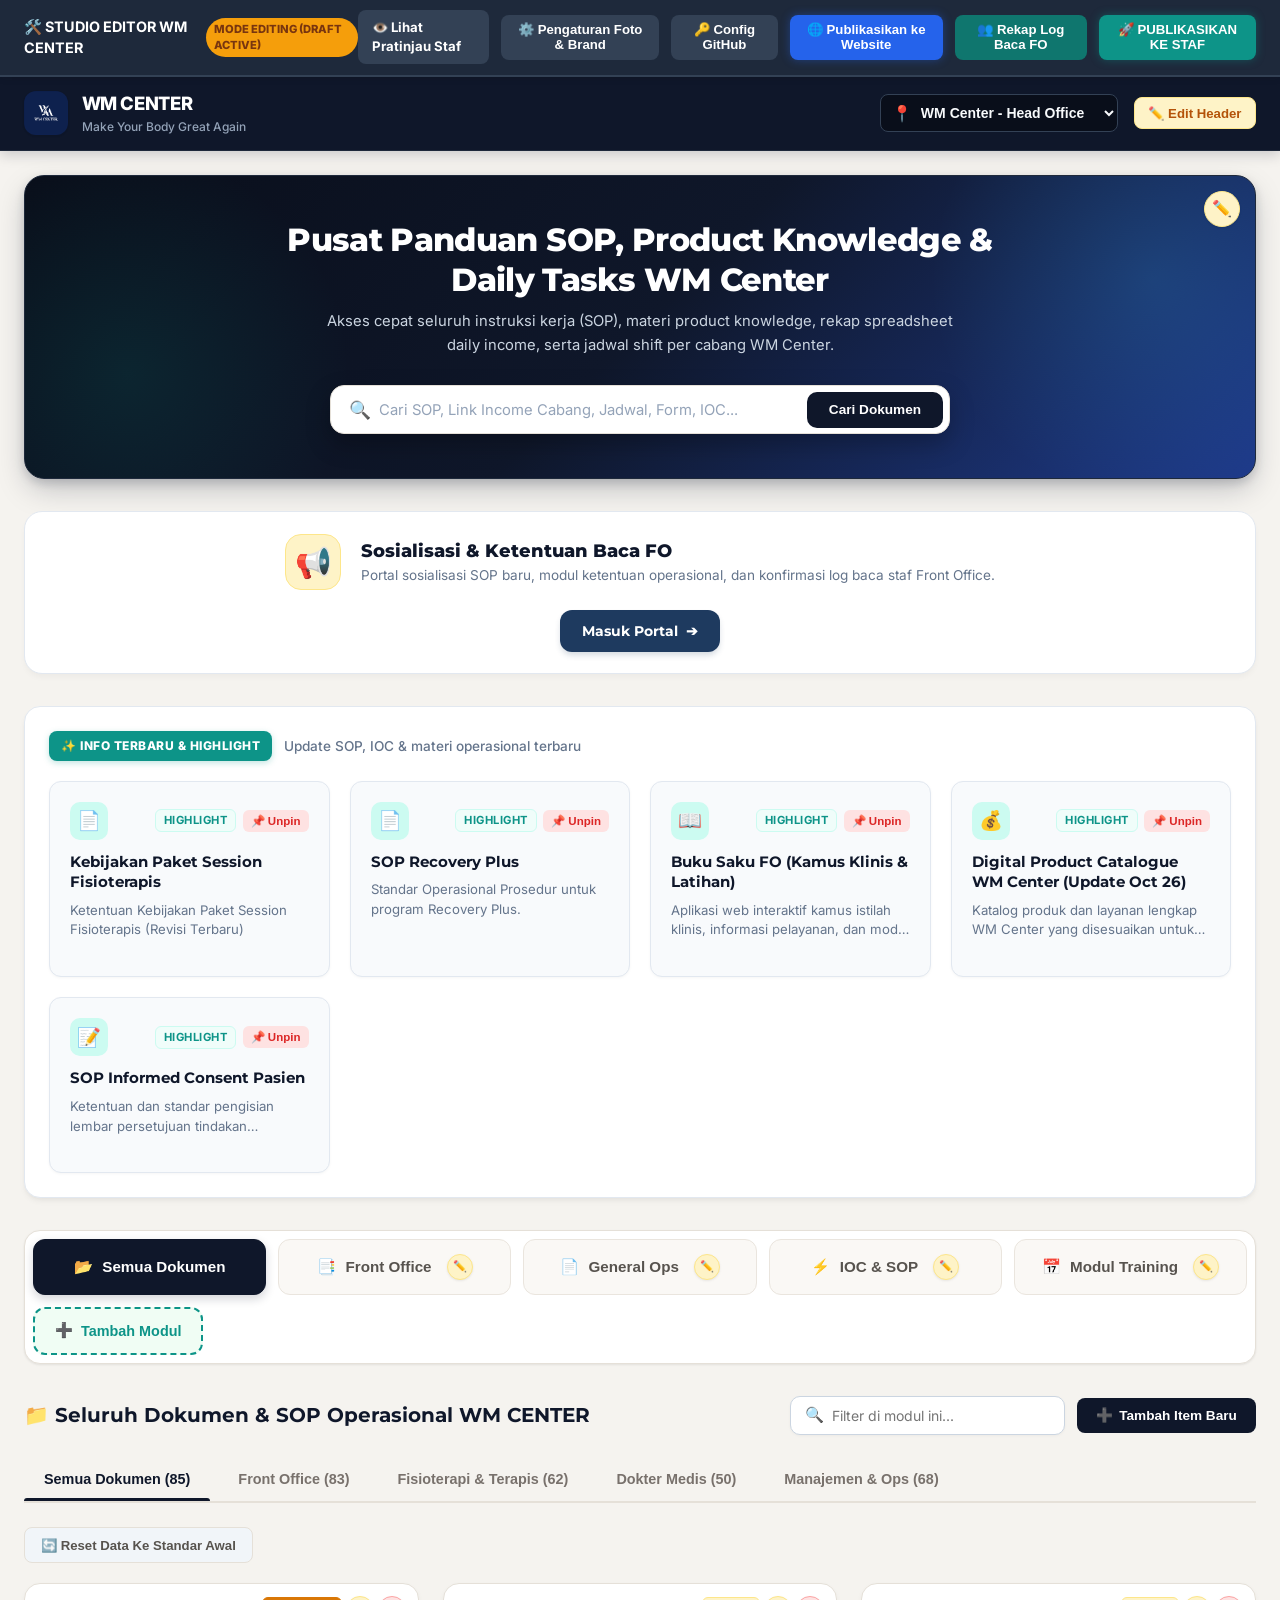
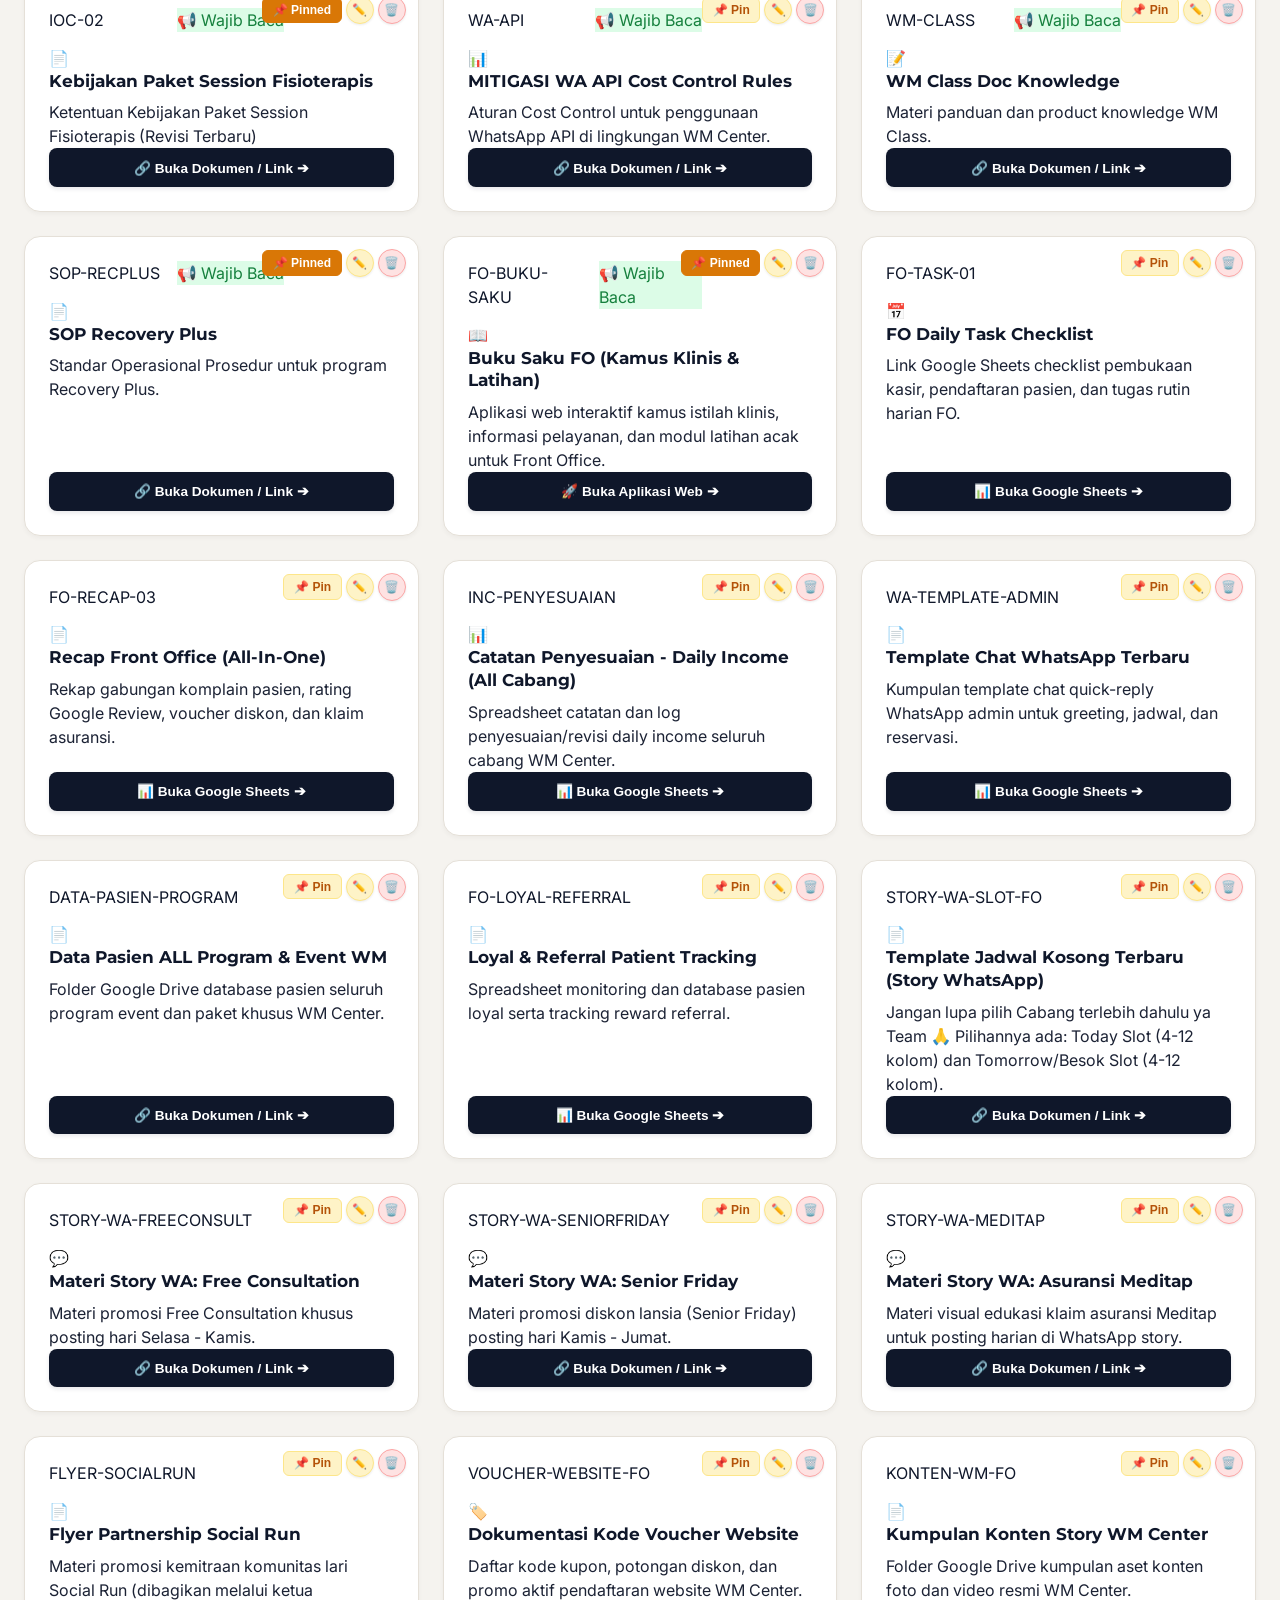
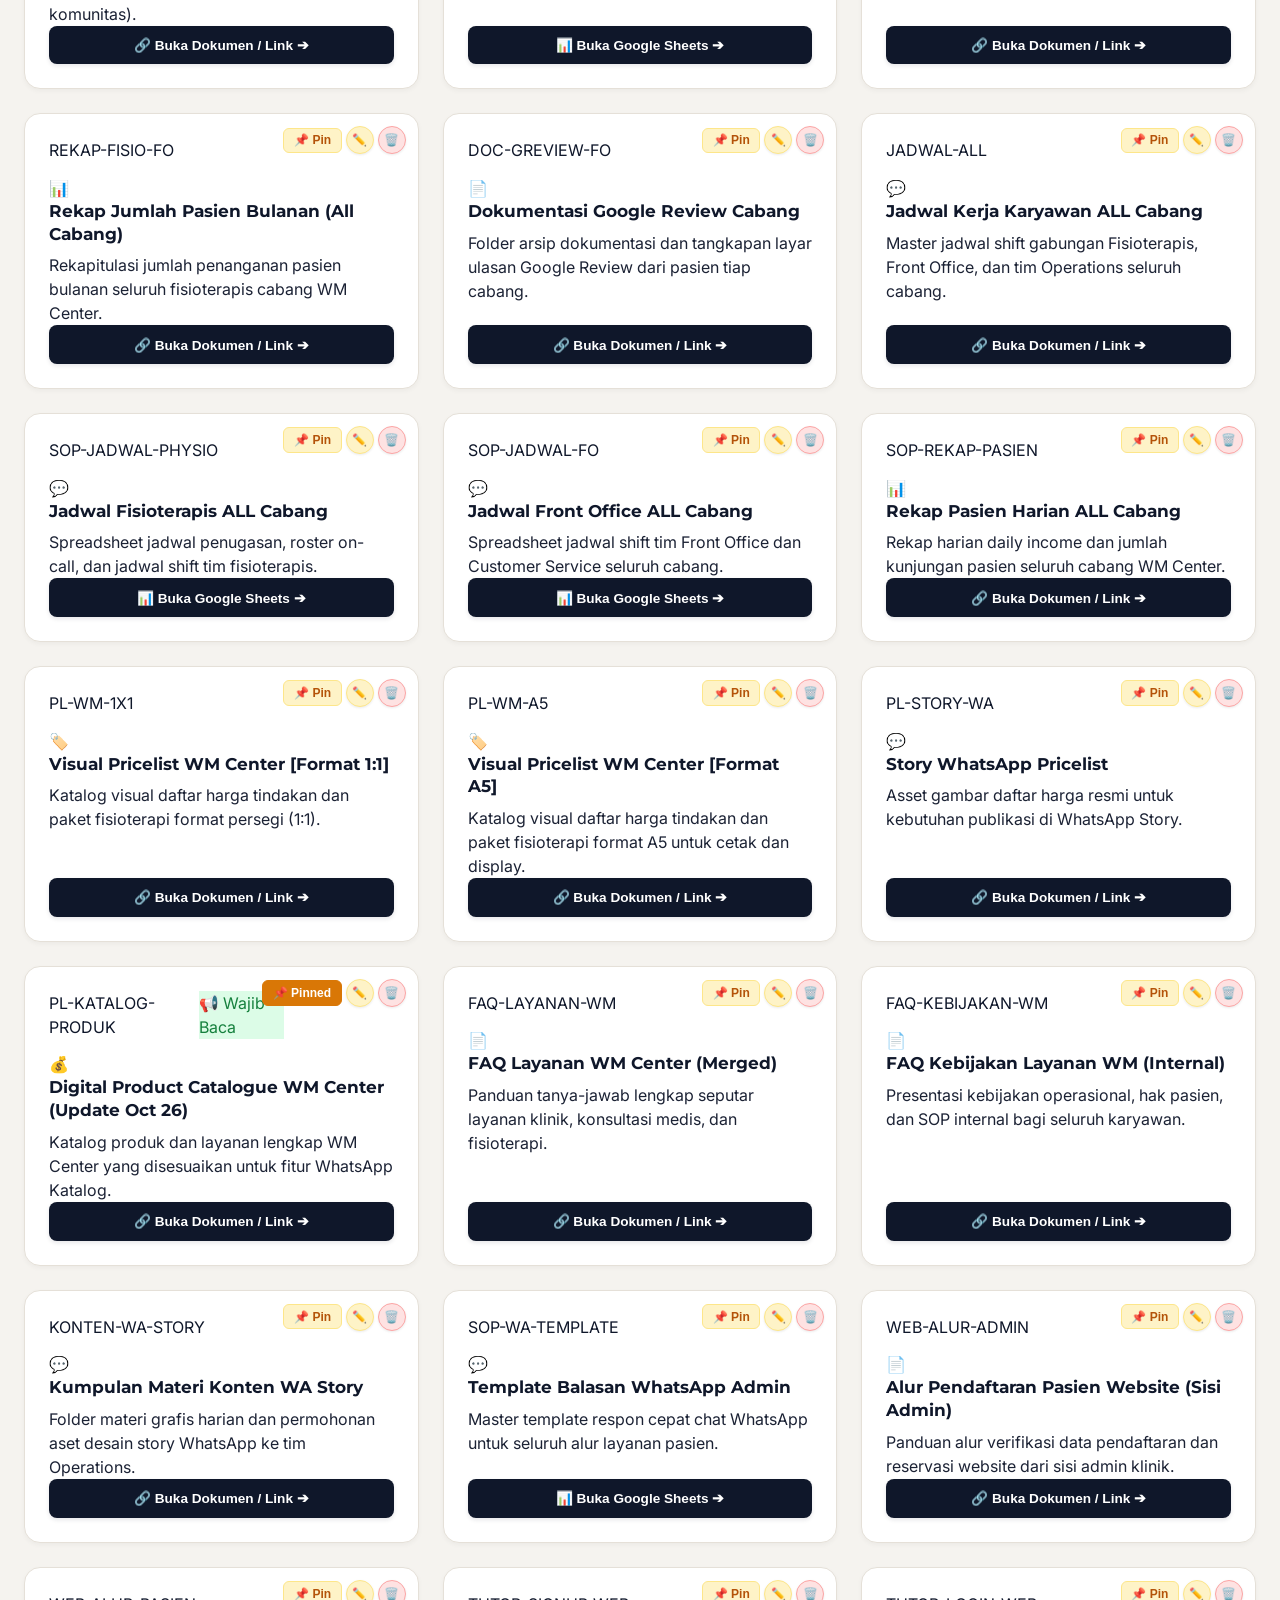
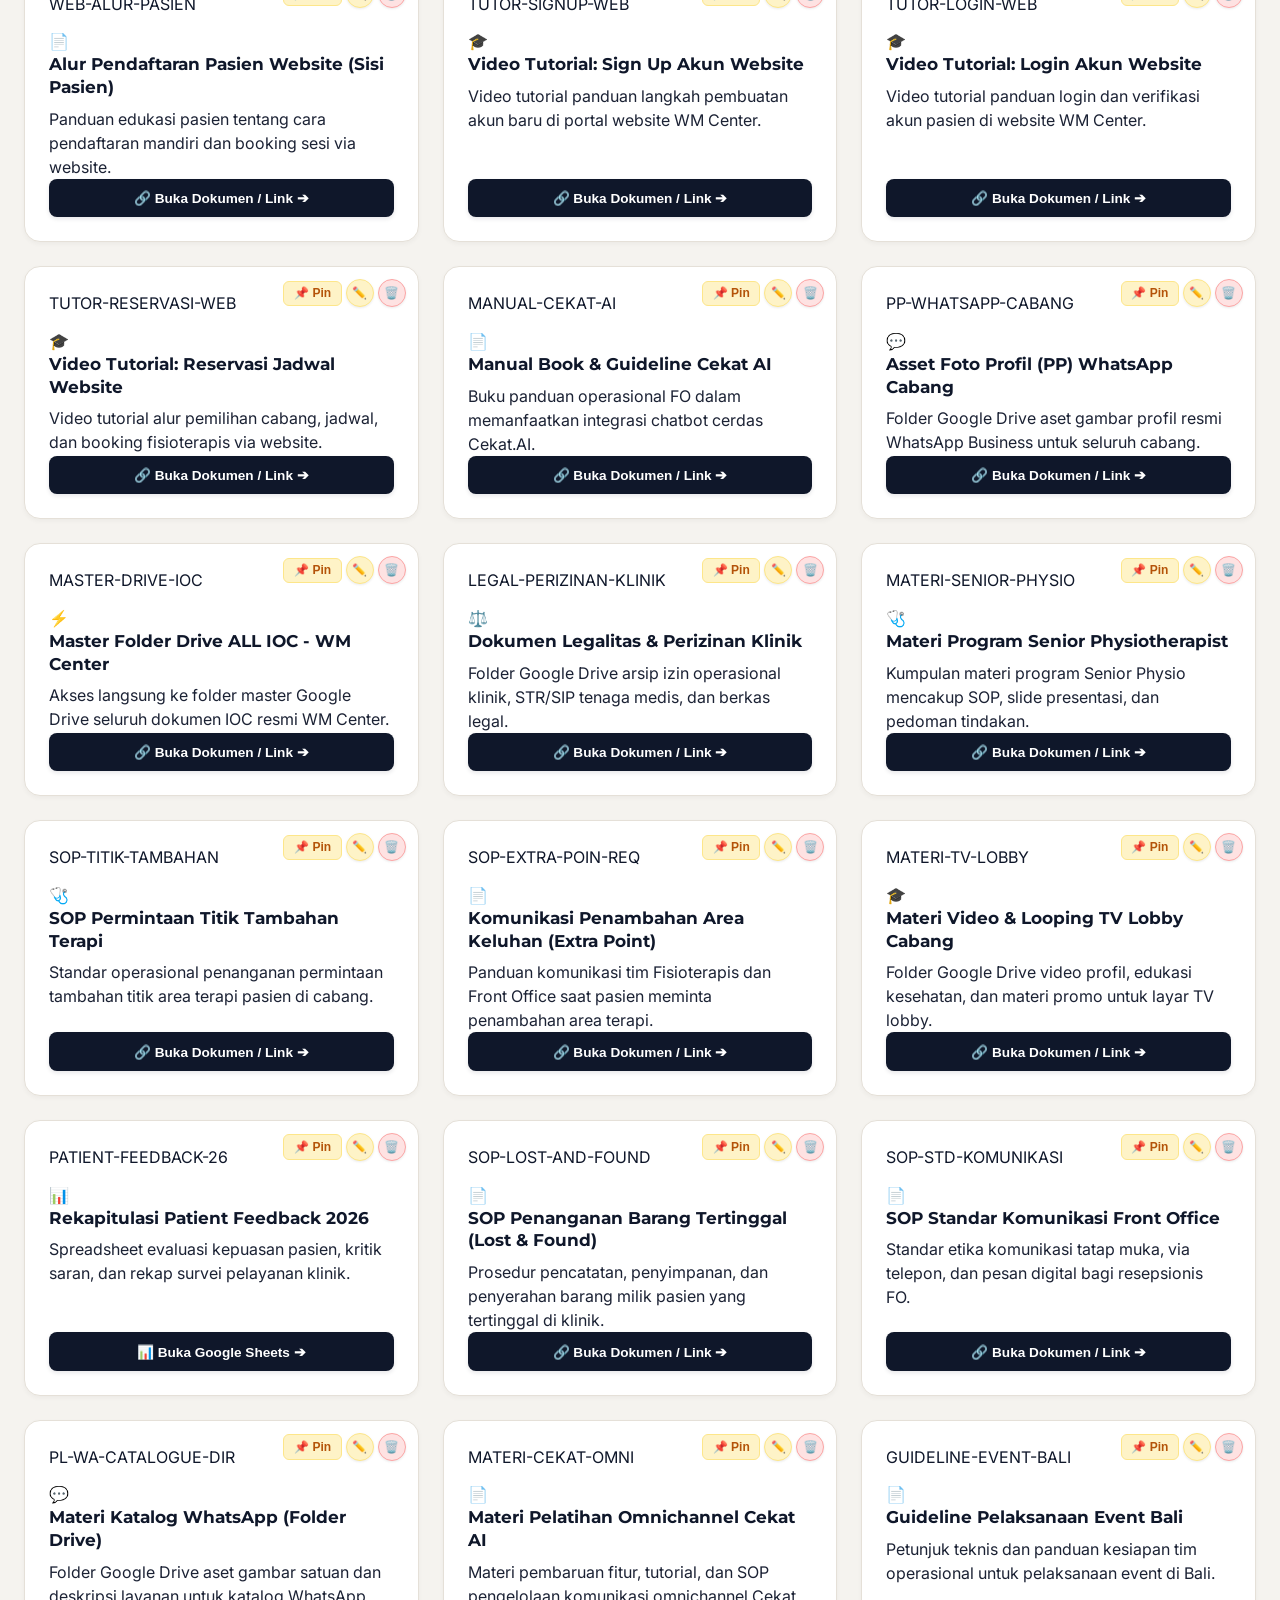
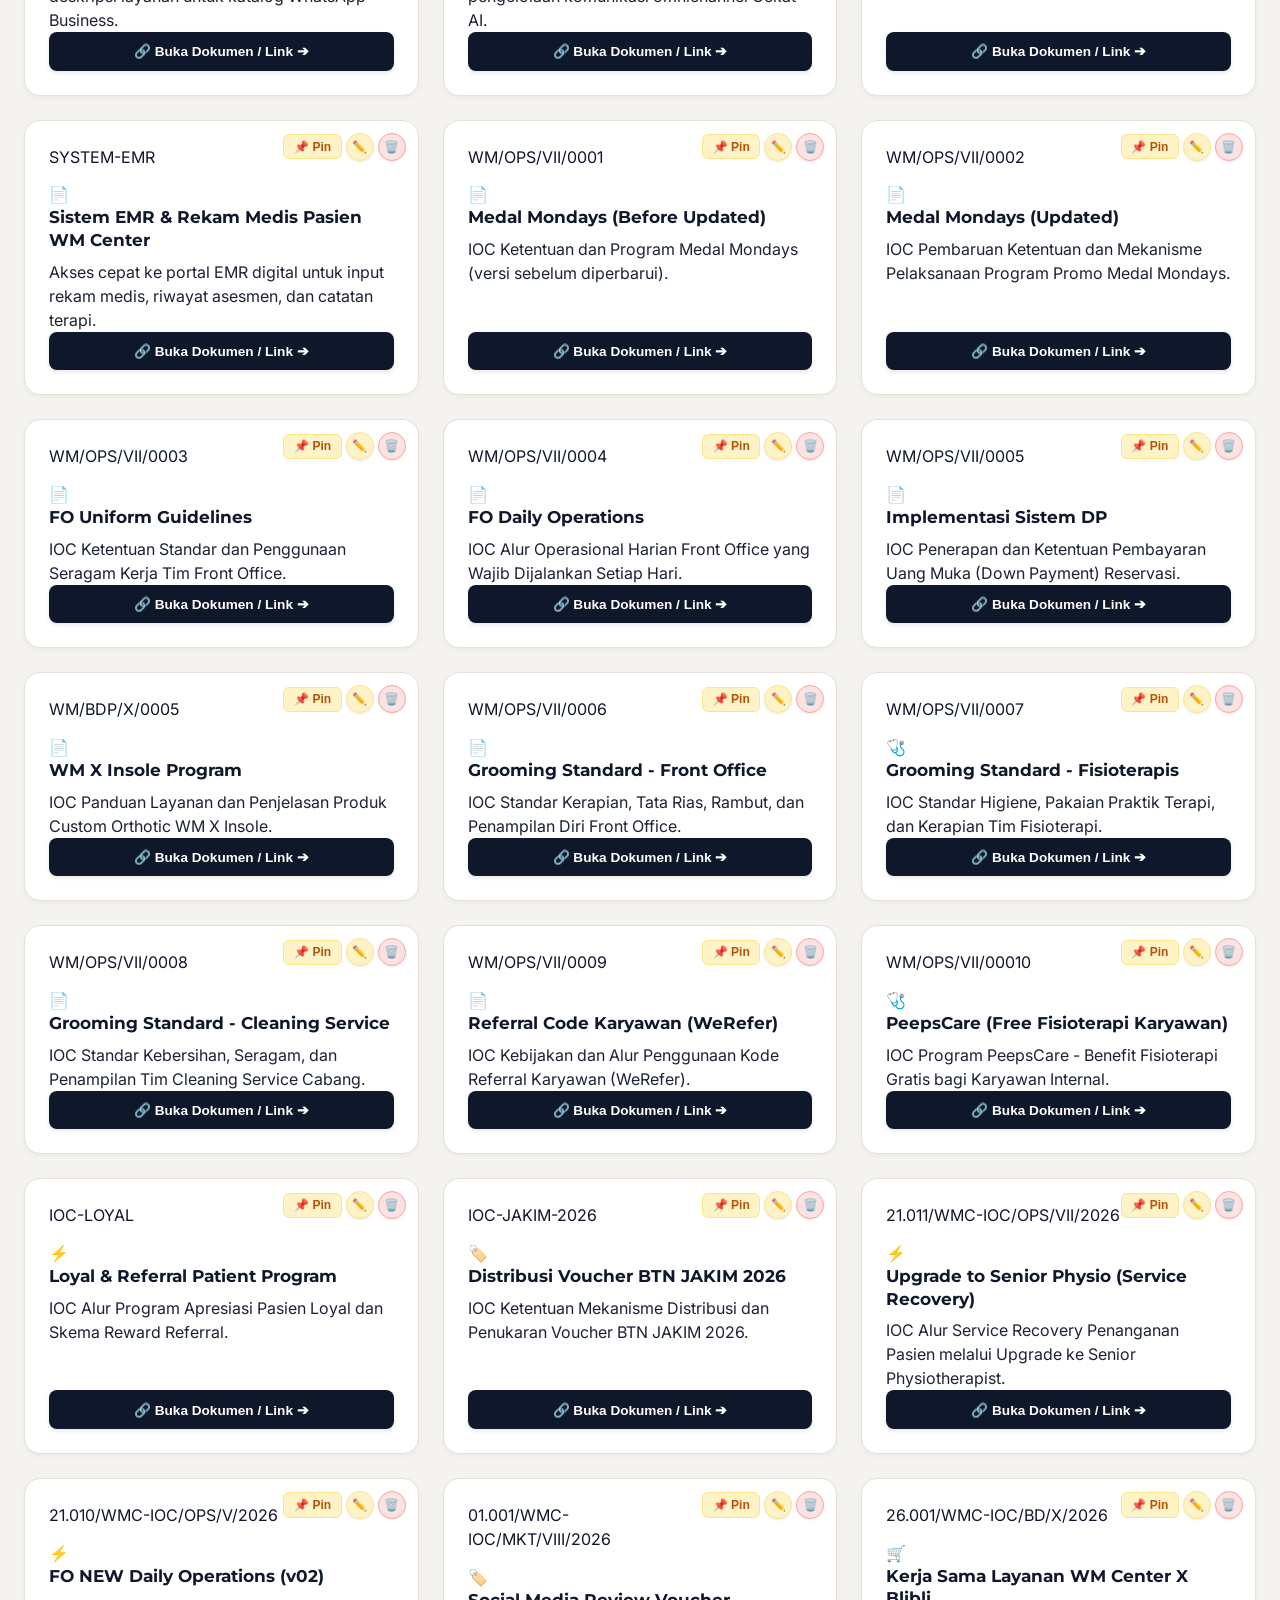
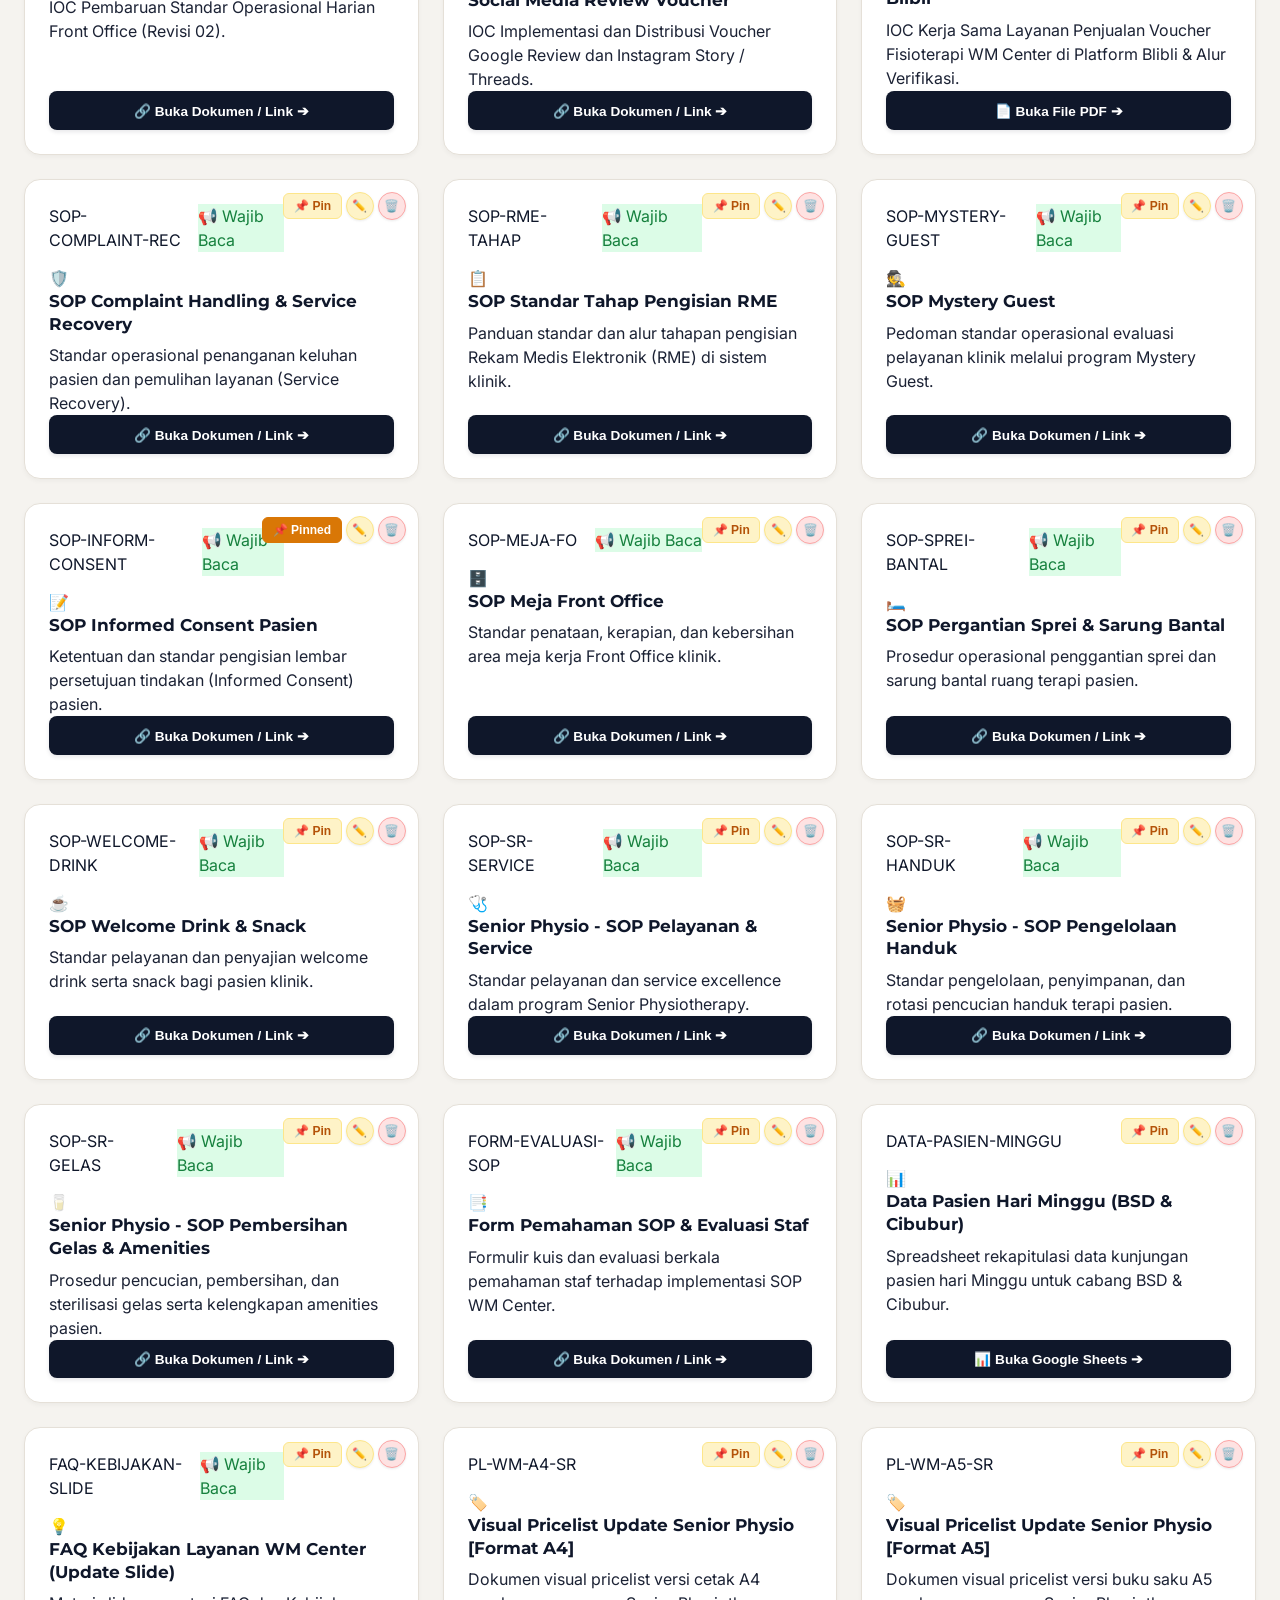
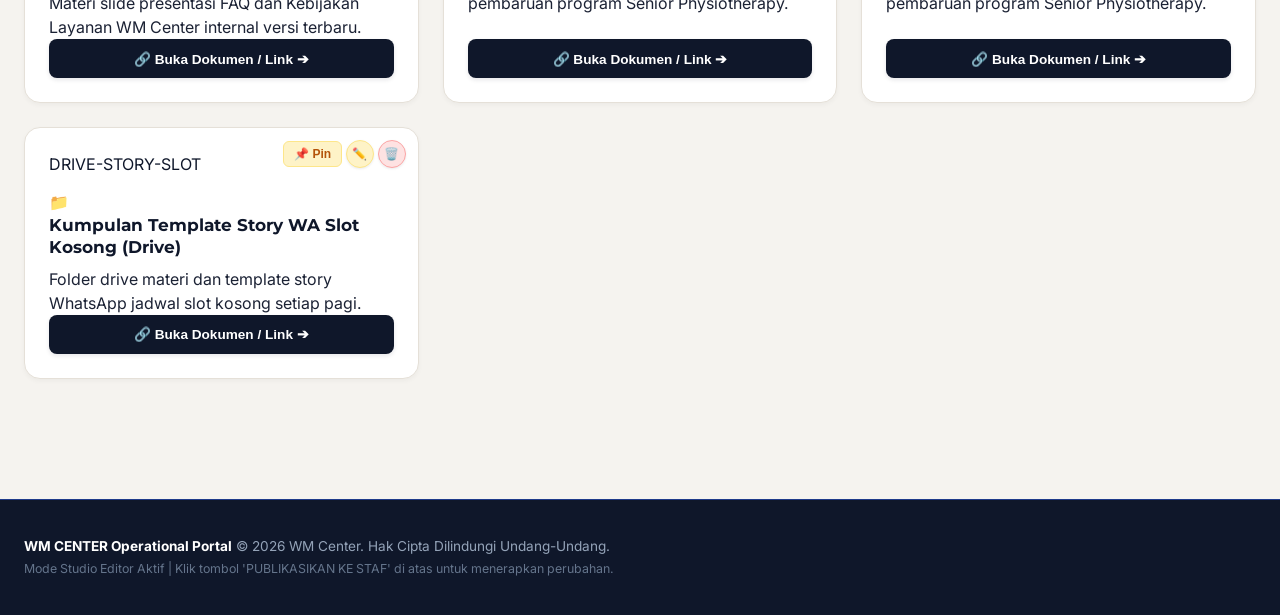
<file: editor.html>
﻿<!DOCTYPE html>
<html lang="id">
<head>
  <meta charset="UTF-8" />
  <meta http-equiv="Cache-Control" content="no-cache, no-store, must-revalidate" />
  <meta http-equiv="Pragma" content="no-cache" />
  <meta http-equiv="Expires" content="0" />
  <meta name="viewport" content="width=device-width, initial-scale=1.0" />
  <title>Studio Editor | WM Center Dashboard Manager</title>
  <link rel="icon" id="faviconImg" href="[data-uri]" />
  <style>
/* Modern WM Center ClinicOps Design System & Studio Editor */
@import url('https://fonts.googleapis.com/css2?family=Inter:wght@300;400;500;600;700&family=Montserrat:wght@500;600;700;800&display=swap');

:root {
  --primary: #0F172A;
  --primary-hover: #1E293B;
  --primary-light: #EDE8DF;
  --secondary: #0F172A;
  --text-main: #0F172A;
  --text-muted: #57534E;
  --text-light: #78716C;
  --bg-main: #F5F3EF;
  --card-bg: #FFFFFF;
  --border-color: #E5E0D8;
  
  --success: #059669;
  --success-light: #D1FAE5;
  --warning: #D97706;
  --warning-light: #FEF3C7;
  --danger: #DC2626;
  --danger-light: #FEE2E2;
  --info: #0284C7;
  --info-light: #E0F2FE;

  --radius-sm: 8px;
  --radius-md: 12px;
  --radius-lg: 16px;
  --radius-xl: 24px;

  --shadow-sm: 0 1px 3px rgba(28, 25, 23, 0.05), 0 1px 2px rgba(28, 25, 23, 0.03);
  --shadow-md: 0 4px 6px -1px rgba(28, 25, 23, 0.07), 0 2px 4px -1px rgba(28, 25, 23, 0.04);
  --shadow-lg: 0 10px 15px -3px rgba(28, 25, 23, 0.09), 0 4px 6px -2px rgba(28, 25, 23, 0.04);
  --shadow-xl: 0 20px 25px -5px rgba(28, 25, 23, 0.12), 0 10px 10px -5px rgba(28, 25, 23, 0.04);

  --transition: all 0.2s cubic-bezier(0.4, 0, 0.2, 1);
}

* {
  box-sizing: border-box;
  margin: 0;
  padding: 0;
}

body {
  font-family: 'Inter', -apple-system, BlinkMacSystemFont, sans-serif;
  background-color: var(--bg-main);
  color: var(--text-main);
  line-height: 1.5;
  -webkit-font-smoothing: antialiased;
}

h1, h2, h3, h4, h5, h6 {
  font-family: 'Montserrat', sans-serif;
  font-weight: 700;
  color: var(--secondary);
}

/* Studio Editor Top Header Bar */
.editor-top-bar {
  background-color: #1E293B;
  color: #FFFFFF;
  padding: 0.65rem 1.5rem;
  display: flex;
  align-items: center;
  justify-content: space-between;
  position: sticky;
  top: 0;
  z-index: 150;
  border-bottom: 2px solid #334155;
  box-shadow: var(--shadow-md);
}

.editor-title-badge {
  display: flex;
  align-items: center;
  gap: 0.6rem;
  font-weight: 700;
  font-size: 0.9rem;
}

.draft-pill {
  background: #F59E0B;
  color: #78350F;
  font-size: 0.7rem;
  font-weight: 800;
  padding: 0.15rem 0.5rem;
  border-radius: 999px;
  text-transform: uppercase;
}

.editor-actions {
  display: flex;
  align-items: center;
  gap: 0.75rem;
}

.btn-editor-action {
  padding: 0.45rem 0.85rem;
  border-radius: var(--radius-sm);
  font-size: 0.825rem;
  font-weight: 700;
  cursor: pointer;
  border: none;
  display: inline-flex;
  align-items: center;
  gap: 0.35rem;
  text-decoration: none;
  transition: var(--transition);
}

.btn-preview {
  background-color: #334155;
  color: #FFFFFF;
}

.btn-preview:hover {
  background-color: #475569;
}

.btn-publish {
  background-color: #0D9488;
  color: #FFFFFF;
  box-shadow: 0 0 10px rgba(13, 148, 136, 0.4);
}

.btn-publish:hover {
  background-color: #0F766E;
}

/* Layout */
.app-container {
  min-height: 100vh;
  display: flex;
  flex-direction: column;
}

/* Navbar */
.navbar {
  background-color: #0F172A;
  border-bottom: 1px solid #1E293B;
  box-shadow: 0 4px 12px rgba(15, 23, 42, 0.18);
}

.navbar-inner {
  max-width: 1320px;
  margin: 0 auto;
  padding: 0.85rem 1.5rem;
  display: flex;
  align-items: center;
  justify-content: space-between;
  gap: 1.5rem;
}

.brand {
  display: flex;
  align-items: center;
  gap: 0.85rem;
  text-decoration: none;
}

.brand-logo {
  width: 44px;
  height: 44px;
  border-radius: var(--radius-md);
  object-fit: cover;
  box-shadow: var(--shadow-sm);
}

.brand-info {
  display: flex;
  flex-direction: column;
}

.brand-title {
  font-size: 1.15rem;
  font-weight: 800;
  letter-spacing: -0.02em;
  color: #FFFFFF;
}

.brand-subtitle {
  font-size: 0.75rem;
  color: #94A3B8;
  font-weight: 500;
}

.nav-controls {
  display: flex;
  align-items: center;
  gap: 1rem;
}

.branch-select-wrapper {
  position: relative;
  display: flex;
  align-items: center;
}

.select-icon {
  position: absolute;
  left: 0.75rem;
  color: #38BDF8;
  pointer-events: none;
  font-size: 1rem;
}

.branch-select {
  padding: 0.55rem 1rem 0.55rem 2.25rem;
  border: 1px solid #334155;
  border-radius: var(--radius-sm);
  background-color: #090E1A;
  color: #F8FAFC;
  font-weight: 600;
  font-size: 0.875rem;
  cursor: pointer;
  outline: none;
  transition: var(--transition);
}

.branch-select:hover {
  border-color: #64748B;
}

.role-pills {
  display: flex;
  background-color: #090E1A;
  border: 1px solid #334155;
  padding: 3px;
  border-radius: var(--radius-md);
  gap: 2px;
}

.role-pill {
  padding: 0.45rem 0.85rem;
  border: none;
  background: transparent;
  color: #94A3B8;
  font-size: 0.825rem;
  font-weight: 600;
  border-radius: var(--radius-sm);
  cursor: pointer;
  transition: var(--transition);
}

.role-pill.active {
  background-color: #1E293B;
  color: #FFFFFF;
  box-shadow: 0 1px 3px rgba(0, 0, 0, 0.3);
}

.role-pill:hover:not(.active) {
  color: #F8FAFC;
}

/* Main Content */
.main-content {
  max-width: 1320px;
  width: 100%;
  margin: 0 auto;
  padding: 1.5rem;
  flex: 1;
}

/* Sleek Operational Hero Header (Midnight & Warm Cream) */
.ops-hero-section {
  background: linear-gradient(135deg, #090E1A 0%, #0F172A 50%, #1E3A8A 100%);
  border-radius: 20px;
  padding: 2.75rem 2rem;
  margin-bottom: 2rem;
  color: #FFFFFF;
  box-shadow: 0 12px 30px -4px rgba(15, 23, 42, 0.25), 0 4px 10px rgba(15, 23, 42, 0.15);
  position: relative;
  overflow: hidden;
  text-align: center;
  border: 1px solid #1E293B;
}

.ops-hero-section::before {
  content: "";
  position: absolute;
  top: -40%;
  right: -10%;
  width: 450px;
  height: 450px;
  background: radial-gradient(circle, rgba(56, 189, 248, 0.15) 0%, transparent 70%);
  pointer-events: none;
}

.ops-hero-section::after {
  content: "";
  position: absolute;
  bottom: -40%;
  left: -10%;
  width: 450px;
  height: 450px;
  background: radial-gradient(circle, rgba(13, 148, 136, 0.15) 0%, transparent 70%);
  pointer-events: none;
}

.ops-hero-content {
  position: relative;
  z-index: 2;
  max-width: 780px;
  margin: 0 auto;
}

.ops-live-badge {
  display: inline-flex;
  align-items: center;
  gap: 0.5rem;
  background: rgba(255, 255, 255, 0.12);
  backdrop-filter: blur(8px);
  padding: 0.35rem 0.95rem;
  border-radius: 999px;
  font-size: 0.775rem;
  font-weight: 600;
  margin-bottom: 1rem;
  border: 1px solid rgba(255, 255, 255, 0.2);
  color: #E2E8F0;
}

.ops-live-dot {
  width: 8px;
  height: 8px;
  border-radius: 50%;
  background-color: #38BDF8;
  box-shadow: 0 0 10px #38BDF8;
  animation: pulseDot 2s infinite;
}

@keyframes pulseDot {
  0% { opacity: 1; transform: scale(1); }
  50% { opacity: 0.4; transform: scale(0.85); }
  100% { opacity: 1; transform: scale(1); }
}

.ops-hero-title {
  font-size: 2rem;
  font-weight: 800;
  color: #FFFFFF;
  line-height: 1.25;
  margin-bottom: 0.65rem;
  letter-spacing: -0.02em;
}

.ops-hero-subtitle {
  font-size: 0.925rem;
  color: #CBD5E1;
  line-height: 1.6;
  margin-bottom: 1.75rem;
  max-width: 640px;
  margin-left: auto;
  margin-right: auto;
}

.ops-search-bar {
  display: flex;
  align-items: center;
  gap: 0.5rem;
  background: #FFFFFF;
  padding: 0.35rem 0.4rem 0.35rem 1.15rem;
  border-radius: 14px;
  box-shadow: 0 10px 25px rgba(0, 0, 0, 0.25);
  max-width: 620px;
  margin: 0 auto;
  border: 1px solid #E5E0D8;
}

.ops-search-icon {
  font-size: 1.1rem;
  color: #64748B;
}

.ops-search-input {
  flex: 1;
  border: none;
  outline: none;
  font-size: 0.925rem;
  font-family: inherit;
  color: #0F172A;
  background: transparent;
  padding: 0.45rem 0;
}

.ops-search-input::placeholder {
  color: #94A3B8;
}

.btn-ops-search {
  background: #0F172A;
  color: #FFFFFF;
  border: none;
  padding: 0.65rem 1.35rem;
  border-radius: 10px;
  font-weight: 700;
  font-size: 0.85rem;
  cursor: pointer;
  transition: all 0.2s ease;
  white-space: nowrap;
}

.btn-ops-search:hover {
  background: #1E293B;
  box-shadow: 0 4px 12px rgba(15, 23, 42, 0.4);
}

@media (max-width: 768px) {
  .ops-hero-section {
    padding: 2rem 1.25rem;
  }
  .ops-hero-title {
    font-size: 1.5rem;
  }
  .ops-search-bar {
    flex-direction: column;
    padding: 0.75rem;
    gap: 0.75rem;
  }
  .btn-ops-search {
    width: 100%;
  }
}

/* Primary Navigation Module Tabs */
.module-tabs {
  display: flex;
  gap: 0.75rem;
  margin-bottom: 2rem;
  background: #FFFFFF;
  padding: 0.5rem;
  border-radius: var(--radius-lg);
  border: 1px solid var(--border-color);
  box-shadow: var(--shadow-sm);
  flex-wrap: wrap;
}

.module-tab-btn {
  flex: 1;
  min-width: 200px;
  padding: 0.85rem 1.25rem;
  border: 1px solid #EAE5DE;
  background: #FAF8F5;
  color: #57534E;
  font-size: 0.95rem;
  font-weight: 700;
  border-radius: var(--radius-md);
  cursor: pointer;
  display: flex;
  align-items: center;
  justify-content: center;
  gap: 0.6rem;
  transition: var(--transition);
}

.module-tab-btn.active {
  background-color: #0F172A;
  color: #FFFFFF;
  border-color: #0F172A;
  box-shadow: 0 4px 10px rgba(15, 23, 42, 0.18);
}

.module-tab-btn:hover:not(.active) {
  background-color: #EDE8DF;
  color: #0F172A;
  border-color: #D6CEC3;
}

/* Edit Pencil on Module Tabs */
.btn-edit-moduletab {
  position: relative !important;
  top: auto !important;
  right: auto !important;
  display: inline-flex !important;
  margin-left: 0.35rem;
  flex-shrink: 0;
}

/* Category Filter Tabs */
.sop-section {
  margin-bottom: 3rem;
}

.category-tabs {
  display: flex;
  gap: 0.5rem;
  border-bottom: 2px solid #E5E0D8;
  margin-bottom: 1.5rem;
  overflow-x: auto;
  padding-bottom: 2px;
}

.tab-btn {
  padding: 0.75rem 1.25rem;
  background: none;
  border: none;
  font-size: 0.9rem;
  font-weight: 600;
  color: #78716C;
  cursor: pointer;
  position: relative;
  white-space: nowrap;
  transition: var(--transition);
}

.tab-btn.active {
  color: #0F172A;
  font-weight: 700;
}

.tab-btn.active::after {
  content: '';
  position: absolute;
  bottom: -2px;
  left: 0;
  right: 0;
  height: 3px;
  background-color: #0F172A;
  border-radius: 3px 3px 0 0;
}

.tab-btn:hover:not(.active) {
  color: #0F172A;
}

/* Content Grid & Cards */
.content-grid {
  display: grid;
  grid-template-columns: repeat(auto-fill, minmax(320px, 1fr));
  gap: 1.5rem;
}

.item-card {
  background: #FFFFFF;
  border: 1px solid var(--border-color);
  border-radius: var(--radius-lg);
  padding: 1.5rem;
  box-shadow: 0 2px 5px rgba(28, 25, 23, 0.04);
  display: flex;
  flex-direction: column;
  justify-content: space-between;
  transition: var(--transition);
  position: relative;
}

.item-card:hover {
  transform: translateY(-3px);
  box-shadow: 0 10px 20px -3px rgba(15, 23, 42, 0.1);
  border-color: #D6CEC3;
}

.card-top {
  display: flex;
  align-items: flex-start;
  justify-content: space-between;
  margin-bottom: 0.85rem;
  gap: 0.5rem;
}

.card-badges-wrapper {
  display: flex;
  flex-wrap: wrap;
  gap: 0.35rem;
  align-items: center;
  flex: 1;
}

/* Multi-category Checkbox Chips */
.form-categories-checkbox-grid {
  display: flex;
  flex-wrap: wrap;
  gap: 0.5rem;
  background: #F8FAFC;
  border: 1px solid var(--border-color);
  padding: 0.6rem 0.75rem;
  border-radius: var(--radius-sm);
  min-height: 44px;
}

.category-chip-checkbox {
  display: inline-flex;
  align-items: center;
  gap: 0.4rem;
  background: #FFFFFF;
  border: 1px solid #CBD5E1;
  padding: 0.35rem 0.65rem;
  border-radius: 999px;
  font-size: 0.8rem;
  font-weight: 600;
  cursor: pointer;
  user-select: none;
  transition: var(--transition);
}

.category-chip-checkbox:hover {
  border-color: var(--primary);
  background: var(--primary-light);
}

.category-chip-checkbox input[type="checkbox"] {
  cursor: pointer;
  accent-color: var(--primary);
  width: 15px;
  height: 15px;
  margin: 0;
}

.category-chip-checkbox.checked {
  background: var(--primary-light);
  border-color: #99F6E4;
  color: var(--primary-hover);
}

.card-badge {
  font-size: 0.725rem;
  font-weight: 700;
  text-transform: uppercase;
  letter-spacing: 0.05em;
  padding: 0.25rem 0.6rem;
  border-radius: var(--radius-sm);
}

.badge-fo { background: #E0F2FE; color: #0369A1; }
.badge-physio { background: #CCFBF1; color: #0F766E; }
.badge-doctor { background: #F3E8FF; color: #6B21A8; }
.badge-management { background: #FEF3C7; color: #B45309; }
.badge-emerald { background: #D1FAE5; color: #065F46; }
.badge-rose { background: #FFE4E6; color: #9F1239; }
.badge-cyan { background: #CFFAFE; color: #155E75; }
.badge-indigo { background: #E0E7FF; color: #3730A3; }
.badge-amber { background: #FEF3C7; color: #92400E; }
.badge-orange { background: #FFEDD5; color: #9A3412; }

.card-type-tag {
  font-size: 0.75rem;
  font-weight: 600;
  color: var(--text-light);
  font-family: monospace;
}

.card-title {
  font-size: 1.05rem;
  font-weight: 700;
  color: var(--secondary);
  margin-bottom: 0.5rem;
  line-height: 1.35;
}

.card-summary {
  font-size: 0.85rem;
  color: var(--text-muted);
  margin-bottom: 1.25rem;
  display: -webkit-box;
  -webkit-line-clamp: 3;
  -webkit-box-orient: vertical;
  overflow: hidden;
}

.btn-open-link {
  width: 100%;
  padding: 0.65rem;
  background-color: #0F172A;
  color: #FFFFFF;
  border: 1px solid transparent;
  border-radius: var(--radius-sm);
  font-weight: 700;
  font-size: 0.85rem;
  cursor: pointer;
  display: flex;
  align-items: center;
  justify-content: center;
  gap: 0.5rem;
  text-decoration: none;
  transition: var(--transition);
  box-shadow: 0 2px 4px rgba(15, 23, 42, 0.1);
}

.btn-open-link:hover {
  background-color: #1E293B;
  color: #FFFFFF;
  box-shadow: 0 4px 8px rgba(15, 23, 42, 0.2);
}

/* Inline Edit Pencil Buttons */
.btn-inline-edit {
  position: absolute;
  top: 8px;
  right: 8px;
  background: #FEF3C7;
  color: #B45309;
  border: 1px solid #FDE68A;
  width: 28px;
  height: 28px;
  border-radius: 50%;
  display: flex;
  align-items: center;
  justify-content: center;
  font-size: 0.75rem;
  cursor: pointer;
  box-shadow: var(--shadow-sm);
  z-index: 10;
  transition: var(--transition);
}

.btn-inline-edit:hover {
  background: #FDE68A;
  transform: scale(1.1);
}

.btn-inline-delete {
  position: absolute;
  top: 8px;
  right: 40px;
  background: #FEE2E2;
  color: #DC2626;
  border: 1px solid #FCA5A5;
  width: 28px;
  height: 28px;
  border-radius: 50%;
  display: flex;
  align-items: center;
  justify-content: center;
  font-size: 0.75rem;
  cursor: pointer;
  box-shadow: var(--shadow-sm);
  z-index: 10;
  transition: var(--transition);
}

.btn-inline-delete:hover {
  background: #FCA5A5;
  transform: scale(1.1);
}

/* SOP Controls Bar */
.admin-bar-controls {
  display: flex;
  align-items: center;
  gap: 0.75rem;
  margin-bottom: 1rem;
  flex-wrap: wrap;
}

.btn-add-sop {
  background-color: var(--primary);
  color: white;
  border: none;
  padding: 0.6rem 1.2rem;
  border-radius: var(--radius-sm);
  font-weight: 700;
  font-size: 0.85rem;
  cursor: pointer;
  display: inline-flex;
  align-items: center;
  gap: 0.4rem;
  transition: var(--transition);
}

.btn-add-sop:hover {
  background-color: var(--primary-hover);
}

.btn-reset-sops {
  background-color: #F1F5F9;
  color: var(--text-muted);
  border: 1px solid var(--border-color);
  padding: 0.6rem 1rem;
  border-radius: var(--radius-sm);
  font-weight: 600;
  font-size: 0.825rem;
  cursor: pointer;
  transition: var(--transition);
}

.btn-reset-sops:hover {
  background-color: #E2E8F0;
  color: var(--secondary);
}

/* Form Modal Elements */
.form-group {
  margin-bottom: 1.15rem;
  display: flex;
  flex-direction: column;
  gap: 0.4rem;
}

.form-label {
  font-size: 0.85rem;
  font-weight: 700;
  color: var(--secondary);
}

.form-input, .form-select, .form-textarea {
  width: 100%;
  padding: 0.65rem 0.85rem;
  border: 1px solid var(--border-color);
  border-radius: var(--radius-sm);
  font-size: 0.9rem;
  font-family: inherit;
  outline: none;
  transition: var(--transition);
}

.form-input:focus, .form-select:focus, .form-textarea:focus {
  border-color: var(--primary);
  box-shadow: 0 0 0 3px rgba(13, 148, 136, 0.15);
}

.form-textarea {
  min-height: 100px;
  resize: vertical;
}

.modal-footer-actions {
  display: flex;
  justify-content: flex-end;
  gap: 0.75rem;
  padding-top: 1.25rem;
  border-top: 1px solid var(--border-color);
  margin-top: 1.5rem;
}

/* Modal Drawer */
.modal-overlay {
  position: fixed;
  inset: 0;
  background: rgba(15, 23, 42, 0.6);
  backdrop-filter: blur(4px);
  z-index: 200;
  display: flex;
  align-items: center;
  justify-content: center;
  opacity: 0;
  pointer-events: none;
  transition: var(--transition);
  padding: 1.5rem;
}

.modal-overlay.active {
  opacity: 1;
  pointer-events: auto;
}

.modal-box {
  background: var(--card-bg);
  border-radius: var(--radius-xl);
  max-width: 720px;
  width: 100%;
  max-height: 85vh;
  display: flex;
  flex-direction: column;
  box-shadow: var(--shadow-xl);
  overflow: hidden;
  transform: translateY(20px);
  transition: var(--transition);
}

.modal-overlay.active .modal-box {
  transform: translateY(0);
}

.modal-header {
  padding: 1.5rem 1.75rem;
  border-bottom: 1px solid var(--border-color);
  display: flex;
  align-items: center;
  justify-content: space-between;
}

.modal-close {
  background: #F1F5F9;
  border: none;
  width: 36px;
  height: 36px;
  border-radius: 50%;
  cursor: pointer;
  display: flex;
  align-items: center;
  justify-content: center;
  font-size: 1.2rem;
  color: var(--text-muted);
  transition: var(--transition);
}

.modal-close:hover {
  background: #E2E8F0;
  color: var(--secondary);
}

.modal-body {
  padding: 1.75rem;
  overflow-y: auto;
  font-size: 0.925rem;
  color: var(--text-main);
  line-height: 1.6;
}

.notice-box {
  background: #FEF2F2;
  border-left: 4px solid #EF4444;
  padding: 0.85rem 1rem;
  border-radius: 0 var(--radius-sm) var(--radius-sm) 0;
  margin: 1rem 0;
  font-size: 0.85rem;
  color: #991B1B;
}

/* Footer */
.footer {
  background-color: var(--secondary);
  color: #94A3B8;
  padding: 2rem 1.5rem;
  border-top: 1px solid var(--border-color);
  text-align: center;
  font-size: 0.85rem;
}

.footer strong {
  color: #FFFFFF;
}

.admin-link {
  color: #0D9488;
  text-decoration: none;
  font-weight: 600;
}

.admin-link:hover {
  text-decoration: underline;
}

/* Toast Notification */
.toast {
  position: fixed;
  top: 1.5rem;
  right: 1.5rem;
  background: #0F172A;
  color: #FFFFFF;
  padding: 1rem 1.75rem;
  border-radius: 14px;
  font-weight: 700;
  font-size: 0.925rem;
  box-shadow: 0 20px 35px -10px rgba(0, 0, 0, 0.45), 0 0 0 1.5px rgba(255, 255, 255, 0.15);
  border-left: 5px solid #10B981;
  z-index: 9999999 !important;
  opacity: 0;
  transform: translateY(-25px) scale(0.95);
  transition: all 0.3s cubic-bezier(0.16, 1, 0.3, 1);
  pointer-events: auto;
  display: flex;
  align-items: center;
  gap: 0.75rem;
}

.toast.show {
  opacity: 1;
  transform: translateY(0) scale(1);
}

/* Responsive */
@media (max-width: 900px) {
  .navbar-inner {
    flex-direction: column;
    align-items: stretch;
  }
  .nav-controls {
    flex-wrap: wrap;
  }
  .hero-card {
    min-height: auto;
  }
  .hero-title {
    font-size: 1.5rem;
  }
}

/* Quick Emoji Picker & Module Tabs Button */
.btn-quick-emoji {
  background: #FFFFFF;
  border: 1px solid #CBD5E1;
  border-radius: 6px;
  padding: 0.25rem 0.45rem;
  font-size: 1.1rem;
  cursor: pointer;
  transition: all 0.15s ease;
}
.btn-quick-emoji:hover {
  background: #E2E8F0;
  transform: scale(1.15);
}

.btn-add-module-tab {
  flex: 0 0 auto;
  min-width: 140px;
  padding: 0.85rem 1.25rem;
  border: 2px dashed #0D9488;
  background: #F0FDF4;
  color: #0D9488;
  font-size: 0.9rem;
  font-weight: 700;
  border-radius: var(--radius-md);
  cursor: pointer;
  display: flex;
  align-items: center;
  justify-content: center;
  gap: 0.5rem;
  transition: var(--transition);
}
.btn-add-module-tab:hover {
  background: #DCFCE7;
  border-color: #059669;
}

/* Drag & Drop Module Tabs feedback */
.module-tab-btn[draggable="true"] {
  cursor: grab;
}
.module-tab-btn.dragging {
  opacity: 0.4;
  border: 2px dashed #0D9488 !important;
  cursor: grabbing;
}
.module-tab-btn.drag-over {
  border-color: #059669 !important;
  background-color: #ECFDF5 !important;
  transform: scale(1.03);
}

/* FEATURED / LATEST INFO SECTION STYLING */
.latest-info-section {
  margin-bottom: 2rem;
  background: #FFFFFF;
  border: 1px solid #E2E8F0;
  border-radius: 16px;
  padding: 1.5rem;
  box-shadow: 0 4px 6px -1px rgba(0, 0, 0, 0.05), 0 2px 4px -1px rgba(0, 0, 0, 0.03);
}

.latest-info-header {
  display: flex;
  justify-content: space-between;
  align-items: center;
  margin-bottom: 1.25rem;
  flex-wrap: wrap;
  gap: 0.5rem;
}

.latest-info-title-box {
  display: flex;
  align-items: center;
  gap: 0.75rem;
  flex-wrap: wrap;
}

.badge-latest-info {
  background: #0D9488;
  color: #FFFFFF;
  font-size: 0.75rem;
  font-weight: 800;
  padding: 0.35rem 0.75rem;
  border-radius: 8px;
  letter-spacing: 0.5px;
  box-shadow: 0 2px 6px rgba(13, 148, 136, 0.25);
}

.latest-info-subtitle {
  font-size: 0.85rem;
  font-weight: 500;
  color: #64748B;
}

.latest-info-grid {
  display: grid;
  grid-template-columns: repeat(auto-fill, minmax(280px, 1fr));
  gap: 1.25rem;
}

.latest-info-card {
  background: #F8FAFC;
  border: 1px solid #E2E8F0;
  border-radius: 12px;
  padding: 1.25rem;
  position: relative;
  display: flex;
  flex-direction: column;
  transition: all 0.2s cubic-bezier(0.4, 0, 0.2, 1);
  box-shadow: 0 1px 3px rgba(0, 0, 0, 0.04);
}

.latest-info-card:hover {
  background: #FFFFFF;
  transform: translateY(-3px);
  box-shadow: 0 10px 25px -3px rgba(13, 148, 136, 0.15), 0 4px 6px -2px rgba(0, 0, 0, 0.04);
  border-color: #0D9488;
}

.latest-info-card-top {
  display: flex;
  align-items: center;
  justify-content: space-between;
  margin-bottom: 0.75rem;
}

.latest-info-icon-badge {
  width: 38px;
  height: 38px;
  border-radius: 10px;
  background: #CCFBF1;
  color: #0F766E;
  display: flex;
  align-items: center;
  justify-content: center;
  font-size: 1.2rem;
  transition: all 0.2s ease;
}

.latest-info-card:hover .latest-info-icon-badge {
  background: #0D9488;
  color: #FFFFFF;
  transform: scale(1.08);
}

.latest-info-pill {
  font-size: 0.7rem;
  font-weight: 700;
  color: #0D9488;
  background: #F0FDFA;
  border: 1px solid #CCFBF1;
  padding: 2px 8px;
  border-radius: 6px;
  text-transform: uppercase;
  letter-spacing: 0.5px;
}

.latest-info-title {
  font-size: 0.95rem;
  font-weight: 700;
  color: #0F172A;
  line-height: 1.35;
  margin-bottom: 0.5rem;
}

.latest-info-desc {
  font-size: 0.825rem;
  color: #64748B;
  line-height: 1.5;
  margin-bottom: 1rem;
  display: -webkit-box;
  -webkit-line-clamp: 2;
  -webkit-box-orient: vertical;
  overflow: hidden;
}

.btn-latest-info {
  width: 100%;
  padding: 0.55rem 0.85rem;
  background: #FFFFFF;
  color: #0D9488;
  border: 1.5px solid #CCFBF1;
  border-radius: 8px;
  font-weight: 700;
  font-size: 0.8rem;
  cursor: pointer;
  display: inline-flex;
  align-items: center;
  justify-content: center;
  gap: 0.4rem;
  text-decoration: none;
  transition: all 0.2s ease;
  margin-top: auto;
}

.latest-info-card:hover .btn-latest-info {
  background: #0D9488;
  color: #FFFFFF;
  border-color: #0D9488;
  box-shadow: 0 2px 6px rgba(13, 148, 136, 0.3);
}

.btn-card-pin {
  background: #FEF3C7;
  color: #B45309;
  border: 1px solid #FDE68A;
  padding: 0.3rem 0.6rem;
  border-radius: 6px;
  font-size: 0.75rem;
  font-weight: 700;
  cursor: pointer;
  transition: var(--transition);
}

.btn-card-pin:hover {
  background: #FDE68A;
}

.btn-card-pin.active {
  background: #D97706;
  color: #FFFFFF;
  border-color: #D97706;
}

/* Footer Admin & Layout */
.footer {
  background-color: #0F172A;
  color: #94A3B8;
  padding: 2.25rem 1.5rem;
  border-top: 1px solid #1E3A8A;
  margin-top: 3rem;
}

.footer-inner {
  max-width: 1320px;
  margin: 0 auto;
  display: flex;
  justify-content: space-between;
  align-items: center;
  flex-wrap: wrap;
  gap: 1.25rem;
  text-align: left;
}

.footer-info {
  font-size: 0.85rem;
  color: #94A3B8;
}

.footer-info strong {
  color: #FFFFFF;
}

.footer-subtext {
  margin-top: 0.25rem;
  font-size: 0.775rem;
  color: #64748B;
}

.btn-footer-admin {
  display: inline-flex;
  align-items: center;
  gap: 0.5rem;
  background: #1E293B;
  color: #94A3B8;
  border: 1px solid #334155;
  padding: 0.6rem 1.2rem;
  border-radius: 10px;
  font-size: 0.825rem;
  font-weight: 700;
  cursor: pointer;
  transition: all 0.2s ease;
  text-decoration: none;
}

.btn-footer-admin:hover {
  background: #334155;
  color: #FFFFFF;
  border-color: #0D9488;
  box-shadow: 0 4px 12px rgba(0, 0, 0, 0.3);
}

@media (max-width: 640px) {
  .footer-inner {
    flex-direction: column;
    text-align: center;
  }
}

/* Role Manager List Items */
.role-list-item {
  display: flex;
  align-items: center;
  gap: 0.5rem;
  background: #F8FAFC;
  border: 1px solid #E2E8F0;
  padding: 0.55rem 0.75rem;
  border-radius: 10px;
  margin-bottom: 0.5rem;
}

.role-list-item input[type="text"] {
  flex: 1;
  padding: 0.4rem 0.6rem;
  border: 1px solid #E2E8F0;
  border-radius: 6px;
  font-size: 0.875rem;
  font-weight: 600;
  outline: none;
}

.role-list-item input[type="text"]:focus {
  border-color: var(--primary);
  box-shadow: 0 0 0 2px rgba(13, 148, 136, 0.1);
}

.btn-role-action {
  padding: 0.35rem 0.6rem;
  border: none;
  border-radius: 6px;
  font-size: 0.75rem;
  font-weight: 700;
  cursor: pointer;
  transition: var(--transition);
}

.btn-role-save {
  background: #0D9488;
  color: white;
}

.btn-role-delete {
  background: #FEE2E2;
  color: #DC2626;
}

/* Save & Cancel Buttons */
.btn-save {
  background-color: var(--primary);
  color: white;
  border: none;
  padding: 0.65rem 1.5rem;
  border-radius: var(--radius-sm);
  font-weight: 700;
  font-size: 0.9rem;
  cursor: pointer;
  transition: var(--transition);
}

.btn-save:hover {
  background-color: var(--primary-hover);
}

.btn-cancel {
  background-color: #F1F5F9;
  color: var(--text-muted);
  border: 1px solid var(--border-color);
  padding: 0.65rem 1.5rem;
  border-radius: var(--radius-sm);
  font-weight: 600;
  font-size: 0.9rem;
  cursor: pointer;
  transition: var(--transition);
}

.btn-cancel:hover {
  background-color: #E2E8F0;
  color: var(--secondary);
}

.btn-admin-edit {
  padding: 0.45rem 0.85rem;
  border-radius: var(--radius-sm);
  font-size: 0.825rem;
  font-weight: 700;
  cursor: pointer;
  border: 1px solid #FDE68A;
  transition: var(--transition);
}

.btn-admin-edit:hover {
  background: #FDE68A;
}

.btn-item-emoji {
  background: #F1F5F9;
  border: 1px solid #CBD5E1;
  border-radius: 8px;
  font-size: 1.15rem;
  padding: 0.35rem 0.6rem;
  cursor: pointer;
  transition: all 0.15s ease;
}
.btn-item-emoji:hover {
  background: #CCFBF1;
  border-color: #0D9488;
  transform: translateY(-2px);
}
.card-module-tag {
  display: inline-flex;
  align-items: center;
  gap: 0.25rem;
  background: #F1F5F9;
  color: #475569;
  font-size: 0.72rem;
  font-weight: 700;
  padding: 0.2rem 0.55rem;
  border-radius: 999px;
  border: 1px solid #CBD5E1;
  text-transform: uppercase;
  letter-spacing: 0.02em;
}

.module-search-wrapper {
  display: flex;
  align-items: center;
  gap: 0.5rem;
  background: #FFFFFF;
  border: 1.5px solid #CBD5E1;
  border-radius: 10px;
  padding: 0.45rem 0.85rem;
  box-shadow: 0 1px 3px rgba(0,0,0,0.04);
  transition: all 0.2s ease;
}

.module-search-wrapper:focus-within {
  border-color: var(--primary);
  box-shadow: 0 0 0 3px var(--primary-light);
}
/* Ack / Reading Confirmation Styles */
.badge-ack-req {
  background: #EF4444;
  color: #FFFFFF;
  font-size: 0.68rem;
  font-weight: 800;
  padding: 0.2rem 0.55rem;
  border-radius: 6px;
  letter-spacing: 0.03em;
  display: inline-flex;
  align-items: center;
  gap: 0.25rem;
  box-shadow: 0 1px 3px rgba(239, 68, 68, 0.3);
}

.ack-status-bar {
  background: #F8FAFC;
  border: 1px solid #E2E8F0;
  border-radius: 8px;
  padding: 0.45rem 0.65rem;
  margin: 0.65rem 0;
  display: flex;
  align-items: center;
  justify-content: space-between;
  font-size: 0.775rem;
  gap: 0.5rem;
}

.ack-counter-pill {
  color: #0F766E;
  font-weight: 700;
  display: inline-flex;
  align-items: center;
  gap: 0.3rem;
  font-size: 0.775rem;
}

.card-actions-grid {
  display: flex;
  flex-direction: column;
  gap: 0.45rem;
  margin-top: auto;
}

.btn-ack-confirm {
  width: 100%;
  padding: 0.45rem 0.75rem;
  background: #0D9488;
  color: #FFFFFF;
  border: none;
  border-radius: 8px;
  font-weight: 700;
  font-size: 0.8rem;
  cursor: pointer;
  display: inline-flex;
  align-items: center;
  justify-content: center;
  gap: 0.35rem;
  transition: all 0.2s ease;
}

.btn-ack-confirm:hover {
  background: #0F766E;
  transform: translateY(-1px);
  box-shadow: 0 2px 6px rgba(13, 148, 136, 0.3);
}

.btn-ack-viewlog {
  width: 100%;
  padding: 0.4rem 0.75rem;
  background: #F1F5F9;
  color: #334155;
  border: 1px solid #CBD5E1;
  border-radius: 8px;
  font-weight: 600;
  font-size: 0.775rem;
  cursor: pointer;
  display: inline-flex;
  align-items: center;
  justify-content: center;
  gap: 0.35rem;
  transition: all 0.2s ease;
}

.btn-ack-viewlog:hover {
  background: #E2E8F0;
  color: #0F172A;
}

.btn-ack-gform {
  width: 100%;
  padding: 0.4rem 0.75rem;
  background: #EFF6FF;
  color: #1D4ED8;
  border: 1px solid #BFDBFE;
  border-radius: 8px;
  font-weight: 600;
  font-size: 0.775rem;
  cursor: pointer;
  display: inline-flex;
  align-items: center;
  justify-content: center;
  gap: 0.35rem;
  text-decoration: none;
  transition: all 0.2s ease;
}

.btn-ack-gform:hover {
  background: #DBEAFE;
}

.ack-log-table {
  width: 100%;
  border-collapse: collapse;
  font-size: 0.85rem;
}

.ack-log-table th {
  background: #F8FAFC;
  color: #475569;
  font-weight: 700;
  padding: 0.65rem 0.75rem;
  text-align: left;
  border-bottom: 2px solid #E2E8F0;
}

.ack-log-table td {
  padding: 0.65rem 0.75rem;
  border-bottom: 1px solid #F1F5F9;
  color: #1E293B;
}

.ack-log-table tr:hover td {
  background: #F8FAFC;
}

.ack-badge-verified {
  background: #DCFCE7;
  color: #15803D;
  font-size: 0.72rem;
  font-weight: 700;
  padding: 2px 6px;
  border-radius: 4px;
}
/* Standalone Module Hub Styling (WE Grow Style) */
.hub-container {
  max-width: 920px;
  margin: 0 auto 3rem auto;
  animation: fadeIn 0.3s ease-in-out;
}

@keyframes fadeIn {
  from { opacity: 0; transform: translateY(8px); }
  to { opacity: 1; transform: translateY(0); }
}

.hub-hero-card {
  background: #FFFFFF;
  border: 1px solid #E5E0D8;
  border-radius: 24px;
  padding: 2.75rem 2rem 2.25rem 2rem;
  text-align: center;
  box-shadow: 0 4px 20px rgba(15, 23, 42, 0.06);
  margin-bottom: 2rem;
  position: relative;
  overflow: hidden;
}

.hub-icon-circle {
  width: 76px;
  height: 76px;
  margin: 0 auto 1.25rem auto;
  background: #F0FDF4;
  border: 2px solid #DCFCE7;
  border-radius: 50%;
  display: flex;
  align-items: center;
  justify-content: center;
  font-size: 2.5rem;
  box-shadow: 0 4px 12px rgba(16, 185, 129, 0.15);
}

.hub-title {
  font-family: 'Montserrat', sans-serif;
  font-size: 1.75rem;
  font-weight: 800;
  color: #0F172A;
  margin-bottom: 0.5rem;
  letter-spacing: -0.02em;
}

.hub-subtitle {
  font-size: 0.95rem;
  color: #64748B;
  max-width: 580px;
  margin: 0 auto 2rem auto;
  line-height: 1.5;
}

.hub-nav-buttons {
  display: flex;
  flex-direction: column;
  gap: 0.85rem;
  max-width: 440px;
  margin: 0 auto;
}

.btn-hub-nav {
  width: 100%;
  padding: 0.85rem 1.5rem;
  border-radius: 12px;
  font-size: 0.975rem;
  font-weight: 700;
  cursor: pointer;
  display: flex;
  align-items: center;
  justify-content: center;
  gap: 0.65rem;
  transition: all 0.2s cubic-bezier(0.4, 0, 0.2, 1);
  border: none;
  font-family: inherit;
  box-shadow: 0 2px 4px rgba(0, 0, 0, 0.05);
}

.btn-hub-nav:hover {
  transform: translateY(-2px);
  box-shadow: 0 6px 16px rgba(0, 0, 0, 0.12);
}

.btn-hub-navy {
  background-color: #0F172A;
  color: #FFFFFF;
}

.btn-hub-navy:hover {
  background-color: #1E293B;
}

.btn-hub-orange {
  background-color: #EA580C;
  color: #FFFFFF;
}

.btn-hub-orange:hover {
  background-color: #C2410C;
}

.btn-hub-white {
  background-color: #FFFFFF;
  color: #0F172A;
  border: 2px solid #0F172A;
}

.btn-hub-white:hover {
  background-color: #F8FAFC;
}

.btn-hub-nav.active {
  ring: 3px solid #38BDF8;
  outline: 3px solid #38BDF8;
}

/* Hub Panels */
.hub-panel {
  display: none;
  background: #FFFFFF;
  border: 1px solid #E5E0D8;
  border-radius: 20px;
  padding: 2rem;
  box-shadow: 0 4px 15px rgba(0, 0, 0, 0.04);
  margin-top: 1rem;
}

.hub-panel.active {
  display: block;
}

/* Form Styles like Reference Image 1 */
.hub-section-heading {
  display: flex;
  align-items: center;
  gap: 0.5rem;
  font-family: 'Montserrat', sans-serif;
  font-size: 0.85rem;
  font-weight: 800;
  color: #0F172A;
  text-transform: uppercase;
  letter-spacing: 0.05em;
  margin-bottom: 1rem;
  padding-bottom: 0.4rem;
  border-bottom: 1px solid #F1F5F9;
}

.hub-section-heading::before {
  content: "";
  display: inline-block;
  width: 8px;
  height: 8px;
  border-radius: 50%;
  background-color: #D97706;
}

.form-grid-2 {
  display: grid;
  grid-template-columns: 1fr 1fr;
  gap: 1rem;
  margin-bottom: 1.25rem;
}

@media (max-width: 640px) {
  .form-grid-2 {
    grid-template-columns: 1fr;
  }
}

.hub-doc-preview-box {
  background: #F8FAFC;
  border: 1.5px solid #E2E8F0;
  border-radius: 12px;
  padding: 1rem 1.25rem;
  margin-top: 0.75rem;
  margin-bottom: 1.25rem;
  display: flex;
  align-items: center;
  justify-content: space-between;
  flex-wrap: wrap;
  gap: 1rem;
}

/* Dashboard Summary Cards */
.dash-stat-grid {
  display: grid;
  grid-template-columns: repeat(auto-fit, minmax(200px, 1fr));
  gap: 1rem;
  margin-bottom: 1.5rem;
}

.dash-stat-card {
  background: #F8FAFC;
  border: 1px solid #E2E8F0;
  border-radius: 12px;
  padding: 1.25rem 1rem;
  text-align: center;
}

.dash-stat-num {
  font-size: 1.85rem;
  font-weight: 800;
  color: #0F172A;
  line-height: 1;
  margin-bottom: 0.35rem;
}

.dash-stat-label {
  font-size: 0.8rem;
  font-weight: 600;
  color: #64748B;
  text-transform: uppercase;
  letter-spacing: 0.03em;
}

.dash-filter-bar {
  display: flex;
  justify-content: space-between;
  align-items: center;
  flex-wrap: wrap;
  gap: 0.75rem;
  background: #F1F5F9;
  padding: 0.75rem 1rem;
  border-radius: 12px;
  margin-bottom: 1.25rem;
}

.hub-empty-state {
  text-align: center;
  padding: 3rem 1rem;
  color: #64748B;
}

.hub-empty-icon {
  font-size: 2.5rem;
  margin-bottom: 0.5rem;
}


/* === WEGROW PORTAL SHORTCUTS & MODAL HUB STYLES === */
.portal-shortcuts-section {
  margin: 1.5rem 0 2rem 0;
}

.portal-shortcuts-grid {
  display: grid;
  grid-template-columns: repeat(auto-fit, minmax(220px, 1fr));
  gap: 1.25rem;
}

.portal-shortcut-card {
  background: #FFFFFF;
  border: 1.5px solid #E2E8F0;
  border-radius: 18px;
  padding: 1.5rem 1.25rem;
  text-align: center;
  cursor: pointer;
  transition: all 0.25s cubic-bezier(0.4, 0, 0.2, 1);
  box-shadow: 0 4px 6px -1px rgba(0, 0, 0, 0.04), 0 2px 4px -1px rgba(0, 0, 0, 0.02);
  display: flex;
  flex-direction: column;
  align-items: center;
  position: relative;
  overflow: hidden;
}

.portal-shortcut-card:hover {
  transform: translateY(-4px);
  border-color: #CBD5E1;
  box-shadow: 0 12px 20px -3px rgba(0, 0, 0, 0.08), 0 4px 6px -2px rgba(0, 0, 0, 0.04);
}

.portal-shortcut-icon {
  width: 52px;
  height: 52px;
  border-radius: 14px;
  display: flex;
  align-items: center;
  justify-content: center;
  font-size: 1.75rem;
  margin-bottom: 0.85rem;
  transition: transform 0.2s;
}

.portal-shortcut-card:hover .portal-shortcut-icon {
  transform: scale(1.08);
}

.portal-shortcut-title {
  font-family: 'Montserrat', sans-serif;
  font-size: 1.05rem;
  font-weight: 700;
  color: #0F172A;
  margin: 0 0 0.35rem 0;
  line-height: 1.3;
}

.portal-shortcut-desc {
  font-size: 0.8rem;
  color: #64748B;
  margin: 0;
  line-height: 1.4;
}

/* Modal WeGrow Overlay */
.wegrow-modal-overlay {
  position: fixed;
  top: 0;
  left: 0;
  width: 100vw;
  height: 100vh;
  background: rgba(15, 23, 42, 0.7);
  backdrop-filter: blur(8px);
  z-index: 99999;
  display: none;
  align-items: center;
  justify-content: center;
  padding: 1rem;
  box-sizing: border-box;
}

.wegrow-modal-overlay.active {
  display: flex;
}

.wegrow-modal-container {
  background: #F8FAFC;
  border-radius: 24px;
  box-shadow: 0 25px 50px -12px rgba(0, 0, 0, 0.35);
  max-width: 680px;
  width: 100%;
  max-height: 92vh;
  overflow-y: auto;
  position: relative;
  border: 1px solid #E2E8F0;
  animation: weGrowModalPop 0.25s cubic-bezier(0.16, 1, 0.3, 1);
}

.wegrow-modal-container.wide {
  max-width: 880px;
}

@keyframes weGrowModalPop {
  0% { transform: scale(0.94); opacity: 0; }
  100% { transform: scale(1); opacity: 1; }
}

.wegrow-modal-close-btn {
  position: absolute;
  top: 1.25rem;
  right: 1.25rem;
  width: 36px;
  height: 36px;
  background: #F1F5F9;
  border: none;
  border-radius: 50%;
  display: flex;
  align-items: center;
  justify-content: center;
  font-size: 1.1rem;
  color: #64748B;
  cursor: pointer;
  transition: all 0.2s;
  z-index: 10;
}

.wegrow-modal-close-btn:hover {
  background: #E2E8F0;
  color: #0F172A;
  transform: rotate(90deg);
}

/* Hub Views inside Modal */
.wegrow-view {
  display: none;
  padding: 2.25rem 2rem;
}

.wegrow-view.active {
  display: block;
}

/* View 1: Hub Menu (Screenshot 3 style) */
.wegrow-hub-header {
  text-align: center;
  margin-bottom: 2rem;
}

.wegrow-hub-logo-badge {
  width: 76px;
  height: 76px;
  background: #F0FDF4;
  border: 1.5px solid #DCFCE7;
  border-radius: 24px;
  display: flex;
  align-items: center;
  justify-content: center;
  font-size: 2.5rem;
  margin: 0 auto 1.25rem auto;
  box-shadow: 0 4px 10px rgba(34, 197, 94, 0.12);
}

.wegrow-hub-title {
  font-family: 'Montserrat', sans-serif;
  font-weight: 800;
  font-size: 2rem;
  color: #1E3A5F;
  margin: 0 0 0.35rem 0;
  letter-spacing: -0.02em;
}

.wegrow-hub-subtitle {
  font-size: 1rem;
  color: #64748B;
  margin: 0;
}

.wegrow-hub-buttons-grid {
  display: flex;
  flex-direction: column;
  gap: 1rem;
  max-width: 440px;
  margin: 0 auto;
}

.btn-wegrow-nav {
  display: flex;
  align-items: center;
  justify-content: center;
  gap: 0.75rem;
  padding: 1.15rem 1.5rem;
  border-radius: 16px;
  font-family: 'Montserrat', sans-serif;
  font-size: 1.05rem;
  font-weight: 700;
  cursor: pointer;
  transition: all 0.2s cubic-bezier(0.4, 0, 0.2, 1);
  text-decoration: none;
  width: 100%;
  box-sizing: border-box;
}

.btn-wegrow-nav-dash {
  background: #1E3A5F;
  color: #FFFFFF;
  border: none;
  box-shadow: 0 4px 8px rgba(30, 58, 95, 0.25);
}

.btn-wegrow-nav-dash:hover {
  background: #152942;
  transform: translateY(-2px);
  box-shadow: 0 8px 16px rgba(30, 58, 95, 0.3);
}

.btn-wegrow-nav-form {
  background: #E0692D;
  color: #FFFFFF;
  border: none;
  box-shadow: 0 4px 8px rgba(224, 105, 45, 0.25);
}

.btn-wegrow-nav-form:hover {
  background: #C8541A;
  transform: translateY(-2px);
  box-shadow: 0 8px 16px rgba(224, 105, 45, 0.3);
}

.btn-wegrow-nav-booklet {
  background: #FFFFFF;
  color: #1E3A5F;
  border: 1.5px solid #1E3A5F;
  box-shadow: 0 2px 4px rgba(0, 0, 0, 0.04);
}

.btn-wegrow-nav-booklet:hover {
  background: #F1F5F9;
  transform: translateY(-2px);
}

/* Sub-View Top Nav Bar */
.wegrow-subnav-bar {
  display: flex;
  align-items: center;
  justify-content: space-between;
  gap: 1rem;
  margin: -1.25rem -1.25rem 1.75rem -1.25rem;
  padding: 1rem 1.25rem;
  border-bottom: 1.5px solid #E2E8F0;
  flex-wrap: wrap;
  position: sticky;
  top: 0;
  background: #F8FAFC;
  z-index: 20;
  border-top-left-radius: 24px;
  border-top-right-radius: 24px;
}

.btn-wegrow-back {
  background: #FFFFFF;
  border: 1.5px solid #CBD5E1;
  color: #334155;
  font-weight: 700;
  font-size: 0.875rem;
  padding: 0.5rem 1rem;
  border-radius: 10px;
  cursor: pointer;
  display: inline-flex;
  align-items: center;
  gap: 0.4rem;
  transition: all 0.2s;
}

.btn-wegrow-back:hover {
  background: #F1F5F9;
  border-color: #94A3B8;
  color: #0F172A;
}

.wegrow-view-title {
  font-family: 'Montserrat', sans-serif;
  font-size: 1.25rem;
  font-weight: 800;
  color: #0F172A;
  margin: 0;
}

/* Form Styles (Screenshot 4 style) */
.wegrow-section-heading {
  display: flex;
  align-items: center;
  gap: 0.5rem;
  font-family: 'Montserrat', sans-serif;
  font-size: 0.85rem;
  font-weight: 800;
  color: #946300;
  letter-spacing: 0.04em;
  text-transform: uppercase;
  margin-top: 1.5rem;
  margin-bottom: 0.85rem;
}

.wegrow-section-heading::before {
  content: "●";
  font-size: 0.8rem;
  color: #D97706;
}

.wegrow-form-group {
  margin-bottom: 1.15rem;
}

.wegrow-form-label {
  display: block;
  font-size: 0.825rem;
  font-weight: 700;
  color: #334155;
  margin-bottom: 0.4rem;
}

.wegrow-form-label .req {
  color: #DC2626;
  margin-left: 2px;
}

.wegrow-form-input, .wegrow-form-select, .wegrow-form-textarea {
  width: 100%;
  box-sizing: border-box;
  padding: 0.75rem 1rem;
  background: #FFFFFF;
  border: 1.5px solid #CBD5E1;
  border-radius: 10px;
  font-size: 0.9rem;
  font-family: inherit;
  color: #0F172A;
  outline: none;
  transition: border-color 0.2s, box-shadow 0.2s;
}

.wegrow-form-input:focus, .wegrow-form-select:focus, .wegrow-form-textarea:focus {
  border-color: #0D9488;
  box-shadow: 0 0 0 3px rgba(13, 148, 136, 0.15);
}

.wegrow-form-input::placeholder, .wegrow-form-textarea::placeholder {
  color: #94A3B8;
  font-size: 0.875rem;
}

.wegrow-doc-box {
  background: #FFFFFF;
  border: 1.5px solid #CBD5E1;
  border-radius: 14px;
  padding: 1.25rem;
  margin-top: 0.75rem;
  margin-bottom: 1.25rem;
  box-shadow: 0 2px 5px rgba(0, 0, 0, 0.03);
}

.btn-wegrow-read-doc {
  background: #0F172A;
  color: #FFFFFF;
  border: none;
  border-radius: 10px;
  padding: 0.7rem 1.25rem;
  font-weight: 700;
  font-size: 0.875rem;
  cursor: pointer;
  display: inline-flex;
  align-items: center;
  gap: 0.5rem;
  transition: all 0.2s;
}

.btn-wegrow-read-doc:hover {
  background: #1E293B;
  transform: translateY(-1px);
}

.btn-wegrow-submit {
  background: #0D9488;
  color: #FFFFFF;
  border: none;
  border-radius: 12px;
  padding: 0.95rem 1.75rem;
  font-family: 'Montserrat', sans-serif;
  font-size: 1rem;
  font-weight: 800;
  cursor: pointer;
  width: 100%;
  display: flex;
  align-items: center;
  justify-content: center;
  gap: 0.6rem;
  box-shadow: 0 4px 6px -1px rgba(13, 148, 136, 0.3);
  transition: all 0.2s;
}

.btn-wegrow-submit:hover {
  background: #0F766E;
  transform: translateY(-2px);
  box-shadow: 0 8px 12px -2px rgba(13, 148, 136, 0.4);
}

</style>
</head>
<body>
<!-- Google Sites Style Top Studio Editor Bar -->
  <div class="editor-top-bar">
    <div class="editor-title-badge">
      <span>🛠️ STUDIO EDITOR WM CENTER</span>
      <span class="draft-pill">Mode Editing (Draft Active)</span>
    </div>
    <div class="editor-actions">
      <a href="index.html" target="_blank" class="btn-editor-action btn-preview" title="Buka Tampilan Pratinjau Staf">
        👁️ Lihat Pratinjau Staf
      </a>
      <button id="btnOpenSettings" class="btn-editor-action btn-preview" title="Pengaturan Foto, Brand, & Lokasi Cabang">
        ⚙️ Pengaturan Foto & Brand
      </button>
      <button id="btnOpenGithubConfig" class="btn-editor-action btn-preview" title="Pengaturan Token GitHub">
        🔑 Config GitHub
      </button>
      <button id="btnPublishToGithub" class="btn-editor-action" style="background:#2563EB; color:#FFFFFF; border:none; box-shadow: 0 0 10px rgba(37, 99, 235, 0.4);" title="Push file index.html terbaru langsung ke repositori GitHub">
        🌐 Publikasikan ke Website
      </button>
      <button id="btnOpenMasterLog" class="btn-editor-action" style="background:#0F766E; color:#FFFFFF;" title="Lihat rekap seluruh staf FO yang telah membaca SOP di seluruh cabang">👥 Rekap Log Baca FO</button>
      <button id="btnPublish" class="btn-editor-action btn-publish" title="Publikasikan semua perubahan ke Tampilan Staf (index.html)">
        🚀 PUBLIKASIKAN KE STAF
      </button>
    </div>
  </div>

  <div class="app-container">
    
    <!-- Top Navigation Bar (With Admin Edit Pencil) -->
    <header class="navbar">
      <div class="navbar-inner">
        <a href="#" class="brand">
          <img id="brandLogoImg" src="[data-uri]" alt="WM Center Logo" class="brand-logo" />
          <div class="brand-info">
            <span id="brandTitleText" class="brand-title">WM CENTER</span>
            <span id="brandSubtitleText" class="brand-subtitle">Make Your Body Great Again</span>
          </div>
        </a>

        <div class="nav-controls">
          <div class="branch-select-wrapper">
            <span class="select-icon">📍</span>
            <select id="branchSelect" class="branch-select">
            </select>
          </div>

          <button id="btnEditNavbar" class="btn-admin-edit" style="background:#FEF3C7; color:#B45309;">
            ✏️ Edit Header
          </button>
        </div>
      </div>
    </header>

    <!-- Main Content Body -->
    <main class="main-content">

      <!-- Sleek Operational Hero Header (Navy & White - No redundant logo) -->
      <section class="ops-hero-section">
        <button id="btnEditHero" class="btn-inline-edit" title="Edit Teks Hero Header" style="top: 15px; right: 15px; width: 36px; height: 36px; font-size: 1rem; position: absolute; z-index: 10;">&#9999;&#65039;</button>
        <div class="ops-hero-content">
          <h1 id="heroTitleText" class="ops-hero-title">Pusat Panduan &amp; Operasional WM Center</h1>
          <p id="heroDescText" class="ops-hero-subtitle">Portal terpadu SOP klinis, instruksi kerja, dan dokumen operasional cabang.</p>
          
          <!-- Sleek Integrated Search Bar -->
          <div class="ops-search-bar">
            <span class="ops-search-icon">&#128269;</span>
            <input type="text" id="searchInput" class="ops-search-input" placeholder="Cari SOP, Link Income Cabang, Jadwal, Form, IOC..." />
            <button class="btn-ops-search" onclick="document.getElementById('contentSection').scrollIntoView({behavior: 'smooth'})">
              Cari Dokumen
            </button>
          </div>
        </div>
      </section>

      <!-- Portal Khusus: Sosialisasi & Ketentuan Baca FO -->
      <section class="portal-shortcuts-section" id="portalShortcutsSection" style="margin: 1.5rem 0 2rem 0;">
        <div class="portal-single-container" style="max-width: 100%;">
          <div class="portal-shortcut-card" id="btnOpenWeGrowPortal" title="Buka Portal Sosialisasi &amp; Ketentuan Baca FO" style="background: #FFFFFF; border: 1.5px solid #E2E8F0; border-radius: 18px; padding: 1.35rem 1.75rem; display: flex; align-items: center; justify-content: space-between; gap: 1.25rem; flex-wrap: wrap; cursor: pointer; transition: all 0.25s ease; box-shadow: 0 4px 6px -1px rgba(0,0,0,0.04);">
            <div style="display: flex; align-items: center; gap: 1.25rem; flex: 1; min-width: 260px;">
              <div class="portal-shortcut-icon" style="background: #FEF3C7; border: 1.5px solid #FDE68A; width: 56px; height: 56px; border-radius: 16px; display: flex; align-items: center; justify-content: center; font-size: 1.85rem; margin-bottom: 0; flex-shrink: 0;">📢</div>
              <div>
                <div style="display: flex; align-items: center; gap: 0.5rem; margin-bottom: 0.2rem; flex-wrap: wrap;">
                  <h3 class="portal-shortcut-title" style="font-family: 'Montserrat', sans-serif; font-size: 1.15rem; font-weight: 800; color: #0F172A; margin: 0;">Sosialisasi &amp; Ketentuan Baca FO</h3>
                </div>
                <p class="portal-shortcut-desc" style="font-size: 0.85rem; color: #64748B; margin: 0;">Portal sosialisasi SOP baru, modul ketentuan operasional, dan konfirmasi log baca staf Front Office.</p>
              </div>
            </div>
            <div style="display: flex; align-items: center; gap: 0.6rem;">
              <button type="button" class="btn-open-portal-cta" style="background: #1E3A5F; color: #FFFFFF; border: none; padding: 0.75rem 1.35rem; border-radius: 12px; font-family: 'Montserrat', sans-serif; font-size: 0.875rem; font-weight: 700; cursor: pointer; display: flex; align-items: center; gap: 0.5rem; box-shadow: 0 4px 6px -1px rgba(30, 58, 95, 0.2); pointer-events: none;">
                <span>Masuk Portal</span> <span>➔</span>
              </button>
            </div>
          </div>
        </div>
      </section>

      <!-- Featured / Latest Info Section -->
      <section class="latest-info-section" id="latestInfoSection">
        <div class="latest-info-header">
          <div class="latest-info-title-box">
            <span class="badge-latest-info">&#10024; INFO TERBARU &amp; HIGHLIGHT</span>
            <span class="latest-info-subtitle">Update SOP, IOC &amp; materi operasional terbaru</span>
          </div>
        </div>
        <div class="latest-info-grid" id="latestInfoGrid">
        </div>
      </section>

      <!-- Primary Navigation Module Tabs -->
      <nav class="module-tabs" id="moduleTabsContainer">
      </nav>

      <!-- Main Module Content Display Section -->
      <section id="contentSection" class="sop-section">
        <div class="section-header" style="display: flex; justify-content: space-between; align-items: center; flex-wrap: wrap; gap: 1rem; margin-bottom: 1.5rem;">
          <h2 id="sectionTitleHeading" style="font-size: 1.25rem; font-weight: 700; color: #0F172A; margin: 0;">Daftar Dokumen Operasional</h2>
          <div style="display: flex; align-items: center; gap: 0.75rem; flex-wrap: wrap;">
            <div class="module-search-wrapper" style="min-width: 220px;">
              <span style="font-size: 0.95rem; color: #64748B;">&#128269;</span>
              <input type="text" id="moduleSearchInput" placeholder="Filter di modul ini..." style="border: none; outline: none; background: transparent; font-size: 0.875rem; color: #1E293B; width: 100%; font-family: inherit;" />
              <button id="btnClearSearch" style="background: none; border: none; color: #94A3B8; font-size: 0.85rem; cursor: pointer; display: none;" title="Hapus pencarian">&#10005;</button>
            </div>
            <button id="btnAddItem" class="btn-add-sop" title="Tambah SOP / Link Dokumen Baru">
              <span>&#10133;</span> <span>Tambah Item Baru</span>
            </button>
          </div>
        </div>
        <!-- Category Filter Tabs -->
        <div class="category-tabs" id="categoryTabsContainer">
        </div>
        <div class="admin-bar-controls" style="margin-bottom: 1.25rem;">
          <button id="btnResetData" class="btn-reset-sops">🔄 Reset Data Ke Standar Awal</button>
        </div>
        <div class="content-grid" id="contentGrid">
        </div>
      </section>

    </main>

        <!-- Modal Konfirmasi Baca FO (Interactive Acknowledgment Form) -->
    <div class="modal-overlay" id="ackModalOverlay">
      <div class="modal-box" style="max-width: 540px;">
        <div class="modal-header">
          <h3 style="font-size: 1.1rem; color: #0F172A; display: flex; align-items: center; gap: 0.5rem; margin: 0;">
            <span>âœï¸</span> <span>Konfirmasi Membaca SOP / Ketentuan</span>
          </h3>
          <button class="modal-close" id="ackModalClose">âœ•</button>
        </div>
        <div class="modal-body">
          <div style="background: #F8FAFC; border: 1px solid #E2E8F0; border-radius: 10px; padding: 0.85rem; margin-bottom: 1.25rem;">
            <span id="ackDocCode" class="card-top-tag" style="margin-bottom: 0.25rem; display: inline-block;">DOC</span>
            <h4 id="ackDocTitle" style="font-size: 0.95rem; color: #0F172A; margin: 0; line-height: 1.4;">Judul Dokumen</h4>
          </div>

          <form id="ackForm" novalidate>
            <input type="hidden" id="ackItemId" value="" />
            
            <div class="form-group">
              <label class="form-label" for="ackStaffName">Nama Lengkap Staf FO *</label>
              <input type="text" id="ackStaffName" class="form-input" placeholder="Masukkan nama Anda (misal: Sarah Annisa)" required />
            </div>

            <div class="form-group">
              <label class="form-label" for="ackBranch">Cabang Anda *</label>
              <select id="ackBranch" class="form-select" required>
              </select>
            </div>

            <div class="form-group" style="background: #ECFDF5; border: 1.5px solid #A7F3D0; padding: 0.85rem; border-radius: 10px; margin-top: 0.5rem;">
              <label style="display: flex; align-items: flex-start; gap: 0.6rem; cursor: pointer; font-size: 0.85rem; color: #065F46; font-weight: 600; margin: 0;">
                <input type="checkbox" id="ackAgreeCheck" required style="margin-top: 2px; width: 18px; height: 18px; accent-color: #0D9488; cursor: pointer;" />
                <span>Saya menyatakan telah membaca, memahami, dan siap menjalankan isi ketentuan / SOP ini dalam operasional harian klinik.</span>
              </label>
            </div>

            <div class="form-group" style="margin-top: 0.85rem;">
              <label class="form-label" for="ackNotes">Catatan / Hal yang Ingin Ditanyakan (Opsional)</label>
              <textarea id="ackNotes" class="form-textarea" placeholder="Tuliskan catatan jika ada hal yang ingin diklarifikasi..." style="min-height: 60px;"></textarea>
            </div>

            <div class="modal-footer-actions">
              <button type="button" id="btnCancelAck" class="btn-cancel">Batal</button>
              <button type="submit" id="btnSubmitAck" class="btn-save" style="background: #0D9488; color:white; border:none; padding:0.65rem 1.5rem; border-radius:8px; font-weight:700; cursor:pointer;">
                ✅ Simpan Konfirmasi Baca
              </button>
            </div>
          </form>
        </div>
      </div>
    </div>

    <!-- Modal Rekap Pembaca Dokumen (Reader Log List for BC & Management) -->
    <div class="modal-overlay" id="readerLogModalOverlay">
      <div class="modal-box" style="max-width: 820px;">
        <div class="modal-header">
          <div>
            <h3 style="font-size: 1.15rem; color: #0F172A; display: flex; align-items: center; gap: 0.5rem; margin: 0;">
              <span>👥</span> <span id="readerLogDocTitle">Rekap Pembaca SOP</span>
            </h3>
            <p id="readerLogDocSub" style="font-size: 0.8rem; color: #64748B; margin: 0.2rem 0 0 0;">Daftar staf Front Office yang telah mengonfirmasi membaca materi SOP / Ketentuan.</p>
          </div>
          <button class="modal-close" id="readerLogModalClose">✕</button>
        </div>
        <div class="modal-body">
          
          <!-- Filter Bar & Summary -->
          <div style="display: flex; justify-content: space-between; align-items: center; flex-wrap: wrap; gap: 0.75rem; margin-bottom: 1rem; background: #F8FAFC; padding: 0.75rem 1rem; border-radius: 10px; border: 1.5px solid #E2E8F0;">
            <div style="display: flex; align-items: center; gap: 0.75rem; flex-wrap: wrap; flex: 1;">
              <div style="display: flex; align-items: center; gap: 0.4rem;">
                <span style="font-size: 0.825rem; font-weight: 700; color: #475569;">Filter Cabang:</span>
                <select id="readerLogBranchFilter" class="form-select" style="width: auto; padding: 0.4rem 0.65rem; font-size: 0.825rem;">
                  <option value="all">Semua Cabang</option>
                </select>
              </div>
              <div style="display: flex; align-items: center; gap: 0.4rem;">
                <span style="font-size: 0.825rem; font-weight: 700; color: #475569;">Filter Dokumen:</span>
                <select id="readerLogDocFilter" class="form-select" style="width: auto; max-width: 260px; padding: 0.4rem 0.65rem; font-size: 0.825rem;">
                  <option value="all">Semua Dokumen SOP</option>
                </select>
              </div>
            </div>
            <div style="display: flex; align-items: center; gap: 0.5rem;">
              <span id="readerLogTotalPill" class="ack-badge-verified" style="font-size: 0.8rem; padding: 0.35rem 0.75rem;">Total: 0 Pembaca</span>
              <button type="button" id="btnDownloadLogCsv" style="background: #0284C7; color: white; border: none; border-radius: 6px; padding: 0.45rem 0.85rem; font-size: 0.775rem; font-weight: 700; cursor: pointer; display: flex; align-items: center; gap: 0.35rem;">
                <span>📥</span> <span>Download CSV</span>
              </button>
            </div>
          </div>

          <div id="readerLogTableContainer" style="overflow-x: auto; max-height: 380px;">
            <!-- Dynamic Table -->
          </div>

        </div>
      </div>
    </div>
    <!-- Modal Drawer Detail SOP -->
    <div class="modal-overlay" id="sopModalOverlay">
      <div class="modal-box">
        <div class="modal-header">
          <h3 id="modalTitle" style="font-size: 1.15rem; color: #0F172A;">Detail SOP WM Center</h3>
          <button class="modal-close" id="modalClose">✕</button>
        </div>
        <div class="modal-body" id="modalBody">
        </div>
      </div>
    </div>

    <!-- Admin Modal Form: Edit Module Tab Title -->
    <div class="modal-overlay" id="moduleTabModalOverlay">
      <div class="modal-box" style="max-width: 500px;">
        <div class="modal-header">
          <h3 style="font-size: 1.15rem; color: #0F172A;">✏️ Edit Nama Tab Modul Navigasi</h3>
          <button class="modal-close" id="moduleTabModalClose">✕</button>
        </div>
        <div class="modal-body">
          <form id="moduleTabForm" novalidate>
            <input type="hidden" id="formModuleTabNum" value="" />
            <div class="form-group">
              <label class="form-label" for="formModuleTabTitle">Nama / Judul Tab Modul</label>
              <input type="text" id="formModuleTabTitle" class="form-input" placeholder="Misal: SOP & Product Knowledge" required />
            </div>
            <div class="modal-footer-actions">
              <button type="button" id="btnCancelModuleTab" class="btn-reset-sops">Batal</button>
              <button type="button" id="btnSaveModuleTab" class="btn-add-sop">💾 Simpan Nama Tab</button>
            </div>
          </form>
        </div>
      </div>
    </div>

    <!-- Admin Modal Form: Tambah / Edit Card Item -->
    <div class="modal-overlay" id="itemFormModalOverlay">
      <div class="modal-box">
        <div class="modal-header">
          <h3 id="formModalTitle" style="font-size: 1.15rem; color: #0F172A;">Tambah Item / Link Drive Baru</h3>
          <button class="modal-close" id="formModalClose">✕</button>
        </div>
        <div class="modal-body">
          <form id="itemForm" novalidate>
            <input type="hidden" id="formItemId" value="" />
            <div class="form-group" style="background: #FEF3C7; border: 1.5px solid #FCD34D; padding: 0.85rem; border-radius: 10px; margin-bottom: 1.25rem;">
              <label style="display: flex; align-items: center; gap: 0.6rem; font-weight: 700; color: #92400E; cursor: pointer; margin: 0; font-size: 0.925rem;">
                <input type="checkbox" id="formItemIsFeatured" style="width: 18px; height: 18px; accent-color: #D97706; cursor: pointer;" />
                <span>🔥 Tampilkan di Section "Info Terbaru" (Pinned Highlight)</span>
              </label>
              <p style="font-size: 0.775rem; color: #B45309; margin-top: 0.35rem; margin-bottom: 0; padding-left: 1.7rem;">
                Jika dicentang, item ini akan dipin dan muncul di bagian "Info Terbaru" (di bawah foto sampul). Item tetap tersimpan di modul utamanya.
              </p>
            </div>

                        <div class="form-group" style="background: #F0FDF4; border: 1.5px solid #BBF7D0; padding: 0.85rem; border-radius: 10px; margin-bottom: 1.25rem;">
              <label style="display: flex; align-items: center; gap: 0.6rem; font-weight: 700; color: #166534; cursor: pointer; margin: 0; font-size: 0.925rem;">
                <input type="checkbox" id="formItemRequireAck" style="width: 18px; height: 18px; accent-color: #0D9488; cursor: pointer;" />
                <span>📢 Wajib Konfirmasi Baca FO (Interactive Acknowledgment Tracker)</span>
              </label>
              <p style="font-size: 0.775rem; color: #15803D; margin-top: 0.35rem; margin-bottom: 0; padding-left: 1.7rem;">
                Jika dicentang, staf FO dapat menginput nama mereka untuk konfirmasi membaca dan manajemen/BC dapat melihat rekap staf yang sudah membaca.
              </p>
            </div>

            <div class="form-group" style="margin-bottom: 1.25rem;">
              <label class="form-label" for="formItemAckUrl">Link Form Konfirmasi External (Google Form / HR URL) [Opsional]</label>
              <input type="url" id="formItemAckUrl" class="form-input" placeholder="https://docs.google.com/forms/d/e/.../viewform" />
              <span style="font-size: 0.75rem; color: #64748B;">Opsional: Jika Anda memiliki Google Form khusus rekap HR, masukkan link di sini.</span>
            </div>

            <div class="form-group" id="formItemReadTimerGroup" style="background: #FFFBEB; border: 1.5px solid #FCD34D; padding: 0.85rem; border-radius: 10px; margin-bottom: 1.25rem;">
              <label class="form-label" for="formItemReadTimer" style="display: flex; align-items: center; gap: 0.5rem; font-weight: 700; color: #92400E; margin-bottom: 0.35rem;">
                <span>⏳ Durasi Wajib Membaca (Detik)</span>
              </label>
              <div style="display: flex; align-items: center; gap: 0.6rem;">
                <input type="number" id="formItemReadTimer" class="form-input" min="0" max="600" step="5" placeholder="30" style="max-width: 120px; font-weight: 700; font-size: 1rem; text-align: center; border: 1.5px solid #F59E0B; background: #FFFFFF;" />
                <span style="font-size: 0.85rem; color: #78350F; font-weight: 600;">Detik (contoh: 15 untuk 15 dtk, 60 untuk 1 mnt)</span>
              </div>
              <p style="font-size: 0.775rem; color: #B45309; margin-top: 0.35rem; margin-bottom: 0;">
                Tombol submit di formulir konfirmasi akan terkunci dan menghitung mundur sesuai durasi ini sebelum terbuka. Isi <code>0</code> jika tanpa timer.
              </p>
            </div>

            <div class="form-group">
              <div style="display: flex; justify-content: space-between; align-items: center; margin-bottom: 0.35rem;">
                <label class="form-label" style="margin-bottom:0;">Tampil di Modul Mana Saja (Bisa Pilih Lebih Dari 1):</label>
                <button type="button" id="btnToggleAllModules" style="background: none; border: none; color: #0D9488; font-size: 0.775rem; font-weight: 700; cursor: pointer; text-decoration: underline;">
                  Pilih Semua Modul
                </button>
              </div>
              <div id="formItemModulesContainer" class="form-categories-checkbox-grid">
              </div>
            </div>



                        <div class="form-group">
              <label class="form-label" for="formItemIcon">Simbol / Ikon Kartu (Emoji)</label>
              <div style="display: flex; gap: 0.6rem; align-items: center; margin-bottom: 0.45rem;">
                <input type="text" id="formItemIcon" class="form-input" placeholder="&#128196;" style="width: 65px; text-align: center; font-size: 1.3rem; padding: 0.35rem;" />
                <span style="font-size: 0.8rem; color: #64748B;">Klik simbol cepat di bawah atau ketik emoji apapun (bisa tekan <strong>Win + .</strong> di keyboard):</span>
              </div>
                            <div style="display: flex; flex-wrap: wrap; gap: 0.4rem;">
                <button type="button" class="btn-item-emoji" data-emoji="&#128196;" title="Dokumen SOP">&#128196;</button>
                <button type="button" class="btn-item-emoji" data-emoji="&#128202;" title="Spreadsheet / Data Rekap">&#128202;</button>
                <button type="button" class="btn-item-emoji" data-emoji="&#128209;" title="Checklist / Form FO">&#128209;</button>
                <button type="button" class="btn-item-emoji" data-emoji="&#9889;" title="IOC / Fast Access">&#9889;</button>
                <button type="button" class="btn-item-emoji" data-emoji="&#129658;" title="Medis / Fisioterapi">&#129658;</button>
                <button type="button" class="btn-item-emoji" data-emoji="&#128197;" title="Jadwal / Shift / Task">&#128197;</button>
                <button type="button" class="btn-item-emoji" data-emoji="&#127991;&#65039;" title="Pricelist / Promo / Voucher">&#127991;&#65039;</button>
                <button type="button" class="btn-item-emoji" data-emoji="&#128172;" title="WhatsApp / Komunikasi">&#128172;</button>
                <button type="button" class="btn-item-emoji" data-emoji="&#127891;" title="Training / Video">&#127891;</button>
                <button type="button" class="btn-item-emoji" data-emoji="&#11088;" title="Review / Evaluasi">&#11088;</button>
                <button type="button" class="btn-item-emoji" data-emoji="&#128176;" title="Kasir / Omset / Income">&#128176;</button>
                <button type="button" class="btn-item-emoji" data-emoji="&#128204;" title="Highlight / Pinned">&#128204;</button>
                <button type="button" class="btn-item-emoji" data-emoji="&#128279;" title="Link Drive Eksternal">&#128279;</button>
                <button type="button" class="btn-item-emoji" data-emoji="&#9878;&#65039;" title="Legalitas / Kebijakan">&#9878;&#65039;</button>
              </div>
            </div>
<div class="form-group">
              <label class="form-label" for="formItemCode">Kode / Tag Label</label>
              <input type="text" id="formItemCode" class="form-input" placeholder="Misal: SOP-PHY-03 atau DRIVE-SHEET" />
            </div>

            <div class="form-group">
              <label class="form-label" for="formItemTitle">Judul Item / Nama Panduan</label>
              <input type="text" id="formItemTitle" class="form-input" placeholder="Misal: Spreadsheet Daily Income Cabang PIK / Product Knowledge Terapi Dry Needling" />
            </div>

            <div class="form-group">
              <label class="form-label" for="formItemDriveUrl">Link URL Google Spreadsheet / Google Drive (Opsional)</label>
              <input type="text" id="formItemDriveUrl" class="form-input" placeholder="https://docs.google.com/spreadsheets/d/... (Bisa dikosongkan)" />
            </div>

            <div class="form-group">
              <label class="form-label" for="formItemSummary">Ringkasan / Penjelasan Singkat</label>
              <textarea id="formItemSummary" class="form-textarea" placeholder="Penjelasan singkat mengenai dokumen/spreadsheet ini..."></textarea>
            </div>

            <div class="form-group">
              <label class="form-label" for="formItemDetails">Detail Langkah-Langkah / Catatan Tambahan (Bisa HTML)</label>
              <textarea id="formItemDetails" class="form-textarea" style="min-height: 140px;" placeholder="Catatan penting..."></textarea>
            </div>

            <div class="modal-footer-actions">
              <button type="button" id="btnCancelForm" class="btn-cancel">Batal</button>
              <button type="button" id="btnSaveItemForm" class="btn-save">💾 Simpan Item</button>
            </div>
          </form>
        </div>
      </div>
    </div>

    <!-- Admin Modal Settings: Pengaturan Foto & Lokasi -->
    <div class="modal-overlay" id="adminSettingsModalOverlay">
      <div class="modal-box">
        <div class="modal-header">
          <h3 style="font-size: 1.15rem; color: #0F172A;">⚙️ Pengaturan Portal, Foto & Lokasi</h3>
          <button class="modal-close" id="settingsModalClose">✕</button>
        </div>
        <div class="modal-body">
          <form id="settingsForm" novalidate>
            <div class="form-group">
              <label class="form-label" for="settingsBrandTitle">Nama Brand Utama</label>
              <input type="text" id="settingsBrandTitle" class="form-input" placeholder="WM CENTER" />
            </div>
            <div class="form-group">
              <label class="form-label" for="settingsBrandSubtitle">Tagline / Subtitle Brand</label>
              <input type="text" id="settingsBrandSubtitle" class="form-input" placeholder="Make Your Body Great Again" />
            </div>
            <div class="form-group">
              <label class="form-label" for="settingsBranches">Daftar Lokasi Cabang (Pisahkan dengan koma)</label>
              <input type="text" id="settingsBranches" class="form-input" placeholder="WM Center - Head Office" />
            </div>
            <div class="form-group">
              <label class="form-label" for="settingsPositions">Daftar Posisi Staf (Pisahkan dengan koma)</label>
              <input type="text" id="settingsPositions" class="form-input" placeholder="Front Office, Cleaning Service, Fisioterapis" />
            </div>
            <div class="form-group">
              <label class="form-label" for="settingsLogoUrl">Link URL / Path Foto Logo Brand</label>
              <input type="text" id="settingsLogoUrl" class="form-input" placeholder="assets/logo.jpg atau URL gambar" />
            </div>
            <div class="form-group">
              <label class="form-label" for="settingsHeroTitle">Judul Utama Hero Header</label>
              <input type="text" id="settingsHeroTitle" class="form-input" />
            </div>
            <div class="form-group">
              <label class="form-label" for="settingsHeroDesc">Deskripsi Ringkas Hero Header</label>
              <textarea id="settingsHeroDesc" class="form-textarea"></textarea>
            </div>
            <div class="modal-footer-actions">
              <button type="button" id="btnCancelSettings" class="btn-cancel">Batal</button>
              <button type="button" id="btnSaveSettingsForm" class="btn-save">&#128190; Simpan Pengaturan</button>
            </div>
          </form>
        </div>
      </div>
    </div>

    <!-- Admin Modal: GitHub Config -->
    <div class="modal-overlay" id="githubConfigModalOverlay">
      <div class="modal-box" style="max-width: 500px;">
        <div class="modal-header">
          <h3 style="font-size: 1.15rem; color: #0F172A;">🔑 Konfigurasi GitHub</h3>
          <button class="modal-close" id="githubConfigModalClose">✕</button>
        </div>
        <div class="modal-body">
          <p style="font-size:0.85rem; color:#64748B; margin-bottom:1rem;">
            Masukkan GitHub Personal Access Token (PAT) kamu di sini. Token ini akan disimpan di browser untuk publikasi langsung.
          </p>
          <div class="form-group">
            <label class="form-label" for="githubTokenInput">GitHub Personal Access Token</label>
            <input type="password" id="githubTokenInput" class="form-input" placeholder="ghp_xxxxxxxxxxxxxxxxxxxx" autocomplete="off" />
            <small style="color: #64748B; margin-top: 0.25rem; display: block;">Pastikan token memiliki scope <b>repo</b>.</small>
          </div>
          <div class="modal-footer" style="padding: 0; border: none; margin-top: 1.5rem;">
            <button type="button" id="btnCancelGithubConfig" class="btn-cancel">Batal</button>
            <button type="button" id="btnSaveGithubConfig" class="btn-save">💾 Simpan Token</button>
          </div>
        </div>
      </div>
    </div>

    <!-- Admin Modal: Kelola Kategori / Peran Tim -->
    <div class="modal-overlay" id="roleManagerModalOverlay">
      <div class="modal-box" style="max-width: 600px;">
        <div class="modal-header">
          <h3 style="font-size: 1.15rem; color: #0F172A;">👥 Kelola Kategori / Peran Tim</h3>
          <button class="modal-close" id="roleManagerModalClose">✕</button>
        </div>
        <div class="modal-body">
          <p style="color: #64748B; font-size: 0.85rem; margin-bottom: 1.25rem;">
            Ubah nama kategori yang ada, hapus peran yang tidak diperlukan, atau tambahkan divisi tim baru.
          </p>
          <h4 style="font-size: 0.95rem; margin-bottom: 0.65rem; color: #1E293B;">Daftar Kategori Tim Aktif:</h4>
          <div id="roleManagerListContainer" style="margin-bottom: 1.5rem;">
          </div>
          <div style="background: #F0FDF4; border: 1px solid #BBF7D0; border-radius: 12px; padding: 1.25rem;">
            <h4 style="font-size: 0.95rem; color: #166534; margin-bottom: 0.5rem;">➕ Tambah Kategori / Peran Tim Baru</h4>
            <div style="display: flex; gap: 0.5rem; flex-wrap: wrap;">
              <input type="text" id="newRoleNameInput" class="form-input" style="flex: 1; min-width: 220px;" placeholder="Misal: Apoteker & Farmasi / Kasir / Perawat" />
              <button type="button" id="btnAddNewRole" class="btn-add-sop" style="background: #16A34A; white-space: nowrap;">
                ➕ Tambahkan
              </button>
            </div>
          </div>
          <div class="modal-footer-actions" style="margin-top: 1.25rem;">
            <button type="button" id="btnCloseRoleManager" class="btn-add-sop">Selesai & Tutup</button>
          </div>
        </div>
      </div>
    </div>

    <!-- Admin Modal Settings: Kelola Modul Utama -->
    <div class="modal-overlay" id="moduleManagerModalOverlay">
      <div class="modal-box">
        <div class="modal-header">
          <h3 style="font-size: 1.15rem; color: #0F172A;">⚙️ Kelola Modul Utama & Tab Navigasi</h3>
          <button class="modal-close" id="moduleManagerModalClose">✕</button>
        </div>
        <div class="modal-body">
          <p style="color: #64748B; font-size: 0.85rem; margin-bottom: 1.25rem;">
            Atur nama modul, ikon emoji, tambahkan modul baru (misal: Khusus Front Office / Modul Training), atau hapus modul yang tidak dipakai.
          </p>
          <h4 style="font-size: 0.95rem; margin-bottom: 0.65rem; color: #1E293B;">Daftar Modul Aktif:</h4>
          <div id="moduleManagerListContainer" style="margin-bottom: 1.5rem; display: flex; flex-direction: column; gap: 0.75rem;">
          </div>
          <div style="background: #F0FDF4; border: 1px solid #BBF7D0; border-radius: 12px; padding: 1.25rem;">
            <h4 style="font-size: 0.95rem; color: #166534; margin-bottom: 0.5rem;">➕ Tambah Modul Baru</h4>
            <div style="display: flex; gap: 0.5rem; flex-wrap: wrap; margin-bottom: 0.5rem;">
              <input type="text" id="newModuleIconInput" class="form-input" style="width: 70px; text-align: center; font-size: 1.2rem;" placeholder="📑" value="📑" />
              <input type="text" id="newModuleNameInput" class="form-input" style="flex: 1; min-width: 200px;" placeholder="Misal: SOP Khusus Front Office / Modul Training FO" />
              <button type="button" id="btnAddNewModule" class="btn-add-sop" style="background: #16A34A; white-space: nowrap;">
                ➕ Tambah Modul
              </button>
            </div>
            <div style="display: flex; gap: 0.35rem; flex-wrap: wrap; align-items: center;">
              <span style="font-size: 0.75rem; color: #166534; font-weight: 600;">Pilihan Emoji Cepat:</span>
              <button type="button" class="btn-quick-emoji" data-emoji="📄">📄</button>
              <button type="button" class="btn-quick-emoji" data-emoji="📅">📅</button>
              <button type="button" class="btn-quick-emoji" data-emoji="⚡">⚡</button>
              <button type="button" class="btn-quick-emoji" data-emoji="📑">📑</button>
              <button type="button" class="btn-quick-emoji" data-emoji="📁">📁</button>
              <button type="button" class="btn-quick-emoji" data-emoji="🩺">🩺</button>
              <button type="button" class="btn-quick-emoji" data-emoji="💬">💬</button>
              <button type="button" class="btn-quick-emoji" data-emoji="🏢">🏢</button>
              <button type="button" class="btn-quick-emoji" data-emoji="🎓">🎓</button>
              <button type="button" class="btn-quick-emoji" data-emoji="📋">📋</button>
              <button type="button" class="btn-quick-emoji" data-emoji="📌">📌</button>
              <button type="button" class="btn-quick-emoji" data-emoji="💡">💡</button>
            </div>
          </div>
          <div class="modal-footer-actions" style="margin-top: 1.25rem;">
            <button type="button" id="btnCloseModuleManager" class="btn-add-sop">Selesai & Tutup</button>
          </div>
        </div>
      </div>
    </div>

    <!-- Footer -->
    <footer class="footer">
      <div class="footer-inner">
        <div class="footer-info">
          <p><strong id="footerBrandText">WM Center Operational Portal</strong> &copy; 2026 WM Center. Hak Cipta Dilindungi Undang-Undang.</p>
          <p class="footer-subtext">Mode Studio Editor Aktif | Klik tombol 'PUBLIKASIKAN KE STAF' di atas untuk menerapkan perubahan.</p>
        </div>
      </div>
    </footer>

  </div>

  <script>
// WM Center Studio Editor Script (Internal Admin Edit Mode)
document.addEventListener('DOMContentLoaded', () => {
  // Auto-upgrade storage cache for v24 with clean icons and removed role categories
  if (localStorage.getItem('wmcenter_build_version') !== 'v1792329475038') {
    localStorage.removeItem('wmcenter_published_settings_v5');
    localStorage.removeItem('wmcenter_published_items_v5');
    localStorage.removeItem('wmcenter_draft_settings_v5');
    localStorage.removeItem('wmcenter_draft_items_v5');
    localStorage.setItem('wmcenter_build_version', 'v1792329475038');
  }

  const defaultRoles = [
    { id: 'fo', name: 'Front Office' },
    { id: 'physio', name: 'Fisioterapi & Terapis' },
    { id: 'doctor', name: 'Dokter Medis' },
    { id: 'management', name: 'Manajemen & Ops' }
  ];

  const defaultModules = [
  {
    "id": "mod_mtmfs2ka",
    "icon": "📑",
    "name": "Front Office"
  },
  {
    "id": "sop",
    "icon": "📄",
    "name": "General Ops"
  },
  {
    "id": "quicklink",
    "icon": "⚡",
    "name": "IOC & SOP"
  },
  {
    "id": "dailytask",
    "icon": "📅",
    "name": "Modul Training"
  }
];

  const defaultSettings = {
  "brandTitle": "WM CENTER",
  "brandSubtitle": "Make Your Body Great Again",
  "branches": [
    "WM Center - Head Office"
  ],
  "bannerUrl": "[data-uri]",
  "logoUrl": "[data-uri]",
  "heroTitle": "Pusat Panduan SOP, Product Knowledge & Daily Tasks WM Center",
  "heroDesc": "Akses cepat seluruh instruksi kerja (SOP), materi product knowledge, rekap spreadsheet daily income, serta jadwal shift per cabang WM Center.",
  "statusBadge": "Jam Operasional: Minggu - Senin (08.00 - 17.00) • Selasa - Sabtu (08.00 - 21.00)",
  "announcementTitle": "Update SOP & Daily Task Drive WM Center (Per 18 Agustus 2026)",
  "announcementDesc": "Seluruh SOP, Product Knowledge, dan Rekap Spreadsheet Daily Income Cabang telah terhubung langsung dengan Google Drive internal WM Center.",
  "moduleTab1": "General Ops & SOP",
  "moduleTab2": "Modul Training",
  "moduleTab3": "IOC",
  "roles": [
    {
      "id": "fo",
      "name": "Front Office"
    },
    {
      "id": "physio",
      "name": "Fisioterapi & Terapis"
    },
    {
      "id": "doctor",
      "name": "Dokter Medis"
    },
    {
      "id": "management",
      "name": "Manajemen & Ops"
    }
  ],
  "modules": [
    {
      "id": "mod_mtmfs2ka",
      "icon": "📑",
      "name": "Front Office"
    },
    {
      "id": "sop",
      "icon": "📄",
      "name": "General Ops"
    },
    {
      "id": "quicklink",
      "icon": "⚡",
      "name": "IOC & SOP"
    },
    {
      "id": "dailytask",
      "icon": "📅",
      "name": "Modul Training"
    }
  ]
};

  const defaultItems = [
  {
    "summary": "Ketentuan Kebijakan Paket Session Fisioterapis (Revisi Terbaru)",
    "id": "ioc_02_paket_fisio",
    "details": "Dokumen ini berisi revisi terbaru mengenai Ketentuan Kebijakan Paket Session Fisioterapis.",
    "driveUrl": "https://drive.google.com/file/d/1Lhxt9Nz9DE4yjeowCwGTExRdSniPPmMq/view?usp=sharing",
    "module": "quicklink",
    "code": "IOC-02",
    "title": "Kebijakan Paket Session Fisioterapis",
    "icon": "📄",
    "modules": [
      "quicklink"
    ],
    "categories": [
      "fo",
      "physio",
      "management"
    ],
    "isFeatured": true,
    "requiresAck": true,
    "readTimer": 15
  },
  {
    "summary": "Aturan Cost Control untuk penggunaan WhatsApp API di lingkungan WM Center.",
    "id": "wmitigasi_wa_api",
    "details": "Pedoman WMITIGASI WA API Cost Control Rules.",
    "driveUrl": "https://docs.google.com/presentation/d/1uAK0XhID0LMuYYh_Hg5qYqDGWU2Ccc56ZCk3OaOgK7I/edit?usp=sharing",
    "module": "mod_mtmfs2ka",
    "code": "WA-API",
    "title": "MITIGASI WA API Cost Control Rules",
    "icon": "📊",
    "modules": [
      "mod_mtmfs2ka",
      "sop"
    ],
    "categories": [
      "all"
    ],
    "isFeatured": false,
    "requiresAck": true,
    "readTimer": 15,
    "ackUrl": "",
    "category": "all"
  },
  {
    "summary": "Materi panduan dan product knowledge WM Class.",
    "id": "wm_class_doc",
    "details": "Dokumen WM Class Doc Knowledge.",
    "driveUrl": "https://docs.google.com/document/d/1crkPyEcrcfdvDJ9IX7r_7qobpGrW5uX-Eh4WxzHlzZM/edit?usp=sharing",
    "module": "dailytask",
    "code": "WM-CLASS",
    "title": "WM Class Doc Knowledge",
    "icon": "📝",
    "modules": [
      "dailytask"
    ],
    "categories": [
      "fo",
      "management"
    ],
    "isFeatured": false,
    "requiresAck": true,
    "readTimer": 15
  },
  {
    "summary": "Standar Operasional Prosedur untuk program Recovery Plus.",
    "id": "sop_recovery_plus",
    "details": "Draft SOP Recovery Plus.",
    "driveUrl": "https://drive.google.com/file/d/1JSmAlMgmdJsjIPCGBtMvP68H7wqVXu3c/view?usp=sharing",
    "module": "mod_mtmfs2ka",
    "code": "SOP-RECPLUS",
    "title": "SOP Recovery Plus",
    "icon": "📄",
    "modules": [
      "mod_mtmfs2ka",
      "sop",
      "quicklink"
    ],
    "categories": [
      "all"
    ],
    "isFeatured": true,
    "requiresAck": true,
    "readTimer": 15,
    "ackUrl": "",
    "category": "all"
  },
  {
    "summary": "Aplikasi web interaktif kamus istilah klinis, informasi pelayanan, dan modul latihan acak untuk Front Office.",
    "id": "fo_buku_saku",
    "details": "<h4>Aplikasi Interaktif Buku Saku FO:</h4><p>Portal web apps script interaktif yang berisi kamus istilah medis/klinis fisioterapi, informasi pelayanan, serta modul kuis/latihan acak untuk mengasah pemahaman tim Front Office.</p><hr style=\"margin:12px 0; border:0; border-top:1px solid #E2E8F0;\"><h5>Fitur Aplikasi:</h5><ul><li><strong>Kamus Klinis:</strong> Pencarian cepat istilah medis dan penjelasan mudah untuk pasien.</li><li><strong>Filter Kategori:</strong> Pengelompokan istilah berdasarkan tindakan klinis dan alur FO.</li><li><strong>Latihan Acak:</strong> Kuis tanya jawab interaktif untuk pelatihan mandiri staf.</li></ul>",
    "driveUrl": "https://script.google.com/macros/s/AKfycbxONa6o2Kg6_jaK1KByrlHR3bpToa8F3jVQKgwo5sbFlEbQXYrmY8LNEYp2wG84gC-Waw/exec",
    "module": "mod_mtmfs2ka",
    "code": "FO-BUKU-SAKU",
    "title": "Buku Saku FO (Kamus Klinis & Latihan)",
    "icon": "&#128214;",
    "modules": [
      "mod_mtmfs2ka",
      "dailytask"
    ],
    "categories": [
      "fo",
      "management"
    ],
    "isFeatured": true,
    "requiresAck": true,
    "readTimer": 30
  },
  {
    "summary": "Link Google Sheets checklist pembukaan kasir, pendaftaran pasien, dan tugas rutin harian FO.",
    "id": "fo_01",
    "details": "<p>Checklist task harian tim Front Office seluruh cabang WM Center.</p>",
    "driveUrl": "https://docs.google.com/spreadsheets/d/1OdigtPFh-JO5oHmbTL5MmdT03rgRMiw178RXndEq1fY/edit?usp=sharing",
    "module": "mod_mtmfs2ka",
    "code": "FO-TASK-01",
    "title": "FO Daily Task Checklist",
    "modules": [
      "mod_mtmfs2ka"
    ],
    "isFeatured": false
  },
  {
    "summary": "Rekap gabungan komplain pasien, rating Google Review, voucher diskon, dan klaim asuransi.",
    "id": "fo_03",
    "details": "<p>Master spreadsheet rekap komplain, ulasan Google, voucher, dan asuransi.</p>",
    "driveUrl": "https://docs.google.com/spreadsheets/d/1BQhLUtwMX2hzFFIorPVq3w_SKi357TH0LN5HwIsEtT4/edit?usp=sharing",
    "module": "mod_mtmfs2ka",
    "code": "FO-RECAP-03",
    "title": "Recap Front Office (All-In-One)",
    "modules": [
      "mod_mtmfs2ka"
    ],
    "isFeatured": false
  },
  {
    "summary": "Spreadsheet catatan dan log penyesuaian/revisi daily income seluruh cabang WM Center.",
    "id": "fo_15_adj_income",
    "details": "<p>Master spreadsheet catatan penyesuaian transaksi dan pembukuan daily income seluruh cabang WM Center.</p>",
    "driveUrl": "https://docs.google.com/spreadsheets/d/1CELDWtNlnb12GvDp3EfMpHhaPNwHQjLsHT8q3UUJD5M/edit?usp=sharing",
    "module": "mod_mtmfs2ka",
    "code": "INC-PENYESUAIAN",
    "title": "Catatan Penyesuaian - Daily Income (All Cabang)",
    "icon": "&#128202;",
    "modules": [
      "mod_mtmfs2ka"
    ],
    "isFeatured": false
  },
  {
    "id": "fo_14",
    "isFeatured": false,
    "modules": [
      "mod_mtmfs2ka",
      "dailytask"
    ],
    "module": "mod_mtmfs2ka",
    "categories": [
      "all"
    ],
    "category": "all",
    "code": "WA-TEMPLATE-ADMIN",
    "title": "Template Chat WhatsApp  Terbaru",
    "driveUrl": "https://docs.google.com/spreadsheets/d/17bnjktoSzPE3movcF2CxcywMnEVKT0JN_0G7jvDvayI/edit?usp=sharing",
    "summary": "Kumpulan template chat quick-reply WhatsApp admin untuk greeting, jadwal, dan reservasi.",
    "details": "<p>Daftar template balas cepat WhatsApp resmi untuk admin FO.</p>",
    "requiresAck": false,
    "ackUrl": "",
    "readTimer": 30,
    "icon": "📄"
  },
  {
    "summary": "Folder Google Drive database pasien seluruh program event dan paket khusus WM Center.",
    "id": "fo_15",
    "details": "<p>Master data pasien peserta event, promosi, dan program khusus WM Center.</p>",
    "driveUrl": "https://drive.google.com/drive/folders/1c1oT9BR-QAcBxE2LFQD_WWSBvyKEGueY?usp=sharing",
    "module": "mod_mtmfs2ka",
    "code": "DATA-PASIEN-PROGRAM",
    "title": "Data Pasien ALL Program & Event WM",
    "modules": [
      "mod_mtmfs2ka"
    ],
    "isFeatured": false
  },
  {
    "summary": "Spreadsheet monitoring dan database pasien loyal serta tracking reward referral.",
    "id": "fo_16",
    "details": "<p>Database pasien loyal dan referral untuk verifikasi reward.</p>",
    "driveUrl": "https://docs.google.com/spreadsheets/d/1brcF0khTXu24qX_tEswuSyU-Awl4wCNBwqoLwxM3wAA/edit?usp=drive_link",
    "module": "mod_mtmfs2ka",
    "code": "FO-LOYAL-REFERRAL",
    "title": "Loyal & Referral Patient Tracking",
    "modules": [
      "mod_mtmfs2ka"
    ],
    "isFeatured": false
  },
  {
    "id": "fo_17",
    "isFeatured": false,
    "modules": [
      "mod_mtmfs2ka",
      "sop"
    ],
    "module": "mod_mtmfs2ka",
    "categories": [
      "all"
    ],
    "category": "all",
    "code": "STORY-WA-SLOT-FO",
    "title": "Template Jadwal Kosong Terbaru (Story WhatsApp)",
    "driveUrl": "https://datastudio.google.com/reporting/4daf9b2c-214b-4771-9c20-e2dff78b6e91",
    "summary": "Jangan lupa pilih Cabang terlebih dahulu ya Team 🙏\nPilihannya ada: Today Slot (4-12 kolom) dan Tomorrow/Besok Slot (4-12 kolom).",
    "details": "<p>Asset grafis story WhatsApp slot kosong harian.</p>",
    "requiresAck": false,
    "ackUrl": "",
    "readTimer": 30,
    "icon": "📄"
  },
  {
    "summary": "Materi promosi Free Consultation khusus posting hari Selasa - Kamis.",
    "id": "fo_18",
    "details": "<p>Folder materi visual promosi konsultasi gratis.</p>",
    "driveUrl": "https://drive.google.com/drive/folders/1QnjlcIYLHcgU_J2dd09CBVIK8wQIjjWV?usp=sharing",
    "module": "mod_mtmfs2ka",
    "code": "STORY-WA-FREECONSULT",
    "title": "Materi Story WA: Free Consultation",
    "modules": [
      "mod_mtmfs2ka"
    ],
    "isFeatured": false
  },
  {
    "summary": "Materi promosi diskon lansia (Senior Friday) posting hari Kamis - Jumat.",
    "id": "fo_19",
    "details": "<p>Materi diskon khusus pasien lansia setiap hari Jumat.</p>",
    "driveUrl": "https://drive.google.com/drive/folders/152fOHqq1PU01aGuAWfNDmlwuDEeW4_Bk?usp=drive_link",
    "module": "mod_mtmfs2ka",
    "code": "STORY-WA-SENIORFRIDAY",
    "title": "Materi Story WA: Senior Friday",
    "modules": [
      "mod_mtmfs2ka"
    ],
    "isFeatured": false
  },
  {
    "summary": "Materi visual edukasi klaim asuransi Meditap untuk posting harian di WhatsApp story.",
    "id": "fo_20",
    "details": "<p>Banner dan flyer informasi rekanan asuransi Meditap.</p>",
    "driveUrl": "https://drive.google.com/drive/folders/16-Z2REAcpdfOEphf7PUi07Lvs7y-NHR0?usp=sharing",
    "module": "mod_mtmfs2ka",
    "code": "STORY-WA-MEDITAP",
    "title": "Materi Story WA: Asuransi Meditap",
    "modules": [
      "mod_mtmfs2ka"
    ],
    "isFeatured": false
  },
  {
    "summary": "Materi promosi kemitraan komunitas lari Social Run (dibagikan melalui ketua komunitas).",
    "id": "fo_21",
    "details": "<p>Flyer dan materi promosi eksklusif komunitas Social Run.</p>",
    "driveUrl": "https://drive.google.com/drive/folders/1qTDutv9Hs8BmhB91gxaoljZb1Ke_9wPd?usp=drive_link",
    "module": "mod_mtmfs2ka",
    "code": "FLYER-SOCIALRUN",
    "title": "Flyer Partnership Social Run",
    "modules": [
      "mod_mtmfs2ka"
    ],
    "isFeatured": false
  },
  {
    "summary": "Daftar kode kupon, potongan diskon, dan promo aktif pendaftaran website WM Center.",
    "id": "fo_22",
    "details": "<p>Database kode voucher aktif untuk verifikasi transaksi FO.</p>",
    "driveUrl": "https://docs.google.com/spreadsheets/d/1S9mciLFCVix8C86NILcKYkiER5x6DQj4EMCqhGaw9Es/edit?usp=drive_link",
    "module": "mod_mtmfs2ka",
    "code": "VOUCHER-WEBSITE-FO",
    "title": "Dokumentasi Kode Voucher Website",
    "modules": [
      "mod_mtmfs2ka"
    ],
    "isFeatured": false
  },
  {
    "id": "fo_23",
    "isFeatured": false,
    "modules": [
      "mod_mtmfs2ka"
    ],
    "module": "mod_mtmfs2ka",
    "categories": [
      "all"
    ],
    "category": "all",
    "code": "KONTEN-WM-FO",
    "title": "Kumpulan Konten Story WM Center",
    "driveUrl": "https://drive.google.com/drive/folders/1WvERV3we2BpCSQXJRNptA3-4UmTvLeyV?usp=drive_link",
    "summary": "Folder Google Drive kumpulan aset konten foto dan video resmi WM Center.",
    "details": "<p>Aset foto, video, dan infografis resmi WM Center.</p>"
  },
  {
    "id": "fo_24",
    "isFeatured": false,
    "modules": [
      "mod_mtmfs2ka"
    ],
    "module": "mod_mtmfs2ka",
    "categories": [
      "all"
    ],
    "category": "all",
    "code": "REKAP-FISIO-FO",
    "title": "Rekap Jumlah Pasien Bulanan (All Cabang)",
    "driveUrl": "https://drive.google.com/drive/folders/1mOm4I1O-SGzqK8fAwPkr4funSWzJ2M1x?usp=drive_link",
    "summary": "Rekapitulasi jumlah penanganan pasien bulanan seluruh fisioterapis cabang WM Center.",
    "details": "<p>Laporan produktivitas dan jumlah sesi tindakan per terapis.</p>"
  },
  {
    "summary": "Folder arsip dokumentasi dan tangkapan layar ulasan Google Review dari pasien tiap cabang.",
    "id": "fo_25",
    "details": "<p>Bukti screenshot dan arsip ulasan Google Review pasien.</p>",
    "driveUrl": "https://drive.google.com/drive/folders/1lqk4rXNxYkW6gaykYKmLTK0L234sK0gI?usp=drive_link",
    "module": "mod_mtmfs2ka",
    "code": "DOC-GREVIEW-FO",
    "title": "Dokumentasi Google Review Cabang",
    "modules": [
      "mod_mtmfs2ka"
    ],
    "isFeatured": false
  },
  {
    "id": "gops_01",
    "isFeatured": false,
    "modules": [
      "mod_mtmfs2ka",
      "sop"
    ],
    "module": "mod_mtmfs2ka",
    "categories": [
      "all"
    ],
    "category": "all",
    "code": "JADWAL-ALL",
    "title": "Jadwal Kerja Karyawan ALL Cabang",
    "driveUrl": "https://drive.google.com/drive/folders/1QEASJQ9Ze2o2DoCnxiwDmy7FLCT4V6tg?usp=drive_link",
    "summary": "Master jadwal shift gabungan Fisioterapis, Front Office, dan tim Operations seluruh cabang.",
    "details": "<p>Folder master jadwal kerja shift karyawan seluruh cabang WM Center.</p>"
  },
  {
    "summary": "Spreadsheet jadwal penugasan, roster on-call, dan jadwal shift tim fisioterapis.",
    "id": "gops_02",
    "details": "<p>Jadwal shift khusus tim fisioterapis seluruh cabang.</p>",
    "driveUrl": "https://docs.google.com/spreadsheets/d/1wCK-gERFvZcyYwwwfUeYJJBrih_IlmR_-OsfC_FmTD0/edit?usp=sharing",
    "module": "sop",
    "code": "SOP-JADWAL-PHYSIO",
    "title": "Jadwal Fisioterapis ALL Cabang",
    "modules": [
      "sop"
    ],
    "isFeatured": false
  },
  {
    "summary": "Spreadsheet jadwal shift tim Front Office dan Customer Service seluruh cabang.",
    "id": "gops_03",
    "details": "<p>Jadwal shift khusus staf Front Office seluruh cabang.</p>",
    "driveUrl": "https://docs.google.com/spreadsheets/d/1cNx5drzVZC2868PpgTXHxjlk_H-a4Ft6rAnKUilXsco/edit?usp=sharing",
    "module": "sop",
    "code": "SOP-JADWAL-FO",
    "title": "Jadwal Front Office ALL Cabang",
    "modules": [
      "sop"
    ],
    "isFeatured": false
  },
  {
    "summary": "Rekap harian daily income dan jumlah kunjungan pasien seluruh cabang WM Center.",
    "id": "gops_04",
    "details": "<p>Folder Google Drive rekap income harian seluruh cabang.</p>",
    "driveUrl": "https://drive.google.com/drive/folders/1W16SPlcMxwetxzYqul6fknZQB_ILNEcP?usp=drive_link",
    "module": "sop",
    "code": "SOP-REKAP-PASIEN",
    "title": "Rekap Pasien Harian ALL Cabang",
    "modules": [
      "sop"
    ],
    "isFeatured": false
  },
  {
    "summary": "Katalog visual daftar harga tindakan dan paket fisioterapi format persegi (1:1).",
    "id": "gops_05",
    "details": "<p>Visual pricelist update Agustus 2026 format 1:1 untuk WhatsApp Blast & Feed.</p>",
    "driveUrl": "https://drive.google.com/file/d/1dL2BfdFIjbBQSVnjaV-9NCb5_qir3Yly/view?usp=drive_link",
    "module": "sop",
    "code": "PL-WM-1X1",
    "title": "Visual Pricelist WM Center [Format 1:1]",
    "modules": [
      "sop"
    ],
    "isFeatured": false
  },
  {
    "summary": "Katalog visual daftar harga tindakan dan paket fisioterapi format A5 untuk cetak dan display.",
    "id": "gops_06",
    "details": "<p>Visual pricelist format A5 untuk display meja kasir dan cetak.</p>",
    "driveUrl": "https://drive.google.com/file/d/1ejp055fTnjkT9EDjV1tkRTc0o_he_XM8/view?usp=drive_link",
    "module": "sop",
    "code": "PL-WM-A5",
    "title": "Visual Pricelist WM Center [Format A5]",
    "modules": [
      "sop"
    ],
    "isFeatured": false
  },
  {
    "summary": "Asset gambar daftar harga resmi untuk kebutuhan publikasi di WhatsApp Story.",
    "id": "gops_07",
    "details": "<p>Materi gambar pricelist pas format 9:16 untuk story WhatsApp.</p>",
    "driveUrl": "https://drive.google.com/file/d/1cJ2Um93ZpvOCn6pQVCVorDkhKKsLzjDP/view?usp=drive_link",
    "module": "sop",
    "code": "PL-STORY-WA",
    "title": "Story WhatsApp Pricelist",
    "modules": [
      "sop"
    ],
    "isFeatured": false
  },
  {
    "id": "gops_08",
    "isFeatured": true,
    "modules": [
      "mod_mtmfs2ka",
      "sop",
      "dailytask"
    ],
    "module": "mod_mtmfs2ka",
    "categories": [
      "all"
    ],
    "category": "all",
    "code": "PL-KATALOG-PRODUK",
    "title": "Digital Product Catalogue WM Center (Update Oct 26)",
    "driveUrl": "https://bit.ly/4hSMzA4",
    "summary": "Katalog produk dan layanan lengkap WM Center yang disesuaikan untuk fitur WhatsApp Katalog.",
    "details": "<p>PDF katalog digital product knowledge dan layanan terapi WM Center.</p>",
    "requiresAck": true,
    "ackUrl": "",
    "readTimer": 30,
    "icon": "💰"
  },
  {
    "id": "gops_09",
    "isFeatured": false,
    "modules": [
      "sop",
      "dailytask"
    ],
    "module": "sop",
    "categories": [
      "all"
    ],
    "category": "all",
    "code": "FAQ-LAYANAN-WM",
    "title": "FAQ Layanan WM Center (Merged)",
    "driveUrl": "https://drive.google.com/file/d/1N8K-txDcf6GPqjrid3f49wn2QsuaHbQR/view?usp=sharing",
    "summary": "Panduan tanya-jawab lengkap seputar layanan klinik, konsultasi medis, dan fisioterapi.",
    "details": "<p>Dokumen kompilasi FAQ pertanyaan umum pasien tentang tindakan dan biaya.</p>"
  },
  {
    "id": "gops_10",
    "isFeatured": false,
    "modules": [
      "sop",
      "dailytask"
    ],
    "module": "sop",
    "categories": [
      "all"
    ],
    "category": "all",
    "code": "FAQ-KEBIJAKAN-WM",
    "title": "FAQ Kebijakan Layanan WM (Internal)",
    "driveUrl": "https://docs.google.com/presentation/d/1JxpbfbMd02hJ9YKUIpqooOthMmKruR3C/edit?usp=sharing",
    "summary": "Presentasi kebijakan operasional, hak pasien, dan SOP internal bagi seluruh karyawan.",
    "details": "<p>Slide presentasi kebijakan layanan internal WM Center.</p>"
  },
  {
    "id": "gops_11",
    "isFeatured": false,
    "modules": [
      "sop"
    ],
    "module": "sop",
    "categories": [
      "all"
    ],
    "category": "all",
    "code": "KONTEN-WA-STORY",
    "title": "Kumpulan Materi Konten WA Story",
    "driveUrl": "https://drive.google.com/drive/folders/1WvERV3we2BpCSQXJRNptA3-4UmTvLeyV?usp=sharing",
    "summary": "Folder materi grafis harian dan permohonan aset desain story WhatsApp ke tim Operations.",
    "details": "<p>Folder request dan arsip konten WhatsApp story harian admin.</p>"
  },
  {
    "summary": "Master template respon cepat chat WhatsApp untuk seluruh alur layanan pasien.",
    "id": "gops_12",
    "details": "<p>Template pesan balasan WhatsApp admin seluruh cabang.</p>",
    "driveUrl": "https://docs.google.com/spreadsheets/d/1_qGAfx7Ai0-g1IwBxa6Keoc2KX-twHn2DlLLYVRPvUQ/edit?usp=sharing",
    "module": "sop",
    "code": "SOP-WA-TEMPLATE",
    "title": "Template Balasan WhatsApp Admin",
    "modules": [
      "sop"
    ],
    "isFeatured": false
  },
  {
    "summary": "Panduan alur verifikasi data pendaftaran dan reservasi website dari sisi admin klinik.",
    "id": "gops_13",
    "details": "<p>Slide presentasi alur kerja admin pada sistem website WM Center.</p>",
    "driveUrl": "https://docs.google.com/presentation/d/1YYwBK8VgITUhEqwAfG9ZSRyG8WDaWTK9GgqTQp_Cr4U/edit?usp=drive_link",
    "module": "sop",
    "code": "WEB-ALUR-ADMIN",
    "title": "Alur Pendaftaran Pasien Website (Sisi Admin)",
    "modules": [
      "sop"
    ],
    "isFeatured": false
  },
  {
    "summary": "Panduan edukasi pasien tentang cara pendaftaran mandiri dan booking sesi via website.",
    "id": "gops_14",
    "details": "<p>Slide panduan pendaftaran website untuk edukasi pasien.</p>",
    "driveUrl": "https://docs.google.com/presentation/d/11BS0ZBQ1AO0YBGkdbH_4MYCxGA9JfFliAJveoncYgmo/edit?usp=drive_link",
    "module": "sop",
    "code": "WEB-ALUR-PASIEN",
    "title": "Alur Pendaftaran Pasien Website (Sisi Pasien)",
    "modules": [
      "sop"
    ],
    "isFeatured": false
  },
  {
    "id": "gops_15",
    "isFeatured": false,
    "modules": [
      "dailytask"
    ],
    "module": "dailytask",
    "categories": [
      "all"
    ],
    "category": "all",
    "code": "TUTOR-SIGNUP-WEB",
    "title": "Video Tutorial: Sign Up Akun Website",
    "driveUrl": "https://drive.google.com/file/d/1KvaK9C_LFJgrJhVMbznIn6dIu6GyuZHZ/view?usp=sharing",
    "summary": "Video tutorial panduan langkah pembuatan akun baru di portal website WM Center.",
    "details": "<p>Video tutorial panduan pendaftaran akun website.</p>"
  },
  {
    "id": "gops_16",
    "isFeatured": false,
    "modules": [
      "dailytask"
    ],
    "module": "dailytask",
    "categories": [
      "all"
    ],
    "category": "all",
    "code": "TUTOR-LOGIN-WEB",
    "title": "Video Tutorial: Login Akun Website",
    "driveUrl": "https://drive.google.com/file/d/1qPqZc4wzYo29yq8QofbUuVDVK9yuk9be/view?usp=sharing",
    "summary": "Video tutorial panduan login dan verifikasi akun pasien di website WM Center.",
    "details": "<p>Video tutorial panduan login akun website.</p>"
  },
  {
    "id": "gops_17",
    "isFeatured": false,
    "modules": [
      "dailytask"
    ],
    "module": "dailytask",
    "categories": [
      "all"
    ],
    "category": "all",
    "code": "TUTOR-RESERVASI-WEB",
    "title": "Video Tutorial: Reservasi Jadwal Website",
    "driveUrl": "https://drive.google.com/file/d/1HUCFBB5y1P-DRCyeEYzQ2fBcK_gP9SdZ/view?usp=sharing",
    "summary": "Video tutorial alur pemilihan cabang, jadwal, dan booking fisioterapis via website.",
    "details": "<p>Video tutorial booking reservasi online pasien.</p>"
  },
  {
    "summary": "Buku panduan operasional FO dalam memanfaatkan integrasi chatbot cerdas Cekat.AI.",
    "id": "gops_18",
    "details": "<p>Panduan lengkap sistem chatbot Cekat.AI di Canva.</p>",
    "driveUrl": "https://www.canva.com/design/DAGxO2lhJzk/DybS3WWzEoDHFGmksIAOzw/edit?utm_content=DAGxO2lhJzk",
    "module": "sop",
    "code": "MANUAL-CEKAT-AI",
    "title": "Manual Book & Guideline Cekat AI",
    "modules": [
      "sop"
    ],
    "isFeatured": false
  },
  {
    "summary": "Folder Google Drive aset gambar profil resmi WhatsApp Business untuk seluruh cabang.",
    "id": "gops_19",
    "details": "<p>Kumpulan foto profil WhatsApp resmi tiap cabang WM Center.</p>",
    "driveUrl": "https://drive.google.com/drive/folders/1Mrwr2UaxJMQ85bUmgc9XHQgAfhWe-tKC?usp=drive_link",
    "module": "sop",
    "code": "PP-WHATSAPP-CABANG",
    "title": "Asset Foto Profil (PP) WhatsApp Cabang",
    "modules": [
      "sop"
    ],
    "isFeatured": false
  },
  {
    "id": "gops_20",
    "isFeatured": false,
    "modules": [
      "quicklink"
    ],
    "module": "quicklink",
    "categories": [
      "all"
    ],
    "category": "all",
    "code": "MASTER-DRIVE-IOC",
    "title": "Master Folder Drive ALL IOC - WM Center",
    "driveUrl": "https://drive.google.com/drive/folders/1xN7DHdUV0cRRCy82p3rbM-Wrjp4augSK?usp=drive_link",
    "summary": "Akses langsung ke folder master Google Drive seluruh dokumen IOC resmi WM Center.",
    "details": "<p>Pusat arsip file PDF dokumen IOC resmi yang telah terbit.</p>"
  },
  {
    "summary": "Folder Google Drive arsip izin operasional klinik, STR/SIP tenaga medis, dan berkas legal.",
    "id": "gops_22",
    "details": "<p>Arsip dokumen perizinan dan legalitas resmi seluruh cabang.</p>",
    "driveUrl": "https://drive.google.com/drive/folders/1xm-maAanYOjxJzG0wfmY83sf4p-utI0P?usp=drive_link",
    "module": "sop",
    "code": "LEGAL-PERIZINAN-KLINIK",
    "title": "Dokumen Legalitas & Perizinan Klinik",
    "modules": [
      "sop"
    ],
    "isFeatured": false
  },
  {
    "summary": "Kumpulan materi program Senior Physio mencakup SOP, slide presentasi, dan pedoman tindakan.",
    "id": "gops_23",
    "details": "<p>Master folder gdrive seluruh materi program Senior Physio.</p>",
    "driveUrl": "https://drive.google.com/drive/folders/19zPJ3Zu_-CRzGf6s0op5gQIHarIH_4zP?usp=sharing",
    "module": "sop",
    "code": "MATERI-SENIOR-PHYSIO",
    "title": "Materi Program Senior Physiotherapist",
    "modules": [
      "sop"
    ],
    "isFeatured": false
  },
  {
    "id": "gops_24",
    "isFeatured": false,
    "modules": [
      "sop",
      "quicklink"
    ],
    "module": "sop",
    "categories": [
      "all"
    ],
    "category": "all",
    "code": "SOP-TITIK-TAMBAHAN",
    "title": "SOP Permintaan Titik Tambahan Terapi",
    "driveUrl": "https://drive.google.com/file/d/1CdVqmfQI-DOp91Mji3EQJRZX2m0i3SkB/view",
    "summary": "Standar operasional penanganan permintaan tambahan titik area terapi pasien di cabang.",
    "details": "<p>SOP regulasi dan alur biaya penambahan titik area tindakan.</p>"
  },
  {
    "id": "gops_25",
    "isFeatured": false,
    "modules": [
      "sop",
      "quicklink"
    ],
    "module": "sop",
    "categories": [
      "all"
    ],
    "category": "all",
    "code": "SOP-EXTRA-POIN-REQ",
    "title": "Komunikasi Penambahan Area Keluhan (Extra Point)",
    "driveUrl": "https://docs.google.com/presentation/d/1be8iGCAidDvy5z8jJ11pTbmBMTuAmPSBQsRVMolQ2bY/edit?slide=id.p1#slide=id.p1",
    "summary": "Panduan komunikasi tim Fisioterapis dan Front Office saat pasien meminta penambahan area terapi.",
    "details": "<p>Slide panduan percakapan dan edukasi pasien untuk extra point request.</p>"
  },
  {
    "summary": "Folder Google Drive video profil, edukasi kesehatan, dan materi promo untuk layar TV lobby.",
    "id": "gops_26",
    "details": "<p>Video dan materi presentasi display TV lobby klinik.</p>",
    "driveUrl": "https://drive.google.com/drive/folders/1Y1rN2Axr5a8mkW_sJ18_8uPK-eeuQ6xb",
    "module": "sop",
    "code": "MATERI-TV-LOBBY",
    "title": "Materi Video & Looping TV Lobby Cabang",
    "modules": [
      "sop"
    ],
    "isFeatured": false
  },
  {
    "summary": "Spreadsheet evaluasi kepuasan pasien, kritik saran, dan rekap survei pelayanan klinik.",
    "id": "gops_27",
    "details": "<p>Hasil rekap masukan dan survei kepuasan pasien tahun 2026.</p>",
    "driveUrl": "https://docs.google.com/spreadsheets/d/1tfiuFgitRZXAg-qglSyovMaKdnaAFdU4wiDPBcenSH4/edit?gid=637023169#gid=637023169",
    "module": "sop",
    "code": "PATIENT-FEEDBACK-26",
    "title": "Rekapitulasi Patient Feedback 2026",
    "modules": [
      "sop"
    ],
    "isFeatured": false
  },
  {
    "id": "gops_28",
    "isFeatured": false,
    "modules": [
      "sop",
      "quicklink"
    ],
    "module": "sop",
    "categories": [
      "all"
    ],
    "category": "all",
    "code": "SOP-LOST-AND-FOUND",
    "title": "SOP Penanganan Barang Tertinggal (Lost & Found)",
    "driveUrl": "https://drive.google.com/file/d/1iMVVyg1lZzW0b0txdhGP7Ya8Fn4nFw2p/view?usp=sharing",
    "summary": "Prosedur pencatatan, penyimpanan, dan penyerahan barang milik pasien yang tertinggal di klinik.",
    "details": "<p>SOP resmi penanganan dan inventarisasi barang tertinggal pasien.</p>"
  },
  {
    "id": "gops_29",
    "isFeatured": false,
    "modules": [
      "sop",
      "quicklink",
      "dailytask"
    ],
    "module": "sop",
    "categories": [
      "all"
    ],
    "category": "all",
    "code": "SOP-STD-KOMUNIKASI",
    "title": "SOP Standar Komunikasi Front Office",
    "driveUrl": "https://drive.google.com/file/d/1qBE0CY_mUha2DhnyfZDIsuuyifaxTP1a/view",
    "summary": "Standar etika komunikasi tatap muka, via telepon, dan pesan digital bagi resepsionis FO.",
    "details": "<p>Panduan etika berbicara, greeting, dan penanganan percakapan staf FO.</p>"
  },
  {
    "summary": "Folder Google Drive aset gambar satuan dan deskripsi layanan untuk katalog WhatsApp Business.",
    "id": "gops_30",
    "details": "<p>Aset foto tindakan dan paket untuk fitur katalog WhatsApp.</p>",
    "driveUrl": "https://drive.google.com/drive/folders/1Snh_CL9Y1QY8tfLUzQzjodBNoMYvnu2R?usp=drive_link",
    "module": "sop",
    "code": "PL-WA-CATALOGUE-DIR",
    "title": "Materi Katalog WhatsApp (Folder Drive)",
    "modules": [
      "sop"
    ],
    "isFeatured": false
  },
  {
    "summary": "Materi pembaruan fitur, tutorial, dan SOP pengelolaan komunikasi omnichannel Cekat AI.",
    "id": "gops_31",
    "details": "<p>Materi update fitur dan pelatihan integrasi Cekat AI.</p>",
    "driveUrl": "https://drive.google.com/drive/folders/1T1hIn1A1ZoKEKOBp1df0oLXLS3_tF7g_",
    "module": "sop",
    "code": "MATERI-CEKAT-OMNI",
    "title": "Materi Pelatihan Omnichannel Cekat AI",
    "modules": [
      "sop"
    ],
    "isFeatured": false
  },
  {
    "summary": "Petunjuk teknis dan panduan kesiapan tim operasional untuk pelaksanaan event di Bali.",
    "id": "gops_32",
    "details": "<p>Pedoman SOP dan teknis operasional penyelenggaraan event Bali.</p>",
    "driveUrl": "https://drive.google.com/file/d/1EeJsYmWrHeOptpXHDNI1v6Dm0RRcZKYU/view",
    "module": "sop",
    "code": "GUIDELINE-EVENT-BALI",
    "title": "Guideline Pelaksanaan Event Bali",
    "modules": [
      "sop"
    ],
    "isFeatured": false
  },
  {
    "id": "ql_01",
    "modules": [
      "quicklink"
    ],
    "module": "quicklink",
    "categories": [
      "fo"
    ],
    "category": "fo",
    "code": "SYSTEM-EMR",
    "title": "Sistem EMR & Rekam Medis Pasien WM Center",
    "summary": "Akses cepat ke portal EMR digital untuk input rekam medis, riwayat asesmen, dan catatan terapi.",
    "driveUrl": "https://emr.wmcenter.clinic",
    "details": "Portal utama EMR klinik."
  },
  {
    "summary": "IOC Ketentuan dan Program Medal Mondays (versi sebelum diperbarui).",
    "id": "ioc_0001",
    "category": "fo",
    "details": "<h4>Informasi Dokumen:</h4><p><strong>Nomor:</strong> WM/OPS/VII/0001</p><p><strong>Divisi Terkait:</strong> Operations &rarr; Front Office</p><p><strong>File Dokumen:</strong> [0001] IOC - Medal Mondays (Before Update).pdf</p><p><strong>Last Update:</strong> 21 Juli 2025</p>",
    "driveUrl": "https://drive.google.com/drive/folders/1xN7DHdUV0cRRCy82p3rbM-Wrjp4augSK?usp=drive_link",
    "code": "WM/OPS/VII/0001",
    "module": "quicklink",
    "categories": [
      "fo"
    ],
    "title": "Medal Mondays (Before Updated)",
    "modules": [
      "quicklink"
    ],
    "isFeatured": false
  },
  {
    "summary": "IOC Pembaruan Ketentuan dan Mekanisme Pelaksanaan Program Promo Medal Mondays.",
    "id": "ioc_0002",
    "category": "fo",
    "details": "<h4>Informasi Dokumen:</h4><p><strong>Nomor:</strong> WM/OPS/VII/0002</p><p><strong>Divisi Terkait:</strong> Operations &rarr; Front Office</p><p><strong>File Dokumen:</strong> [0002] IOC - Medal Mondays (updated).pdf</p><p><strong>Last Update:</strong> 21 Juli 2025</p>",
    "driveUrl": "https://drive.google.com/drive/folders/1xN7DHdUV0cRRCy82p3rbM-Wrjp4augSK?usp=drive_link",
    "code": "WM/OPS/VII/0002",
    "module": "quicklink",
    "categories": [
      "fo"
    ],
    "title": "Medal Mondays (Updated)",
    "modules": [
      "quicklink"
    ],
    "isFeatured": false
  },
  {
    "summary": "IOC Ketentuan Standar dan Penggunaan Seragam Kerja Tim Front Office.",
    "id": "ioc_0003",
    "category": "fo",
    "details": "<h4>Informasi Dokumen:</h4><p><strong>Nomor:</strong> WM/OPS/VII/0003</p><p><strong>Divisi Terkait:</strong> Operations &rarr; Front Office</p><p><strong>File Dokumen:</strong> [0003] IOC - FO Uniform Guidelines.pdf</p><p><strong>Last Update:</strong> 21 Juli 2025</p>",
    "driveUrl": "https://drive.google.com/drive/folders/1xN7DHdUV0cRRCy82p3rbM-Wrjp4augSK?usp=drive_link",
    "code": "WM/OPS/VII/0003",
    "module": "quicklink",
    "categories": [
      "fo"
    ],
    "title": "FO Uniform Guidelines",
    "modules": [
      "quicklink"
    ],
    "isFeatured": false
  },
  {
    "summary": "IOC Alur Operasional Harian Front Office yang Wajib Dijalankan Setiap Hari.",
    "id": "ioc_0004",
    "category": "fo",
    "details": "<h4>Informasi Dokumen:</h4><p><strong>Nomor:</strong> WM/OPS/VII/0004</p><p><strong>Divisi Terkait:</strong> Operations &rarr; Front Office</p><p><strong>File Dokumen:</strong> [0004] IOC - Front Office Daily Operations.pdf</p><p><strong>Last Update:</strong> 22 Juli 2025</p>",
    "driveUrl": "https://drive.google.com/drive/folders/1xN7DHdUV0cRRCy82p3rbM-Wrjp4augSK?usp=drive_link",
    "code": "WM/OPS/VII/0004",
    "module": "quicklink",
    "categories": [
      "fo"
    ],
    "title": "FO Daily Operations",
    "modules": [
      "quicklink"
    ],
    "isFeatured": false
  },
  {
    "summary": "IOC Penerapan dan Ketentuan Pembayaran Uang Muka (Down Payment) Reservasi.",
    "id": "ioc_0005",
    "category": "fo",
    "details": "<h4>Informasi Dokumen:</h4><p><strong>Nomor:</strong> WM/OPS/VII/0005</p><p><strong>Divisi Terkait:</strong> Operations &rarr; Semua Unit</p><p><strong>File Dokumen:</strong> [0005] IOC - Penerapan Sistem DP.pdf</p><p><strong>Last Update:</strong> 26 Juli 2025</p>",
    "driveUrl": "https://drive.google.com/drive/folders/1xN7DHdUV0cRRCy82p3rbM-Wrjp4augSK?usp=drive_link",
    "code": "WM/OPS/VII/0005",
    "module": "quicklink",
    "categories": [
      "fo",
      "management"
    ],
    "title": "Implementasi Sistem DP",
    "modules": [
      "quicklink"
    ],
    "isFeatured": false
  },
  {
    "summary": "IOC Panduan Layanan dan Penjelasan Produk Custom Orthotic WM X Insole.",
    "id": "ioc_0006_bd",
    "category": "fo",
    "details": "<h4>Informasi Dokumen:</h4><p><strong>Nomor:</strong> WM/BDP/X/0005</p><p><strong>Divisi Terkait:</strong> Business Development &rarr; Semua Cabang</p><p><strong>File Dokumen:</strong> [0005 BD] IOC - WM X INSOLE.pdf</p>",
    "driveUrl": "https://drive.google.com/drive/folders/1xN7DHdUV0cRRCy82p3rbM-Wrjp4augSK?usp=drive_link",
    "code": "WM/BDP/X/0005",
    "module": "quicklink",
    "categories": [
      "fo",
      "physio",
      "management"
    ],
    "title": "WM X Insole Program",
    "modules": [
      "quicklink"
    ],
    "isFeatured": false
  },
  {
    "summary": "IOC Standar Kerapian, Tata Rias, Rambut, dan Penampilan Diri Front Office.",
    "id": "ioc_0007",
    "category": "fo",
    "details": "<h4>Informasi Dokumen:</h4><p><strong>Nomor:</strong> WM/OPS/VII/0006</p><p><strong>Divisi Terkait:</strong> Operations &rarr; Front Office</p><p><strong>File Dokumen:</strong> [0006] IOC - (Front Office) Grooming Standards WM Center.pdf</p>",
    "driveUrl": "https://drive.google.com/drive/folders/1xN7DHdUV0cRRCy82p3rbM-Wrjp4augSK?usp=drive_link",
    "code": "WM/OPS/VII/0006",
    "module": "quicklink",
    "categories": [
      "fo"
    ],
    "title": "Grooming Standard - Front Office",
    "modules": [
      "quicklink"
    ],
    "isFeatured": false
  },
  {
    "summary": "IOC Standar Higiene, Pakaian Praktik Terapi, dan Kerapian Tim Fisioterapi.",
    "id": "ioc_0008",
    "category": "physio",
    "details": "<h4>Informasi Dokumen:</h4><p><strong>Nomor:</strong> WM/OPS/VII/0007</p><p><strong>Divisi Terkait:</strong> Operations &rarr; Fisioterapis</p><p><strong>File Dokumen:</strong> [0007] IOC - (Fisioterapis) Grooming Standards WM Center.pdf</p>",
    "driveUrl": "https://drive.google.com/drive/folders/1xN7DHdUV0cRRCy82p3rbM-Wrjp4augSK?usp=drive_link",
    "code": "WM/OPS/VII/0007",
    "module": "quicklink",
    "categories": [
      "physio"
    ],
    "title": "Grooming Standard - Fisioterapis",
    "modules": [
      "quicklink"
    ],
    "isFeatured": false
  },
  {
    "summary": "IOC Standar Kebersihan, Seragam, dan Penampilan Tim Cleaning Service Cabang.",
    "id": "ioc_0009",
    "category": "management",
    "details": "<h4>Informasi Dokumen:</h4><p><strong>Nomor:</strong> WM/OPS/VII/0008</p><p><strong>Divisi Terkait:</strong> Operations &rarr; Cleaning Service</p><p><strong>File Dokumen:</strong> [0008] IOC - (Cleaning Service) Grooming Standards WM Center.pdf</p>",
    "driveUrl": "https://drive.google.com/drive/folders/1xN7DHdUV0cRRCy82p3rbM-Wrjp4augSK?usp=drive_link",
    "code": "WM/OPS/VII/0008",
    "module": "quicklink",
    "categories": [
      "management"
    ],
    "title": "Grooming Standard - Cleaning Service",
    "modules": [
      "quicklink"
    ],
    "isFeatured": false
  },
  {
    "summary": "IOC Kebijakan dan Alur Penggunaan Kode Referral Karyawan (WeRefer).",
    "id": "ioc_0010",
    "category": "fo",
    "details": "<h4>Informasi Dokumen:</h4><p><strong>Nomor:</strong> WM/OPS/VII/0009</p><p><strong>Divisi Terkait:</strong> Operations &rarr; Semua Unit</p><p><strong>File Dokumen:</strong> [0009] IOC - WeRefer (Referral Karyawan).pdf</p>",
    "driveUrl": "https://drive.google.com/drive/folders/1xN7DHdUV0cRRCy82p3rbM-Wrjp4augSK?usp=drive_link",
    "code": "WM/OPS/VII/0009",
    "module": "quicklink",
    "categories": [
      "fo",
      "management"
    ],
    "title": "Referral Code Karyawan (WeRefer)",
    "modules": [
      "quicklink"
    ],
    "isFeatured": false
  },
  {
    "summary": "IOC Program PeepsCare - Benefit Fisioterapi Gratis bagi Karyawan Internal.",
    "id": "ioc_0011",
    "category": "fo",
    "details": "<h4>Informasi Dokumen:</h4><p><strong>Nomor:</strong> WM/OPS/VII/00010</p><p><strong>Divisi Terkait:</strong> Operations &rarr; Semua Unit</p><p><strong>File Dokumen:</strong> [0010] IOC - PeepsCare (Free Fisioterapi).pdf</p>",
    "driveUrl": "https://drive.google.com/drive/folders/1xN7DHdUV0cRRCy82p3rbM-Wrjp4augSK?usp=drive_link",
    "code": "WM/OPS/VII/00010",
    "module": "quicklink",
    "categories": [
      "fo",
      "physio",
      "management"
    ],
    "title": "PeepsCare (Free Fisioterapi Karyawan)",
    "modules": [
      "quicklink"
    ],
    "isFeatured": false
  },
  {
    "summary": "IOC Alur Program Apresiasi Pasien Loyal dan Skema Reward Referral.",
    "id": "ioc_0012",
    "category": "fo",
    "details": "<h4>Informasi Dokumen:</h4><p><strong>Nomor:</strong> IOC-LOYAL</p><p><strong>Divisi Terkait:</strong> Operations &rarr; Front Office</p><p><strong>File Dokumen:</strong> BD- IOC - Loyal &amp; Referral .pdf</p>",
    "driveUrl": "https://drive.google.com/drive/folders/1xN7DHdUV0cRRCy82p3rbM-Wrjp4augSK?usp=drive_link",
    "code": "IOC-LOYAL",
    "module": "quicklink",
    "categories": [
      "fo",
      "management"
    ],
    "title": "Loyal & Referral Patient Program",
    "modules": [
      "quicklink"
    ],
    "isFeatured": false
  },
  {
    "summary": "IOC Ketentuan Mekanisme Distribusi dan Penukaran Voucher BTN JAKIM 2026.",
    "id": "ioc_0013",
    "category": "fo",
    "details": "<h4>Informasi Dokumen:</h4><p><strong>Nomor:</strong> IOC-JAKIM-2026</p><p><strong>Divisi Terkait:</strong> Operations &rarr; Front Office</p><p><strong>File Dokumen:</strong> IOC Distribusi Voucher BTN JAKIM 2026.pdf</p>",
    "driveUrl": "https://drive.google.com/drive/folders/1xN7DHdUV0cRRCy82p3rbM-Wrjp4augSK?usp=drive_link",
    "code": "IOC-JAKIM-2026",
    "module": "quicklink",
    "categories": [
      "fo"
    ],
    "title": "Distribusi Voucher BTN JAKIM 2026",
    "modules": [
      "quicklink"
    ],
    "isFeatured": false
  },
  {
    "summary": "IOC Alur Service Recovery Penanganan Pasien melalui Upgrade ke Senior Physiotherapist.",
    "id": "ioc_0014",
    "category": "fo",
    "details": "<h4>Informasi Dokumen:</h4><p><strong>Nomor:</strong> 21.011/WMC-IOC/OPS/VII/2026</p><p><strong>Divisi Terkait:</strong> Operations &rarr; Front Office</p><p><strong>File Dokumen:</strong> IOC - Service Recovery Upgrade to Senior Physio.pdf</p>",
    "driveUrl": "https://drive.google.com/file/d/1a6d4rPVK5-tqzW328wxo83-XrtDk_gfP/view?usp=sharing",
    "code": "21.011/WMC-IOC/OPS/VII/2026",
    "module": "quicklink",
    "categories": [
      "fo",
      "physio",
      "management"
    ],
    "title": "Upgrade to Senior Physio (Service Recovery)",
    "modules": [
      "quicklink"
    ],
    "isFeatured": false
  },
  {
    "summary": "IOC Pembaruan Standar Operasional Harian Front Office (Revisi 02).",
    "id": "ioc_0015",
    "category": "fo",
    "details": "<h4>Informasi Dokumen:</h4><p><strong>Nomor:</strong> 21.010/WMC-IOC/OPS/V/2026</p><p><strong>Divisi Terkait:</strong> Operations &rarr; Front Office</p><p><strong>File Dokumen:</strong> [0011] IOC 02 - Front Office Daily Operations.pdf</p>",
    "driveUrl": "https://drive.google.com/file/d/14UuzSH8y92o_TyTaqwRYJuVmWeEyacjZ/view?usp=sharing",
    "code": "21.010/WMC-IOC/OPS/V/2026",
    "module": "quicklink",
    "categories": [
      "fo"
    ],
    "title": "FO NEW Daily Operations (v02)",
    "modules": [
      "quicklink"
    ],
    "isFeatured": false
  },
  {
    "summary": "IOC Implementasi dan Distribusi Voucher Google Review dan Instagram Story / Threads.",
    "id": "ioc_0016",
    "category": "fo",
    "details": "<h4>Informasi Dokumen:</h4><p><strong>Nomor:</strong> 01.001/WMC-IOC/MKT/VIII/2026</p><p><strong>Divisi Terkait:</strong> Operations, Marketing &rarr; Front Office</p><p><strong>File Dokumen:</strong> Voucher Sosmed untuk pasien</p><p><strong>Last Update:</strong> 12 August 2026</p>",
    "driveUrl": "https://drive.google.com/file/d/1Ncks3riOFisLXD19MA7vOm3WwyS82kFP/view?usp=sharing",
    "code": "01.001/WMC-IOC/MKT/VIII/2026",
    "module": "quicklink",
    "categories": [
      "fo",
      "management"
    ],
    "title": "Social Media Review Voucher",
    "modules": [
      "quicklink"
    ],
    "isFeatured": false
  },
  {
    "summary": "IOC Kerja Sama Layanan Penjualan Voucher Fisioterapi WM Center di Platform Blibli & Alur Verifikasi.",
    "id": "ioc_0017_blibli",
    "category": "fo",
    "details": "<h4>Informasi Dokumen:</h4><p><strong>Nomor:</strong> 26.001/WMC-IOC/BD/X/2026</p><p><strong>Tanggal:</strong> 16 September 2026</p><p><strong>Divisi Terkait:</strong> Business Development, Front Office, Fisioterapi &amp; Operasional</p><p><strong>File Dokumen:</strong> IOC- WM Center X Blibli.pdf</p><hr style=\"margin:12px 0; border:0; border-top:1px solid #E2E8F0;\"><h5>Ringkasan Ketentuan:</h5><ul><li><strong>Produk:</strong> Physiotherapy Regular Single Visit &amp; 4 Sessions.</li><li><strong>Kode Voucher:</strong> <code>WMxBlibliS-XXX</code> (Single Visit) &amp; <code>WMxBlibliP-XXX</code> (4 Sessions Event Package).</li><li><strong>Ketentuan:</strong> Digunakan mulai H+1 setelah konfirmasi. Non-refundable. Wajib reservasi via WA dan diverifikasi ke tim Operasional/Seller Blibli.</li><li><strong>PIC Internal:</strong> Grace - Business Development (082256974124).</li></ul>",
    "driveUrl": "docs/IOC-%20WM%20Center%20X%20Blibli.pdf",
    "code": "26.001/WMC-IOC/BD/X/2026",
    "module": "quicklink",
    "categories": [
      "fo",
      "physio",
      "management"
    ],
    "title": "Kerja Sama Layanan WM Center X Blibli",
    "icon": "&#128722;",
    "modules": [
      "quicklink",
      "mod_mtmfs2ka"
    ],
    "isFeatured": false
  },
  {
    "summary": "Standar operasional penanganan keluhan pasien dan pemulihan layanan (Service Recovery).",
    "id": "sop_complaint_handling",
    "details": "Dokumen pedoman penanganan komplain pasien dan langkah service recovery excellence.",
    "driveUrl": "https://docs.google.com/document/d/1P4dmlF2IpT3wVI0i14wKpRQXiT1YGWYN/edit?usp=sharing",
    "module": "sop",
    "code": "SOP-COMPLAINT-REC",
    "title": "SOP Complaint Handling & Service Recovery",
    "icon": "🛡️",
    "modules": [
      "sop"
    ],
    "categories": [
      "fo",
      "management"
    ],
    "isFeatured": false,
    "requiresAck": true,
    "readTimer": 15
  },
  {
    "summary": "Panduan standar dan alur tahapan pengisian Rekam Medis Elektronik (RME) di sistem klinik.",
    "id": "sop_pengisian_rme",
    "details": "SOP Standar Tahap Pengisian RME untuk seluruh tenaga medis dan staf terkait.",
    "driveUrl": "https://drive.google.com/file/d/1_TP_G_XCTQ1dKIpTXNR0G0Lz6KS-xBWX/view?usp=sharing",
    "module": "sop",
    "code": "SOP-RME-TAHAP",
    "title": "SOP Standar Tahap Pengisian RME",
    "icon": "📋",
    "modules": [
      "sop"
    ],
    "categories": [
      "fo",
      "physio",
      "doctor"
    ],
    "isFeatured": false,
    "requiresAck": true,
    "readTimer": 15
  },
  {
    "summary": "Pedoman standar operasional evaluasi pelayanan klinik melalui program Mystery Guest.",
    "id": "sop_mystery_guest",
    "details": "Petunjuk dan ketentuan penilaian kepuasan serta kualitas klinik via Mystery Guest.",
    "driveUrl": "https://drive.google.com/file/d/1tHpPsHfWYCQDrbq7dKHYhCsraPlPKeOu/view?usp=sharing",
    "module": "sop",
    "code": "SOP-MYSTERY-GUEST",
    "title": "SOP Mystery Guest",
    "icon": "🕵️",
    "modules": [
      "sop"
    ],
    "categories": [
      "fo",
      "management"
    ],
    "isFeatured": false,
    "requiresAck": true,
    "readTimer": 15
  },
  {
    "summary": "Ketentuan dan standar pengisian lembar persetujuan tindakan (Informed Consent) pasien.",
    "id": "sop_inform_consent",
    "details": "Standar Operasional Prosedur pengisian dan kelengkapan Informed Consent pasien.",
    "driveUrl": "https://drive.google.com/file/d/12yEepMDEQoEfEJoROXObG0ygFFlcynAH/view?usp=sharing",
    "module": "sop",
    "code": "SOP-INFORM-CONSENT",
    "title": "SOP Informed Consent Pasien",
    "icon": "📝",
    "modules": [
      "sop"
    ],
    "categories": [
      "fo",
      "physio",
      "doctor"
    ],
    "isFeatured": true,
    "requiresAck": true,
    "readTimer": 15
  },
  {
    "summary": "Standar penataan, kerapian, dan kebersihan area meja kerja Front Office klinik.",
    "id": "sop_meja_fo",
    "details": "Pedoman kerapian dan pengaturan peralatan di meja kerja Front Office.",
    "driveUrl": "https://docs.google.com/document/d/1tGrk3WoLO76BKwyRSlAJz0YS6-MKUmwm/edit?usp=sharing",
    "module": "mod_mtmfs2ka",
    "code": "SOP-MEJA-FO",
    "title": "SOP Meja Front Office",
    "icon": "🗄️",
    "modules": [
      "mod_mtmfs2ka"
    ],
    "categories": [
      "fo"
    ],
    "isFeatured": false,
    "requiresAck": true,
    "readTimer": 10
  },
  {
    "summary": "Prosedur operasional penggantian sprei dan sarung bantal ruang terapi pasien.",
    "id": "sop_sprei_bantal",
    "details": "Standar higienitas dan jadwal penggantian linen ruang tindakan klinik.",
    "driveUrl": "https://docs.google.com/document/d/105BqBOd8P2Ur-0H-_4Hz7XXIj1g-nsLc/edit?usp=sharing",
    "module": "sop",
    "code": "SOP-SPREI-BANTAL",
    "title": "SOP Pergantian Sprei & Sarung Bantal",
    "icon": "🛏️",
    "modules": [
      "sop"
    ],
    "categories": [
      "fo",
      "physio"
    ],
    "isFeatured": false,
    "requiresAck": true,
    "readTimer": 10
  },
  {
    "summary": "Standar pelayanan dan penyajian welcome drink serta snack bagi pasien klinik.",
    "id": "sop_welcome_drink",
    "details": "Pedoman penyediaan dan etika penyajian welcome drink & snack untuk pasien.",
    "driveUrl": "https://docs.google.com/document/d/1jQnX1yRlKL8S0a_1tHohnPR-qs_6e5CB/edit?usp=sharing",
    "module": "mod_mtmfs2ka",
    "code": "SOP-WELCOME-DRINK",
    "title": "SOP Welcome Drink & Snack",
    "icon": "☕",
    "modules": [
      "mod_mtmfs2ka"
    ],
    "categories": [
      "fo"
    ],
    "isFeatured": false,
    "requiresAck": true,
    "readTimer": 10
  },
  {
    "summary": "Standar pelayanan dan service excellence dalam program Senior Physiotherapy.",
    "id": "sop_sr_service",
    "details": "SOP Service & Pelayanan Senior Physiotherapist di lingkungan WM Center.",
    "driveUrl": "https://docs.google.com/document/d/1AAjGuP9gJXpdX33nodlZEWzol3KzZjML/edit?usp=sharing",
    "module": "sop",
    "code": "SOP-SR-SERVICE",
    "title": "Senior Physio - SOP Pelayanan & Service",
    "icon": "🩺",
    "modules": [
      "sop"
    ],
    "categories": [
      "physio",
      "fo",
      "management"
    ],
    "isFeatured": false,
    "requiresAck": true,
    "readTimer": 15
  },
  {
    "summary": "Standar pengelolaan, penyimpanan, dan rotasi pencucian handuk terapi pasien.",
    "id": "sop_sr_handuk",
    "details": "Pedoman tata kelola handuk bersih dan kotor di setiap cabang WM Center.",
    "driveUrl": "https://docs.google.com/document/d/16qH2Ch4QuWKmTxIWJF7hgaFArdUAixPu/edit?usp=sharing",
    "module": "sop",
    "code": "SOP-SR-HANDUK",
    "title": "Senior Physio - SOP Pengelolaan Handuk",
    "icon": "🧺",
    "modules": [
      "sop"
    ],
    "categories": [
      "physio",
      "fo"
    ],
    "isFeatured": false,
    "requiresAck": true,
    "readTimer": 10
  },
  {
    "summary": "Prosedur pencucian, pembersihan, dan sterilisasi gelas serta kelengkapan amenities pasien.",
    "id": "sop_sr_gelas_amenities",
    "details": "Standar pembersihan gelas dan kelengkapan amenities ruang tunggu/VIP.",
    "driveUrl": "https://docs.google.com/document/d/1TKSe2SbRoEz_O7FdnTDbqw-8hgkHN64i/edit?usp=sharing",
    "module": "sop",
    "code": "SOP-SR-GELAS",
    "title": "Senior Physio - SOP Pembersihan Gelas & Amenities",
    "icon": "🥛",
    "modules": [
      "sop"
    ],
    "categories": [
      "fo",
      "physio"
    ],
    "isFeatured": false,
    "requiresAck": true,
    "readTimer": 10
  },
  {
    "summary": "Formulir kuis dan evaluasi berkala pemahaman staf terhadap implementasi SOP WM Center.",
    "id": "form_pemahaman_sop",
    "details": "Form evaluasi dan uji pemahaman SOP operasional staf klinik.",
    "driveUrl": "https://drive.google.com/file/d/1i7oKxdSxo2rEhhJLPy1x6QJBZqdzZtv_/view?usp=sharing",
    "module": "dailytask",
    "code": "FORM-EVALUASI-SOP",
    "title": "Form Pemahaman SOP & Evaluasi Staf",
    "icon": "📑",
    "modules": [
      "dailytask"
    ],
    "categories": [
      "fo",
      "physio",
      "management"
    ],
    "isFeatured": false,
    "requiresAck": true,
    "readTimer": 15
  },
  {
    "summary": "Spreadsheet rekapitulasi data kunjungan pasien hari Minggu untuk cabang BSD & Cibubur.",
    "id": "data_pasien_minggu_bsd_cibubur",
    "details": "Data khusus rekapitulasi pasien hari Minggu cabang BSD dan Cibubur.",
    "driveUrl": "https://docs.google.com/spreadsheets/d/1UEIPhs96vYCTv9U5QkfnG0TG9q7Qf-aeKdOsNvJDpvg/edit?usp=sharing",
    "module": "mod_mtmfs2ka",
    "code": "DATA-PASIEN-MINGGU",
    "title": "Data Pasien Hari Minggu (BSD & Cibubur)",
    "icon": "📊",
    "modules": [
      "mod_mtmfs2ka"
    ],
    "categories": [
      "fo",
      "management"
    ],
    "isFeatured": false,
    "requiresAck": false,
    "readTimer": 0
  },
  {
    "summary": "Materi slide presentasi FAQ dan Kebijakan Layanan WM Center internal versi terbaru.",
    "id": "faq_kebijakan_slide_baru",
    "details": "Slide FAQ Kebijakan Layanan WM Center Internal edisi terbaru.",
    "driveUrl": "https://docs.google.com/presentation/d/1BI2u7Q2SuBc0HvS7kTcw-RrU2Nv5mFqR/edit?usp=sharing",
    "module": "sop",
    "code": "FAQ-KEBIJAKAN-SLIDE",
    "title": "FAQ Kebijakan Layanan WM Center (Update Slide)",
    "icon": "💡",
    "modules": [
      "sop"
    ],
    "categories": [
      "fo",
      "physio",
      "management"
    ],
    "isFeatured": false,
    "requiresAck": true,
    "readTimer": 15
  },
  {
    "summary": "Dokumen visual pricelist versi cetak A4 pembaruan program Senior Physiotherapy.",
    "id": "pl_a4_sr_physio",
    "details": "Pricelist A4 update Senior Physiotherapy untuk operasional klinik.",
    "driveUrl": "https://drive.google.com/file/d/1iPsPBuYFl1xX1U1uQLqqVdoGEt0z2yMn/view?usp=sharing",
    "module": "sop",
    "code": "PL-WM-A4-SR",
    "title": "Visual Pricelist Update Senior Physio [Format A4]",
    "icon": "🏷️",
    "modules": [
      "sop"
    ],
    "categories": [
      "fo",
      "management"
    ],
    "isFeatured": false,
    "requiresAck": false,
    "readTimer": 0
  },
  {
    "summary": "Dokumen visual pricelist versi buku saku A5 pembaruan program Senior Physiotherapy.",
    "id": "pl_a5_sr_physio",
    "details": "Pricelist A5 update Senior Physiotherapy untuk display dan panduan FO.",
    "driveUrl": "https://drive.google.com/file/d/1m-Ix9ILRTbdvBirMktumCYgVvqnNZGZ7/view?usp=sharing",
    "module": "sop",
    "code": "PL-WM-A5-SR",
    "title": "Visual Pricelist Update Senior Physio [Format A5]",
    "icon": "🏷️",
    "modules": [
      "sop"
    ],
    "categories": [
      "fo",
      "management"
    ],
    "isFeatured": false,
    "requiresAck": false,
    "readTimer": 0
  },
  {
    "summary": "Folder drive materi dan template story WhatsApp jadwal slot kosong setiap pagi.",
    "id": "drive_story_wa_slot_kosong",
    "details": "Kumpulan template dan materi jadwal kosong untuk postingan story WhatsApp.",
    "driveUrl": "https://drive.google.com/drive/folders/1rdsc8WwEF0q3fHUKCJbgChgXTe-wnfnC?usp=sharing",
    "module": "mod_mtmfs2ka",
    "code": "DRIVE-STORY-SLOT",
    "title": "Kumpulan Template Story WA Slot Kosong (Drive)",
    "icon": "📁",
    "modules": [
      "mod_mtmfs2ka"
    ],
    "categories": [
      "fo"
    ],
    "isFeatured": false,
    "requiresAck": false,
    "readTimer": 0
  }
];

  function loadState(key, fallback) {
    const s = localStorage.getItem(key);
    if (!s) return fallback;
    try { return JSON.parse(s); } catch(e) { return fallback; }
  }

  // Unified save that writes to BOTH draft and published keys
  function persistSettings(data) {
    localStorage.setItem('wmcenter_draft_settings_v5', JSON.stringify(data));
    localStorage.setItem('wmcenter_published_settings_v5', JSON.stringify(data));
  }

  function persistItems(data) {
    localStorage.setItem('wmcenter_draft_items_v5', JSON.stringify(data));
    localStorage.setItem('wmcenter_published_items_v5', JSON.stringify(data));
  }

  // Helper to extract modules assigned to an item
  function getItemModules(item) {
    if (Array.isArray(item.modules) && item.modules.length > 0) {
      return item.modules;
    }
    return [item.module || 'sop'];
  }

  // Helper to extract categories assigned to an item
  function getItemCategories(item) {
    if (Array.isArray(item.categories) && item.categories.length > 0) {
      if (item.categories.includes('all')) return ['all', 'fo', 'physio', 'doctor', 'management'];
      return item.categories;
    }
    if (item.category === 'all') return ['all', 'fo', 'physio', 'doctor', 'management'];
    if (item.category) return [item.category, 'all'];
    return ['all', 'fo', 'physio', 'doctor', 'management'];
  }

  // Draft State (loads published if available, then draft, then default)
  let appSettings = loadState('wmcenter_published_settings_v5', loadState('wmcenter_draft_settings_v5', defaultSettings));
  if (!appSettings || typeof appSettings !== 'object') appSettings = { ...defaultSettings };
  let itemList = loadState('wmcenter_published_items_v5', loadState('wmcenter_draft_items_v5', defaultItems));
  if (!Array.isArray(itemList) || itemList.length === 0) itemList = [...defaultItems];
  window.appSettings = appSettings;
  window.itemList = itemList;
  window.getItemModules = getItemModules;
  window.getItemCategories = getItemCategories;
  window.persistSettings = persistSettings;
  window.persistItems = persistItems;

  // Auto-migrate roles if missing
  if (!appSettings.roles || !Array.isArray(appSettings.roles) || appSettings.roles.length === 0) {
    appSettings.roles = defaultRoles;
    persistSettings(appSettings);
  }

  // Auto-migrate modules if missing
  if (!appSettings.modules || !Array.isArray(appSettings.modules) || appSettings.modules.length === 0) {
    appSettings.modules = defaultModules;
    persistSettings(appSettings);
  }

  // Auto-migrate statusBadge if it's the old default or contains mojibake
  if (!appSettings.statusBadge || appSettings.statusBadge.includes('08:00 - 21:00') || appSettings.statusBadge.includes('Active Operational Hours') || appSettings.statusBadge.includes('â')) {
    appSettings.statusBadge = 'Jam Operasional: Minggu - Senin (08.00 - 17.00) \u2022 Selasa - Sabtu (08.00 - 21.00)';
    persistSettings(appSettings);
  }

  // Clean any mojibake icons in loaded modules
  if (Array.isArray(appSettings.modules)) {
    let changed = false;
    appSettings.modules.forEach(m => {
      if (m.icon && (m.icon.includes('ð') || m.icon.includes('â') || false)) {
        if (m.id === 'sop') m.icon = '\uD83D\uDCC4';
        else if (m.id === 'dailytask') m.icon = '\uD83D\uDCC5';
        else if (m.id === 'quicklink') m.icon = '\u26A1';
        else m.icon = '\uD83D\uDCD1';
        changed = true;
      }
    });
    if (changed) persistSettings(appSettings);
  }

  let currentModule = 'all';
  let currentRole = 'all';
  let currentSubCategory = 'all';
  let searchQuery = '';

  // Badge Color Map
  const roleBadgeColors = ['badge-fo', 'badge-physio', 'badge-doctor', 'badge-management', 'badge-emerald', 'badge-rose', 'badge-cyan', 'badge-indigo', 'badge-amber', 'badge-orange'];
  function getRoleBadgeClass(roleId) {
    const idx = appSettings.roles.findIndex(r => r.id === roleId);
    if (idx !== -1) {
      return roleBadgeColors[idx % roleBadgeColors.length];
    }
    return 'badge-fo';
  }

  function getRoleName(roleId) {
    const r = appSettings.roles.find(x => x.id === roleId);
    return r ? r.name : (roleId === 'all' ? 'Semua Tim' : roleId);
  }

  // DOM Elements
  const btnPublish = document.getElementById('btnPublish');
  const btnOpenSettings = document.getElementById('btnOpenSettings');
  const btnEditNavbar = document.getElementById('btnEditNavbar');
  const btnEditHero = document.getElementById('btnEditHero');
  const btnManageRolesNav = document.getElementById('btnManageRolesNav');
  const btnOpenRoleManager = document.getElementById('btnOpenRoleManager');

  const brandLogoImg = document.getElementById('brandLogoImg');
  const faviconImg = document.getElementById('faviconImg');
  const brandTitleText = document.getElementById('brandTitleText');
  const brandSubtitleText = document.getElementById('brandSubtitleText');
  const branchSelect = document.getElementById('branchSelect');
  const heroBgImg = document.getElementById('heroBgImg');
  const heroTitleText = document.getElementById('heroTitleText');
  const heroDescText = document.getElementById('heroDescText');
  const statusBadgeText = document.getElementById('statusBadgeText');
  const announcementTitleText = document.getElementById('announcementTitleText');
  const announcementDescText = document.getElementById('announcementDescText');
  const footerBrandText = document.getElementById('footerBrandText');
  const sectionTitleHeading = document.getElementById('sectionTitleHeading');

  const rolePillsContainer = document.getElementById('rolePillsContainer');
  const categoryTabsContainer = document.getElementById('categoryTabsContainer');
  const contentGrid = document.getElementById('contentGrid');
  const searchInput = document.getElementById('searchInput');

  const btnAddItem = document.getElementById('btnAddItem');
  const btnResetData = document.getElementById('btnResetData');

  // Modals
  const sopModalOverlay = document.getElementById('sopModalOverlay');
  const modalTitle = document.getElementById('modalTitle');
  const modalBody = document.getElementById('modalBody');
  const modalClose = document.getElementById('modalClose');

  const itemFormModalOverlay = document.getElementById('itemFormModalOverlay');
  const formModalTitle = document.getElementById('formModalTitle');
  const formModalClose = document.getElementById('formModalClose');
  const btnCancelForm = document.getElementById('btnCancelForm');
  const itemForm = document.getElementById('itemForm');
  const btnSaveItemForm = document.getElementById('btnSaveItemForm');

  const formItemId = document.getElementById('formItemId');
  const formItemIsFeatured = document.getElementById('formItemIsFeatured');
  const formItemModulesContainer = document.getElementById('formItemModulesContainer');
  const btnToggleAllModules = document.getElementById('btnToggleAllModules');
  const formItemCategoriesContainer = document.getElementById('formItemCategoriesContainer');
  const btnToggleAllCategories = document.getElementById('btnToggleAllCategories');
  const formItemIcon = document.getElementById('formItemIcon');
  const formItemCode = document.getElementById('formItemCode');
  const formItemTitle = document.getElementById('formItemTitle');
  const formItemDriveUrl = document.getElementById('formItemDriveUrl');
  const formItemRequireAck = document.getElementById('formItemRequireAck');
  const formItemAckUrl = document.getElementById('formItemAckUrl');
  const formItemReadTimer = document.getElementById('formItemReadTimer');
  const formItemSummary = document.getElementById('formItemSummary');
  const formItemDetails = document.getElementById('formItemDetails');

  const adminSettingsModalOverlay = document.getElementById('adminSettingsModalOverlay');
  const settingsModalClose = document.getElementById('settingsModalClose');
  const btnCancelSettings = document.getElementById('btnCancelSettings');
  const settingsForm = document.getElementById('settingsForm');
  const btnSaveSettingsForm = document.getElementById('btnSaveSettingsForm');

  // Role Manager Modal Elements
  const roleManagerModalOverlay = document.getElementById('roleManagerModalOverlay');
  const roleManagerModalClose = document.getElementById('roleManagerModalClose');
  const btnCloseRoleManager = document.getElementById('btnCloseRoleManager');
  const roleManagerListContainer = document.getElementById('roleManagerListContainer');
  const newRoleNameInput = document.getElementById('newRoleNameInput');
  const btnAddNewRole = document.getElementById('btnAddNewRole');

  function getAppModules() {
    if (Array.isArray(appSettings.modules) && appSettings.modules.length > 0) {
      return appSettings.modules;
    }
    return defaultModules;
  }

  // Apply Settings UI
  function applySettingsUI() {
    if (brandTitleText) brandTitleText.textContent = appSettings.brandTitle;
    if (brandSubtitleText) brandSubtitleText.textContent = appSettings.brandSubtitle;
    if (footerBrandText) footerBrandText.textContent = `${appSettings.brandTitle} Operational Portal`;

    if (brandLogoImg) brandLogoImg.src = appSettings.logoUrl;
    if (faviconImg) faviconImg.href = appSettings.logoUrl;
    if (heroBgImg) heroBgImg.src = appSettings.bannerUrl;

    if (heroTitleText) heroTitleText.textContent = appSettings.heroTitle;
    if (heroDescText) heroDescText.textContent = appSettings.heroDesc;
    if (statusBadgeText) statusBadgeText.textContent = appSettings.statusBadge;

    if (announcementTitleText) announcementTitleText.textContent = appSettings.announcementTitle;
    if (announcementDescText) announcementDescText.textContent = appSettings.announcementDesc;

    if (branchSelect) branchSelect.innerHTML = appSettings.branches.map(b => `<option value=\"${b}\">${b}</option>`).join('');
    const hubStaffPos = document.getElementById('hubStaffPos');
    const wgStaffPos = document.getElementById('wgStaffPos');
    const positionsList = (appSettings.positions && appSettings.positions.length > 0) ? appSettings.positions : ['Front Office', 'Cleaning Service', 'Perawat', 'Dokter', 'Fisioterapis', 'Apoteker', 'Kasir'];
    const posOptions = positionsList.map(p => `<option value="${p}">${p}</option>`).join('');
    if (hubStaffPos) hubStaffPos.innerHTML = posOptions;
    if (wgStaffPos) wgStaffPos.innerHTML = posOptions;

    renderModuleTabs();
    renderRolePills();
    renderCategoryTabs();
  }

      // Render Module Tabs with Drag & Drop Reordering
  function renderModuleTabs() {
    const container = document.getElementById('moduleTabsContainer');
    if (!container) return;
    const modules = getAppModules();

    if (currentModule !== 'all' && !modules.some(m => m.id === currentModule)) {
      currentModule = 'all';
    }

    let html = `
      <button class="module-tab-btn ${currentModule === 'all' ? 'active' : ''}" data-module="all" style="position: relative;">
        <span>&#128194;</span> <span>Semua Dokumen</span>
      </button>
    `;

    html += modules.map((m, idx) => {
      return `
        <button class="module-tab-btn ${currentModule === m.id ? 'active' : ''}" data-module="${m.id}" data-index="${idx}" draggable="true" title="Tahan &amp; Geser (Drag) untuk mengubah urutan modul" style="position: relative;">
          <span>${m.icon || '&#128196;'}</span> <span>${m.name}</span>
          <span class="btn-inline-edit btn-edit-moduletab" data-id="${m.id}" title="Edit Modul ${m.name}" style="top: 4px; right: 6px; width: 26px; height: 26px; font-size: 0.7rem;">&#9999;&#65039;</span>
        </button>
      `;
    }).join('');

    html += `
      <button id="btnAddModuleTab" class="btn-add-module-tab" title="Tambah Modul Baru">
        <span>&#10133;</span> <span>Tambah Modul</span>
      </button>
    `;

    container.innerHTML = html;

    // Module Tab Click Handlers
    container.querySelectorAll('.module-tab-btn').forEach(btn => {
      btn.addEventListener('click', (e) => {
        if (e.target.closest('.btn-edit-moduletab')) return;
        currentModule = btn.getAttribute('data-module');
        renderModuleTabs();
        renderContent();
    initWeGrowEvents();
      });
    });

    // Drag and Drop Reorder Handlers
    let draggedIdx = null;
    container.querySelectorAll('.module-tab-btn').forEach(btn => {
      const idx = parseInt(btn.getAttribute('data-index'), 10);
      if (isNaN(idx)) return; // Skip "all" tab

      btn.addEventListener('dragstart', (e) => {
        draggedIdx = idx;
        e.dataTransfer.effectAllowed = 'move';
        e.dataTransfer.setData('text/plain', idx);
        btn.classList.add('dragging');
      });

      btn.addEventListener('dragend', () => {
        btn.classList.remove('dragging');
        container.querySelectorAll('.module-tab-btn').forEach(b => b.classList.remove('drag-over'));
      });

      btn.addEventListener('dragover', (e) => {
        e.preventDefault();
        e.dataTransfer.dropEffect = 'move';
        btn.classList.add('drag-over');
      });

      btn.addEventListener('dragleave', () => {
        btn.classList.remove('drag-over');
      });

      btn.addEventListener('drop', (e) => {
        e.preventDefault();
        btn.classList.remove('drag-over');
        if (draggedIdx !== null && draggedIdx !== idx) {
          const modulesList = getAppModules();
          const [movedItem] = modulesList.splice(draggedIdx, 1);
          modulesList.splice(idx, 0, movedItem);

          appSettings.modules = modulesList;
          persistSettings(appSettings);
          renderModuleTabs();
          showToast(`\u2705 Urutan modul berhasil disimpan!`);
        }
      });
    });

    // Edit Module Pencil Handler
    container.querySelectorAll('.btn-edit-moduletab').forEach(btn => {
      btn.addEventListener('click', (e) => {
        e.stopPropagation();
        const modId = btn.getAttribute('data-id');
        openModuleManagerModal(modId);
      });
    });

    // Add Module Tab Button
    const btnAddModuleTab = document.getElementById('btnAddModuleTab');
    if (btnAddModuleTab) {
      btnAddModuleTab.addEventListener('click', () => {
        openModuleManagerModal();
      });
    }
  }

  // Populate Item Form Module Checkboxes (Multi-Select)
  function populateItemFormModuleCheckboxes(selectedModules = []) {
    if (!formItemModulesContainer) return;
    const availableModules = getAppModules();

    formItemModulesContainer.innerHTML = availableModules.map(m => {
      const isChecked = selectedModules.includes(m.id);
      return `
        <label class="category-chip-checkbox ${isChecked ? 'checked' : ''}">
          <input type="checkbox" name="item_module_checkbox" value="${m.id}" ${isChecked ? 'checked' : ''} />
          <span>${m.icon || '\uD83D\uDCD1'} ${m.name}</span>
        </label>
      `;
    }).join('');

    formItemModulesContainer.querySelectorAll('input[type=\"checkbox\"]').forEach(cb => {
      cb.addEventListener('change', (e) => {
        const label = e.target.closest('.category-chip-checkbox');
        if (e.target.checked) {
          label.classList.add('checked');
        } else {
          label.classList.remove('checked');
        }
      });
    });
  }

  // Toggle All Modules Button Handler
  if (btnToggleAllModules) {
    btnToggleAllModules.addEventListener('click', () => {
      const cbs = formItemModulesContainer.querySelectorAll('input[type=\"checkbox\"]');
      const allChecked = Array.from(cbs).every(cb => cb.checked);
      cbs.forEach(cb => {
        cb.checked = !allChecked;
        const label = cb.closest('.category-chip-checkbox');
        if (cb.checked) label.classList.add('checked');
        else label.classList.remove('checked');
      });
    });
  }

  // Populate Item Form Category Checkboxes (Multi-Select)
  function populateItemFormCategoryCheckboxes(selectedCategories = []) {
    if (!formItemCategoriesContainer) return;

    formItemCategoriesContainer.innerHTML = appSettings.roles.map(r => {
      const isChecked = selectedCategories.includes(r.id);
      return `
        <label class="category-chip-checkbox ${isChecked ? 'checked' : ''}">
          <input type="checkbox" name="item_category_checkbox" value="${r.id}" ${isChecked ? 'checked' : ''} />
          <span>\uD83C\uDFF7\uFE0F ${r.name}</span>
        </label>
      `;
    }).join('');

    formItemCategoriesContainer.querySelectorAll('input[type=\"checkbox\"]').forEach(cb => {
      cb.addEventListener('change', (e) => {
        const label = e.target.closest('.category-chip-checkbox');
        if (e.target.checked) {
          label.classList.add('checked');
        } else {
          label.classList.remove('checked');
        }
      });
    });
  }

  // Toggle All Categories Button Handler
  if (btnToggleAllCategories) {
    btnToggleAllCategories.addEventListener('click', () => {
      const cbs = formItemCategoriesContainer.querySelectorAll('input[type=\"checkbox\"]');
      const allChecked = Array.from(cbs).every(cb => cb.checked);
      cbs.forEach(cb => {
        cb.checked = !allChecked;
        const label = cb.closest('.category-chip-checkbox');
        if (cb.checked) label.classList.add('checked');
        else label.classList.remove('checked');
      });
    });
  }

  // Render Top Navbar Role Pills
  function renderRolePills() {
    if (!rolePillsContainer) return;
    let html = `<button class=\"role-pill ${currentRole === 'all' ? 'active' : ''}\" data-role=\"all\">Semua Tim</button>`;
    appSettings.roles.forEach(r => {
      html += `<button class=\"role-pill ${currentRole === r.id ? 'active' : ''}\" data-role=\"${r.id}\">${r.name}</button>`;
    });
    rolePillsContainer.innerHTML = html;

    rolePillsContainer.querySelectorAll('.role-pill').forEach(pill => {
      pill.addEventListener('click', () => {
        currentRole = pill.getAttribute('data-role');
        renderRolePills();
        renderCategoryTabs();
        renderContent();
    initWeGrowEvents();
        showToast(`\uD83C\uDFAF Filter Peran: ${pill.textContent}`);
      });
    });
  }

    // Render Sub-Category Filter Tabs
  function renderCategoryTabs() {
    if (!categoryTabsContainer) return;

    const currentModuleItems = itemList.filter(i => (currentModule === 'all') || getItemModules(i).includes(currentModule));
    const activeRoleItems = currentModuleItems.filter(i => currentRole === 'all' || getItemCategories(i).includes(currentRole));
    const totalCount = activeRoleItems.length;

    let html = `<button class="tab-btn ${currentSubCategory === 'all' ? 'active' : ''}" data-category="all">Semua Dokumen (${totalCount})</button>`;

    appSettings.roles.forEach(r => {
      const roleCount = activeRoleItems.filter(i => getItemCategories(i).includes(r.id)).length;
      html += `<button class="tab-btn ${currentSubCategory === r.id ? 'active' : ''}" data-category="${r.id}">${r.name} (${roleCount})</button>`;
    });

    categoryTabsContainer.innerHTML = html;

    categoryTabsContainer.querySelectorAll('.tab-btn').forEach(btn => {
      btn.addEventListener('click', () => {
        currentSubCategory = btn.getAttribute('data-category');
        renderCategoryTabs();
        renderContent();
    initWeGrowEvents();
      });
    });
  }

  // Open Role Manager Modal
  function openRoleManagerModal(highlightRoleId = null) {
    renderRoleManagerList(highlightRoleId);
    roleManagerModalOverlay.classList.add('active');
  }

  function renderRoleManagerList(highlightRoleId = null) {
    if (!roleManagerListContainer) return;

    if (appSettings.roles.length === 0) {
      roleManagerListContainer.innerHTML = `<p style=\"color:#64748B;\">Belum ada peran tim. Tambahkan kategori baru di bawah.</p>`;
      return;
    }

    roleManagerListContainer.innerHTML = appSettings.roles.map(r => {
      const isHighlighted = r.id === highlightRoleId;
      return `
        <div class=\"role-list-item\" style=\"${isHighlighted ? 'border-color: #0D9488; background: #CCFBF1;' : ''}\">
          <span style=\"font-size: 1.15rem;\">\uD83C\uDFF7\uFE0F</span>
          <input type=\"text\" id=\"role_input_${r.id}\" value=\"${r.name}\" placeholder=\"Nama Kategori...\" />
          <button type=\"button\" class=\"btn-role-action btn-role-save\" data-id=\"${r.id}\">\uD83D\uDCBE Simpan</button>
          <button type=\"button\" class=\"btn-role-action btn-role-delete\" data-id=\"${r.id}\">\uD83D\uDDD1\uFE0F Hapus</button>
        </div>
      `;
    }).join('');

    roleManagerListContainer.querySelectorAll('.btn-role-save').forEach(btn => {
      btn.addEventListener('click', () => {
        const id = btn.getAttribute('data-id');
        const inputEl = document.getElementById(`role_input_${id}`);
        if (!inputEl) return;
        const newName = inputEl.value.trim();
        if (!newName) {
          alert('Nama kategori tidak boleh kosong!');
          return;
        }
        const roleObj = appSettings.roles.find(r => r.id === id);
        if (roleObj) {
          roleObj.name = newName;
          persistSettings(appSettings);
          applySettingsUI();
          renderContent();
    initWeGrowEvents();
          showToast(`\u2705 Nama kategori diubah menjadi: "${newName}"`);
        }
      });
    });

    roleManagerListContainer.querySelectorAll('.btn-role-delete').forEach(btn => {
      btn.addEventListener('click', () => {
        const id = btn.getAttribute('data-id');
        deleteRole(id);
      });
    });
  }

  function deleteRole(roleId) {
    const roleObj = appSettings.roles.find(r => r.id === roleId);
    if (!roleObj) return;

    if (appSettings.roles.length <= 1) {
      alert('Minimal harus ada 1 kategori tim di klinik.');
      return;
    }

    if (confirm(`Apakah Anda yakin ingin menghapus kategori tim \"${roleObj.name}\"?\\nSemua item di bawah kategori ini akan dialihkan ke kategori tim lain yang aktif.`)) {
      appSettings.roles = appSettings.roles.filter(r => r.id !== roleId);
      const fallbackRoleId = appSettings.roles[0].id;

      itemList.forEach(item => {
        const cats = getItemCategories(item);
        if (cats.includes(roleId)) {
          const updatedCats = cats.filter(c => c !== roleId);
          item.categories = updatedCats.length > 0 ? updatedCats : [fallbackRoleId];
          item.category = item.categories[0];
        }
      });

      if (currentRole === roleId) currentRole = 'all';
      if (currentSubCategory === roleId) currentSubCategory = 'all';

      persistSettings(appSettings);
      persistItems(itemList);
      applySettingsUI();
      renderContent();
    initWeGrowEvents();
      renderRoleManagerList();
      showToast(`\uD83D\uDDD1\uFE0F Kategori \"${roleObj.name}\" berhasil dihapus.`);
    }
  }

  // Add New Role Handler
  if (btnAddNewRole) {
    btnAddNewRole.addEventListener('click', () => {
      const name = newRoleNameInput.value.trim();
      if (!name) {
        alert('Silakan masukkan nama kategori/peran tim baru!');
        return;
      }

      const newId = 'role_' + Date.now().toString(36);
      appSettings.roles.push({ id: newId, name: name });
      newRoleNameInput.value = '';

      persistSettings(appSettings);
      applySettingsUI();
      renderContent();
    initWeGrowEvents();
      renderRoleManagerList(newId);
      showToast(`\u2728 Kategori Tim Baru \"${name}\" berhasil ditambahkan!`);
    });
  }

  if (roleManagerModalClose) roleManagerModalClose.addEventListener('click', () => roleManagerModalOverlay.classList.remove('active'));
  if (btnCloseRoleManager) btnCloseRoleManager.addEventListener('click', () => roleManagerModalOverlay.classList.remove('active'));
  if (btnOpenRoleManager) btnOpenRoleManager.addEventListener('click', () => openRoleManagerModal());
  if (btnManageRolesNav) btnManageRolesNav.addEventListener('click', () => openRoleManagerModal());

  // Module Manager Modal Logic
  const moduleManagerModalOverlay = document.getElementById('moduleManagerModalOverlay');
  const moduleManagerModalClose = document.getElementById('moduleManagerModalClose');
  const btnCloseModuleManager = document.getElementById('btnCloseModuleManager');
  const moduleManagerListContainer = document.getElementById('moduleManagerListContainer');
  const newModuleIconInput = document.getElementById('newModuleIconInput');
  const newModuleNameInput = document.getElementById('newModuleNameInput');
  const btnAddNewModule = document.getElementById('btnAddNewModule');  // Quick Emoji Pickers for Item Form
  document.querySelectorAll('.btn-item-emoji').forEach(btn => {
    btn.addEventListener('click', () => {
      const emoji = btn.getAttribute('data-emoji');
      if (formItemIcon) formItemIcon.value = emoji;
    });
  });


  // Quick Emoji Pickers
  document.querySelectorAll('.btn-quick-emoji').forEach(btn => {
    btn.addEventListener('click', () => {
      const emoji = btn.getAttribute('data-emoji');
      if (newModuleIconInput) newModuleIconInput.value = emoji;
    });
  });

  function openModuleManagerModal(highlightModId = null) {
    renderModuleManagerList(highlightModId);
    if (moduleManagerModalOverlay) moduleManagerModalOverlay.classList.add('active');
  }

  function renderModuleManagerList(highlightModId = null) {
    if (!moduleManagerListContainer) return;
    const modules = getAppModules();

    moduleManagerListContainer.innerHTML = modules.map((m, idx) => `
      <div style=\"display: flex; align-items: center; gap: 0.4rem; background: ${m.id === highlightModId ? '#FEF9C3' : '#F8FAFC'}; border: 1px solid ${m.id === highlightModId ? '#FDE047' : '#E2E8F0'}; padding: 0.65rem 0.85rem; border-radius: 10px;\">
        <button type=\"button\" class=\"btn-mod-move-up\" data-index=\"${idx}\" ${idx === 0 ? 'disabled style=\"opacity:0.3; cursor:not-allowed;\"' : ''} style=\"background:#E2E8F0; border:none; padding:0.4rem 0.5rem; border-radius:6px; font-weight:700; cursor:pointer;\" title=\"Geser Ke Atas\">\u2B06\uFE0F</button>
        <button type=\"button\" class=\"btn-mod-move-down\" data-index=\"${idx}\" ${idx === modules.length - 1 ? 'disabled style=\"opacity:0.3; cursor:not-allowed;\"' : ''} style=\"background:#E2E8F0; border:none; padding:0.4rem 0.5rem; border-radius:6px; font-weight:700; cursor:pointer;\" title=\"Geser Ke Bawah\">\u2B07\uFE0F</button>
        <input type=\"text\" class=\"form-input mod-icon-input\" data-id=\"${m.id}\" value=\"${m.icon || '\uD83D\uDCC4'}\" style=\"width: 50px; text-align: center; font-size: 1.1rem; padding: 0.4rem;\" />
        <input type=\"text\" class=\"form-input mod-name-input\" data-id=\"${m.id}\" value=\"${m.name}\" style=\"flex: 1; font-weight: 600; padding: 0.4rem 0.6rem;\" />
        <button type=\"button\" class=\"btn-role-save btn-mod-save\" data-id=\"${m.id}\" style=\"background: #0D9488; color: white; border: none; padding: 0.45rem 0.75rem; border-radius: 6px; font-weight: 700; cursor: pointer; font-size: 0.8rem;\">
          \uD83D\uDCBE Simpan
        </button>
        ${modules.length > 1 ? `
          <button type=\"button\" class=\"btn-role-delete btn-mod-delete\" data-id=\"${m.id}\" style=\"background: #FEE2E2; color: #DC2626; border: none; padding: 0.45rem 0.65rem; border-radius: 6px; font-weight: 700; cursor: pointer; font-size: 0.8rem;\">
            \uD83D\uDDD1\uFE0F Hapus
          </button>
        ` : ''}
      </div>
    `).join('');

    // Move Up
    moduleManagerListContainer.querySelectorAll('.btn-mod-move-up').forEach(btn => {
      btn.addEventListener('click', () => {
        const idx = parseInt(btn.getAttribute('data-index'), 10);
        if (idx > 0) {
          const modulesList = getAppModules();
          const temp = modulesList[idx];
          modulesList[idx] = modulesList[idx - 1];
          modulesList[idx - 1] = temp;
          appSettings.modules = modulesList;
          persistSettings(appSettings);
          renderModuleTabs();
          renderModuleManagerList(temp.id);
          showToast(`\u2B06\uFE0F Modul \"${temp.name}\" digeser ke atas.`);
        }
      });
    });

    // Move Down
    moduleManagerListContainer.querySelectorAll('.btn-mod-move-down').forEach(btn => {
      btn.addEventListener('click', () => {
        const idx = parseInt(btn.getAttribute('data-index'), 10);
        const modulesList = getAppModules();
        if (idx < modulesList.length - 1) {
          const temp = modulesList[idx];
          modulesList[idx] = modulesList[idx + 1];
          modulesList[idx + 1] = temp;
          appSettings.modules = modulesList;
          persistSettings(appSettings);
          renderModuleTabs();
          renderModuleManagerList(temp.id);
          showToast(`\u2B07\uFE0F Modul \"${temp.name}\" digeser ke bawah.`);
        }
      });
    });

    // Save Module
    moduleManagerListContainer.querySelectorAll('.btn-mod-save').forEach(btn => {
      btn.addEventListener('click', () => {
        const id = btn.getAttribute('data-id');
        const iconInput = moduleManagerListContainer.querySelector(`.mod-icon-input[data-id=\"${id}\"]`);
        const nameInput = moduleManagerListContainer.querySelector(`.mod-name-input[data-id=\"${id}\"]`);
        
        const newIcon = iconInput ? iconInput.value.trim() || '\uD83D\uDCC4' : '\uD83D\uDCC4';
        const newName = nameInput ? nameInput.value.trim() || 'Modul' : 'Modul';

        const modulesList = getAppModules();
        const modObj = modulesList.find(m => m.id === id);
        if (modObj) {
          modObj.icon = newIcon;
          modObj.name = newName;
          appSettings.modules = modulesList;
          persistSettings(appSettings);
          renderModuleTabs();
          showToast(`\u2705 Modul \"${newIcon} ${newName}\" berhasil diperbarui!`);
        }
      });
    });

    // Delete Module
    moduleManagerListContainer.querySelectorAll('.btn-mod-delete').forEach(btn => {
      btn.addEventListener('click', () => {
        const id = btn.getAttribute('data-id');
        deleteModule(id);
      });
    });
  }

  function deleteModule(modId) {
    let modulesList = getAppModules();
    const modObj = modulesList.find(m => m.id === modId);
    if (!modObj) return;

    if (modulesList.length <= 1) {
      alert('Minimal harus ada 1 modul navigasi utama.');
      return;
    }

    if (confirm(`Apakah Anda yakin ingin menghapus modul "${modObj.icon || ''} ${modObj.name}"?\nItem yang hanya ada di modul ini akan dialihkan ke modul lain.`)) {
      modulesList = modulesList.filter(m => m.id !== modId);
      appSettings.modules = modulesList;
      const fallbackModId = modulesList[0].id;

      itemList.forEach(item => {
        let mods = getItemModules(item);
        if (mods.includes(modId)) {
          mods = mods.filter(m => m !== modId);
          if (mods.length === 0) mods.push(fallbackModId);
          item.modules = mods;
          item.module = mods[0];
        }
      });

      persistSettings(appSettings);
      persistItems(itemList);
      if (currentModule === modId) currentModule = fallbackModId;
      renderModuleTabs();
      renderContent();
      initWeGrowEvents();
      renderModuleManagerList(fallbackModId);
      showToast(`🗑️ Modul "${modObj.icon || ''} ${modObj.name}" berhasil dihapus.`);
    }
  }

  function renderLatestInfoSection() {
    const section = document.getElementById('latestInfoSection');
    const container = document.getElementById('latestInfoGrid');
    if (!container || !section) return;

    const featuredItems = itemList.filter(i => i.isFeatured === true);
    if (featuredItems.length === 0) {
      section.style.display = 'block';
      container.innerHTML = `
        <div style="grid-column: 1/-1; text-align: center; padding: 1.5rem; background: #F8FAFC; border: 1.5px dashed #CBD5E1; border-radius: 12px; color: #64748B;">
          <div style="font-size: 1.5rem; margin-bottom: 0.35rem;">📍</div>
          <strong style="font-size: 0.95rem; display: block; margin-bottom: 0.25rem; color: #334155;">Belum Ada Info Terbaru Yang Dipin</strong>
          <span style="font-size: 0.825rem;">Klik 📌 Pin pada kartu SOP/IOC di bawah atau centang saat edit item untuk menampilkannya di sini!</span>
        </div>
      `;
      return;
    }

    section.style.display = 'block';
    container.innerHTML = featuredItems.map(item => {
      const summaryText = item.summary || 'Klik untuk membuka info terbaru.';
      let icon = item.icon || '📌';
      return `
        <div class="latest-info-card" tabindex="0">
          <div class="latest-info-card-top">
            <div class="latest-info-icon-badge">${icon}</div>
            <div style="display:flex; align-items:center; gap:0.4rem;">
              <span class="latest-info-pill">HIGHLIGHT</span>
              <button class="btn-unpin-featured" data-id="${item.id}" style="background: #FEE2E2; color: #DC2626; border: none; padding: 0.25rem 0.5rem; border-radius: 6px; font-size: 0.72rem; font-weight: 700; cursor: pointer;" title="Keluarkan dari Info Terbaru">
                📌 Unpin
              </button>
            </div>
          </div>
          <h3 class="latest-info-title">${item.title}</h3>
          <p class="latest-info-desc">${summaryText}</p>
        </div>
      `;
    }).join('');

    container.querySelectorAll('.btn-unpin-featured').forEach(btn => {
      btn.addEventListener('click', (e) => {
        e.stopPropagation();
        const id = e.currentTarget.getAttribute('data-id');
        const item = itemList.find(i => i.id === id);
        if (item) {
          item.isFeatured = false;
          persistItems(itemList);
          renderLatestInfoSection();
          renderContent();
          showToast(`📌 Item [${item.code}] dikeluarkan dari Info Terbaru.`);
        }
      });
    });
  }

  function renderContent() {
    renderCategoryTabs();
    renderLatestInfoSection();

    const filtered = itemList.filter(item => {
      const mods = getItemModules(item);
      const matchModule = (currentModule === 'all') || mods.includes(currentModule);
      const cats = getItemCategories(item);
      const matchRole = (currentRole === 'all') || cats.includes(currentRole);
      const matchSubCat = (currentSubCategory === 'all') || cats.includes(currentSubCategory);
      const matchQuery = searchQuery === '' || 
        (item.title && item.title.toLowerCase().includes(searchQuery)) ||
        (item.code && item.code.toLowerCase().includes(searchQuery)) ||
        (item.summary && item.summary.toLowerCase().includes(searchQuery)) ||
        (item.details && item.details.toLowerCase().includes(searchQuery));

      return matchModule && matchRole && matchSubCat && matchQuery;
    });

    if (sectionTitleHeading) {
      if (searchQuery !== '') {
        const activeModObj = getAppModules().find(m => m.id === currentModule);
        const modLabel = currentModule === 'all' ? 'Semua Dokumen' : (activeModObj ? activeModObj.name : 'Modul');
        sectionTitleHeading.textContent = `🔍 Hasil Pencarian: "${searchQuery}" (${filtered.length} ditemukan di ${modLabel})`;
      } else if (currentModule === 'all') {
        sectionTitleHeading.textContent = `📁 Seluruh Dokumen & SOP Operasional ${appSettings.brandTitle}`;
      } else if (currentModule === 'sop') {
        sectionTitleHeading.textContent = `📄 Daftar ${appSettings.moduleTab1 || 'SOP & Product Knowledge'} ${appSettings.brandTitle}`;
      } else if (currentModule === 'dailytask') {
        sectionTitleHeading.textContent = `📅 Link ${appSettings.moduleTab2 || 'Spreadsheet Daily Tasks & Jadwal Cabang'}`;
      } else {
        const activeModObj = getAppModules().find(m => m.id === currentModule);
        sectionTitleHeading.textContent = `${activeModObj ? (activeModObj.icon || '⚡') : '⚡'} ${activeModObj ? activeModObj.name : 'Akses Cepat'}`;
      }
    }

    if (filtered.length === 0) {
      contentGrid.innerHTML = `
        <div style="grid-column: 1/-1; text-align: center; padding: 3rem; background: white; border-radius: 16px; border: 1px solid #E2E8F0;">
          <div style="margin-bottom: 0.75rem;">
            <svg width="56" height="56" viewBox="0 0 24 24" fill="none" stroke="#94A3B8" stroke-width="1.8" stroke-linecap="round" stroke-linejoin="round" style="display:inline-block;"><circle cx="11" cy="11" r="8"></circle><line x1="21" y1="21" x2="16.65" y2="16.65"></line></svg>
          </div>
          <h3 style="margin-bottom: 0.5rem; color: #1E293B;">Tidak Ada Dokumen Ditemukan</h3>
          <p style="color: #64748B; font-size: 0.9rem;">Gunakan tombol "Tambah Item Baru" untuk menambahkan item baru ke modul ini.</p>
        </div>
      `;
      return;
    }

    contentGrid.innerHTML = filtered.map(item => {
      const hasDriveUrl = item.driveUrl && item.driveUrl.length > 5;
      let driveBtnText = '📖 Baca Detail SOP ➔';
      if (hasDriveUrl) {
        const urlLower = (item.driveUrl || '').toLowerCase();
        if (urlLower.includes('.pdf')) driveBtnText = '📄 Buka File PDF ➔';
        else if (urlLower.includes('script.google.com')) driveBtnText = '🚀 Buka Aplikasi Web ➔';
        else if (urlLower.includes('spreadsheet') || urlLower.includes('sheets')) driveBtnText = '📊 Buka Google Sheets ➔';
        else driveBtnText = '🔗 Buka Dokumen / Link ➔';
      }

      let icon = item.icon || '&#128196;';
      if (!item.icon) {
        const codeUpper = (item.code || '').toUpperCase();
        const titleUpper = (item.title || '').toUpperCase();
        if (codeUpper.includes('INC') || titleUpper.includes('INCOME') || titleUpper.includes('REKAP')) icon = '&#128202;';
        else if (codeUpper.includes('WA') || titleUpper.includes('WHATSAPP') || titleUpper.includes('CHAT')) icon = '&#128172;';
        else if (codeUpper.includes('JADWAL') || titleUpper.includes('SHIFT') || titleUpper.includes('TASK')) icon = '&#128197;';
        else if (codeUpper.includes('PL') || titleUpper.includes('PRICELIST') || titleUpper.includes('KATALOG') || titleUpper.includes('VOUCHER')) icon = '&#127991;&#65039;';
        else if (codeUpper.includes('PHY') || titleUpper.includes('FISIO') || titleUpper.includes('TERAPI')) icon = '&#129658;';
        else if (codeUpper.includes('TUTOR') || titleUpper.includes('VIDEO') || titleUpper.includes('TRAINING')) icon = '&#127891;';
        else if (codeUpper.includes('IOC')) icon = '&#9889;';
        else if (codeUpper.includes('LEGAL') || titleUpper.includes('IZIN')) icon = '&#9878;&#65039;';
        else if (codeUpper.includes('FEEDBACK') || titleUpper.includes('GREVIEW')) icon = '&#11088;';
      }

      const summaryText = item.summary || 'Klik tombol di bawah untuk membuka dokumen ini.';

      return `
        <div class="item-card" tabindex="0">
          <div style="position: absolute; top: 12px; right: 12px; display: flex; gap: 4px; align-items: center; z-index: 5;">
            <button class="btn-card-pin btn-toggle-pin ${item.isFeatured ? 'active' : ''}" data-id="${item.id}" title="${item.isFeatured ? 'Keluarkan dari Info Terbaru' : 'Tampilkan di Info Terbaru'}">
              ${item.isFeatured ? '📌 Pinned' : '📌 Pin'}
            </button>
            <button class="btn-inline-edit btn-edit-item" data-id="${item.id}" title="Edit Item" style="position: static;">✏️</button>
            <button class="btn-inline-delete btn-delete-item" data-id="${item.id}" title="Hapus Item" style="position: static;">🗑️</button>
          </div>

          <div class="card-top" style="padding-right: 110px;">
            <span class="card-top-tag">${item.code || 'DOC'}</span>
            ${item.requiresAck ? '<span class="card-top-tag" style="background: #DCFCE7; color: #15803D; margin-left: 4px;" title="Wajib Konfirmasi Baca FO">📢 Wajib Baca</span>' : ''}
          </div>
          <div class="card-icon-badge">${icon}</div>
          <h3 class="card-title">${item.title}</h3>
          
          <div class="popover-desc">
            <p style="margin:0; opacity:0.95;">${summaryText}</p>
          </div>

          <div class="card-actions-grid">
            <button class="btn-open-link btn-open-item" data-id="${item.id}">
              ${driveBtnText}
            </button>
          </div>
        </div>
      `;
    }).join('');

    contentGrid.querySelectorAll('.btn-toggle-pin').forEach(btn => {
      btn.addEventListener('click', (e) => {
        const id = e.currentTarget.getAttribute('data-id');
        const item = itemList.find(i => i.id === id);
        if (item) {
          item.isFeatured = !item.isFeatured;
          persistItems(itemList);
          renderLatestInfoSection();
          renderContent();
          initWeGrowEvents();
          if (item.isFeatured) {
            showToast(`📌 Item [${item.code}] ditambahkan ke Info Terbaru!`);
          } else {
            showToast(`📌 Item [${item.code}] dikeluarkan dari Info Terbaru.`);
          }
        }
      });
    });

    document.querySelectorAll('.btn-open-item').forEach(btn => {
      btn.addEventListener('click', (e) => {
        const id = e.currentTarget.getAttribute('data-id');
        const item = itemList.find(i => i.id === id);
        if (!item) return;

        if (item.driveUrl && item.driveUrl.length > 5) {
          window.open(item.driveUrl, '_blank');
          showToast(`📊 Membuka Google Drive / Spreadsheet: ${item.title}`);
        } else {
          modalTitle.textContent = `[${item.code}] ${item.title}`;
          modalBody.innerHTML = item.details || `<p>${item.summary}</p>`;
          sopModalOverlay.classList.add('active');
        }
      });
    });

    document.querySelectorAll('.btn-edit-item').forEach(btn => {
      btn.addEventListener('click', (e) => {
        const id = e.currentTarget.getAttribute('data-id');
        openEditItemForm(id);
      });
    });

    document.querySelectorAll('.btn-delete-item').forEach(btn => {
      btn.addEventListener('click', (e) => {
        const id = e.currentTarget.getAttribute('data-id');
        deleteItem(id);
      });
    });
  }

  if (modalClose) modalClose.addEventListener('click', () => sopModalOverlay.classList.remove('active'));


  // --- ACKNOWLEDGMENT & READ LOG SYSTEM (Real-time with Google Apps Script) ---
  const ACK_STORAGE_KEY = 'wmcenter_read_acknowledgments_v1';
  window.ACK_STORAGE_KEY = ACK_STORAGE_KEY;
  
  const GAS_URL = 'https://script.google.com/macros/s/AKfycbwlmuzChKwTg84-JzYPBXbkHHRJXgSdEohV65j-0u48UR97RfVsXnTnYO7Q8vj8ByEp/exec';

  function getReadAcknowledgments() {
    const data = localStorage.getItem(ACK_STORAGE_KEY);
    if (!data) return [];
    try { return JSON.parse(data); } catch(e) { return []; }
  }
  window.getReadAcknowledgments = getReadAcknowledgments;

  function saveReadAcknowledgment(entry) {
    const list = getReadAcknowledgments();
    list.unshift(entry);
    localStorage.setItem(ACK_STORAGE_KEY, JSON.stringify(list));
    
    // Background sync to GAS
    fetch(GAS_URL, {
      method: 'POST',
      body: JSON.stringify({ ...entry, role: entry.position })
    }).catch(e => console.error('Failed to sync to GAS:', e));
  }
  window.saveReadAcknowledgment = saveReadAcknowledgment;

  async function syncAcksFromGAS() {
    try {
      const res = await fetch(GAS_URL);
      if (res.ok) {
        const data = await res.json();
        if (Array.isArray(data)) {
          const mappedData = data.map(item => ({ ...item, position: item.position || item.role }));
          localStorage.setItem(ACK_STORAGE_KEY, JSON.stringify(mappedData));
          // Refresh UI if functions are available
          if (typeof renderContent === 'function') renderContent();
          if (typeof window.renderReaderLogTable === 'function') window.renderReaderLogTable();
          if (typeof window.renderMasterLogTable === 'function') window.renderMasterLogTable();
        }
      }
    } catch (e) {
      console.error('Failed to pull from GAS:', e);
    }
  }
  
  // Sync real-time data automatically on background 1 second after load
  setTimeout(syncAcksFromGAS, 1000);

  function getAcksForItem(itemId) {
    const list = getReadAcknowledgments();
    return list.filter(a => a.itemId === itemId);
  }

  function downloadAcksCsv(itemId = 'all', branch = 'all') {
    let list = getReadAcknowledgments();
    let filename = 'Rekap_Semua_Konfirmasi_Baca_FO.csv';
    const items = (typeof getActiveEditorItems === 'function') ? getActiveEditorItems() : (typeof itemList !== 'undefined' ? itemList : []);

    if (itemId && itemId !== 'all') {
      list = list.filter(a => a.itemId === itemId);
      const item = items.find(i => i.id === itemId);
      if (item) filename = `Rekap_Baca_${(item.code || 'SOP').replace(/[^a-zA-Z0-9]/g, '_')}.csv`;
    }

    if (branch && branch !== 'all') {
      list = list.filter(a => a.branch === branch);
      filename = filename.replace('.csv', `_${branch.replace(/[^a-zA-Z0-9]/g, '_')}.csv`);
    }
    
    if (list.length === 0) {
      alert('Belum ada data konfirmasi baca yang cocok untuk diunduh.');
      return;
    }

    let csv = "\uFEFFNo,Nama Dokumen,Kode Dokumen,Nama Staf FO,Cabang,Waktu Konfirmasi,Catatan Staf\n";
    list.forEach((entry, idx) => {
      const titleEsc = `"${(entry.itemTitle || '').replace(/"/g, '""')}"`;
      const codeEsc = `"${(entry.itemCode || '').replace(/"/g, '""')}"`;
      const nameEsc = `"${(entry.staffName || '').replace(/"/g, '""')}"`;
      const branchEsc = `"${(entry.branch || '').replace(/"/g, '""')}"`;
      const timeEsc = `"${(entry.formattedDate || '').replace(/"/g, '""')}"`;
      const notesEsc = `"${(entry.notes || '').replace(/"/g, '""')}"`;
      csv += `${idx + 1},${titleEsc},${codeEsc},${nameEsc},${branchEsc},${timeEsc},${notesEsc}\n`;
    });

    const blob = new Blob([csv], { type: 'text/csv;charset=utf-8;' });
    const url = URL.createObjectURL(blob);
    const a = document.createElement('a');
    a.href = url;
    a.download = filename;
    document.body.appendChild(a);
    a.click();
    document.body.removeChild(a);
    URL.revokeObjectURL(url);
  }

  // Ack Modal Elements
  const ackModalOverlay = document.getElementById('ackModalOverlay');
  const ackModalClose = document.getElementById('ackModalClose');
  const btnCancelAck = document.getElementById('btnCancelAck');
  const ackForm = document.getElementById('ackForm');
  const ackDocCode = document.getElementById('ackDocCode');
  const ackDocTitle = document.getElementById('ackDocTitle');
  const ackItemId = document.getElementById('ackItemId');
  const ackStaffName = document.getElementById('ackStaffName');
  const ackBranch = document.getElementById('ackBranch');
  const ackAgreeCheck = document.getElementById('ackAgreeCheck');
  const ackNotes = document.getElementById('ackNotes');

  // Reader Log Modal Elements
  const readerLogModalOverlay = document.getElementById('readerLogModalOverlay');
  const readerLogModalClose = document.getElementById('readerLogModalClose');
  const readerLogDocTitle = document.getElementById('readerLogDocTitle');
  const readerLogDocSub = document.getElementById('readerLogDocSub');
  const readerLogBranchFilter = document.getElementById('readerLogBranchFilter');
  const readerLogDocFilter = document.getElementById('readerLogDocFilter');
  const readerLogTotalPill = document.getElementById('readerLogTotalPill');
  const readerLogTableContainer = document.getElementById('readerLogTableContainer');
  const btnDownloadLogCsv = document.getElementById('btnDownloadLogCsv');

  let activeReaderLogItemId = 'all';

  function openAckModal(itemId) {
    const items = (typeof getActiveEditorItems === 'function') ? getActiveEditorItems() : (typeof itemList !== 'undefined' ? itemList : []);
    const item = items.find(i => i.id === itemId);
    if (!item || !ackModalOverlay) return;

    if (ackDocCode) ackDocCode.textContent = item.code || 'SOP';
    if (ackDocTitle) ackDocTitle.textContent = item.title;
    if (ackItemId) ackItemId.value = item.id;
    if (ackStaffName) ackStaffName.value = '';
    if (ackNotes) ackNotes.value = '';
    if (ackAgreeCheck) ackAgreeCheck.checked = false;

    if (ackBranch) {
      const branches = appSettings.branches && appSettings.branches.length > 0 ? appSettings.branches : ['WM Center - Head Office'];
      ackBranch.innerHTML = branches.map(b => `<option value="${b}">${b}</option>`).join('');
    }

    ackModalOverlay.classList.add('active');
    setTimeout(() => { if (ackStaffName) ackStaffName.focus(); }, 150);
  }

  function openReaderLogModal(itemId = 'all') {
    activeReaderLogItemId = itemId;
    if (!readerLogModalOverlay) return;

    const items = (typeof getActiveEditorItems === 'function') ? getActiveEditorItems() : (typeof itemList !== 'undefined' ? itemList : []);
    const item = items.find(i => i.id === itemId);
    if (item) {
      if (readerLogDocTitle) readerLogDocTitle.textContent = `Rekap Pembaca: ${item.title}`;
      if (readerLogDocSub) readerLogDocSub.textContent = `[${item.code || 'SOP'}] Daftar staf Front Office yang telah mengonfirmasi membaca materi ini.`;
    } else {
      if (readerLogDocTitle) readerLogDocTitle.textContent = `Rekap Seluruh Konfirmasi Baca FO`;
      if (readerLogDocSub) readerLogDocSub.textContent = `Daftar seluruh konfirmasi membaca SOP & Ketentuan Baru di seluruh cabang.`;
    }

    const allAcks = getReadAcknowledgments();

    // Populate branch filter options
    const usedBranches = Array.from(new Set(allAcks.map(a => a.branch).filter(Boolean)));
    if (readerLogBranchFilter) {
      let optHtml = `<option value="all">Semua Cabang (${allAcks.length})</option>`;
      usedBranches.forEach(b => {
        const count = allAcks.filter(a => a.branch === b).length;
        optHtml += `<option value="${b}">${b} (${count})</option>`;
      });
      readerLogBranchFilter.innerHTML = optHtml;
      readerLogBranchFilter.value = 'all';
    }

    // Populate doc filter options
    if (readerLogDocFilter) {
      let optHtml = `<option value="all">Semua Dokumen SOP (${allAcks.length})</option>`;
      const docMap = new Map();
      allAcks.forEach(a => {
        if (a.itemId) {
          const current = docMap.get(a.itemId) || { id: a.itemId, code: a.itemCode || 'SOP', title: a.itemTitle || a.itemId, count: 0 };
          current.count++;
          docMap.set(a.itemId, current);
        }
      });

      docMap.forEach(d => {
        optHtml += `<option value="${d.id}">[${d.code}] ${d.title} (${d.count})</option>`;
      });

      readerLogDocFilter.innerHTML = optHtml;
      readerLogDocFilter.value = itemId || 'all';
    }

    renderReaderLogTable(readerLogBranchFilter ? readerLogBranchFilter.value : 'all', activeReaderLogItemId);
    readerLogModalOverlay.classList.add('active');
  }

  function renderReaderLogTable(selectedBranch = 'all', selectedDoc = 'all') {
    if (!readerLogTableContainer) return;

    const allAcks = getReadAcknowledgments();
    let filtered = [...allAcks];

    if (selectedDoc !== 'all') {
      filtered = filtered.filter(a => a.itemId === selectedDoc);
    }
    if (selectedBranch !== 'all') {
      filtered = filtered.filter(a => a.branch === selectedBranch);
    }

    if (readerLogTotalPill) {
      readerLogTotalPill.textContent = `Total: ${filtered.length} Pembaca`;
    }

    if (filtered.length === 0) {
      readerLogTableContainer.innerHTML = `
        <div style="text-align: center; padding: 2.5rem 1rem; color: #64748B;">
          <div style="font-size: 2rem; margin-bottom: 0.5rem;">📋</div>
          <strong style="display: block; color: #334155; margin-bottom: 0.25rem;">Belum Ada Konfirmasi Pembacaan yang Cocok</strong>
          <span style="font-size: 0.85rem;">Staf FO dapat mengonfirmasi membaca melalui tombol "✍️ Konfirmasi Sudah Membaca".</span>
        </div>
      `;
      return;
    }

    readerLogTableContainer.innerHTML = `
      <table class="ack-log-table" style="width: 100%; border-collapse: collapse; text-align: left; font-size: 0.85rem;">
        <thead>
          <tr style="background: #F8FAFC; border-bottom: 2px solid #E2E8F0; color: #475569; font-size: 0.8rem; text-transform: uppercase;">
            <th style="padding: 0.75rem 0.85rem; width: 35px;">No</th>
            <th style="padding: 0.75rem 0.85rem;">Nama Staf FO</th>
            <th style="padding: 0.75rem 0.85rem;">Cabang</th>
            <th style="padding: 0.75rem 0.85rem;">Dokumen SOP / Ketentuan</th>
            <th style="padding: 0.75rem 0.85rem;">Waktu Konfirmasi</th>
            <th style="padding: 0.75rem 0.85rem;">Status / Catatan</th>
          </tr>
        </thead>
        <tbody>
          ${filtered.map((entry, idx) => `
            <tr style="border-bottom: 1px solid #F1F5F9; transition: background 0.15s;" onmouseover="this.style.background='#F8FAFC'" onmouseout="this.style.background='transparent'">
              <td style="padding: 0.75rem 0.85rem; color: #64748B; font-weight: 600;">${idx + 1}</td>
              <td style="padding: 0.75rem 0.85rem;"><strong style="color: #0F172A;">${entry.staffName}</strong></td>
              <td style="padding: 0.75rem 0.85rem;"><span style="background: #F1F5F9; padding: 2px 7px; border-radius: 6px; font-size: 0.8rem; font-weight: 600; color: #334155;">${entry.branch}</span></td>
              <td style="padding: 0.75rem 0.85rem;">
                <div style="display: flex; align-items: center; gap: 0.4rem; flex-wrap: wrap;">
                  ${entry.itemCode ? `<span style="font-family: monospace; font-size: 0.725rem; background: #E0F2FE; color: #0369A1; padding: 2px 6px; border-radius: 4px; font-weight: 700;">${entry.itemCode}</span>` : ''}
                  <span style="font-weight: 700; color: #0F172A; font-size: 0.825rem;">${entry.itemTitle || 'Dokumen'}</span>
                </div>
              </td>
              <td style="padding: 0.75rem 0.85rem; font-size: 0.8rem; color: #64748B;">${entry.formattedDate || ''}</td>
              <td style="padding: 0.75rem 0.85rem;">
                <span class="ack-badge-verified">✅ Terverifikasi</span>
                ${entry.notes ? `<div style="font-size: 0.75rem; color: #64748B; margin-top: 3px; font-style: italic;">💬 "${entry.notes}"</div>` : ''}
              </td>
            </tr>
          `).join('')}
        </tbody>
      </table>
    `;
  }

  // Modal event listeners
  if (ackModalClose) ackModalClose.addEventListener('click', () => ackModalOverlay.classList.remove('active'));
  if (btnCancelAck) btnCancelAck.addEventListener('click', () => ackModalOverlay.classList.remove('active'));

  if (ackForm) {
    ackForm.addEventListener('submit', (e) => {
      e.preventDefault();
      const sName = ackStaffName ? ackStaffName.value.trim() : '';
      const sBranch = ackBranch ? ackBranch.value : 'WM Center - Head Office';
      const sNotes = ackNotes ? ackNotes.value.trim() : '';
      const itmId = ackItemId ? ackItemId.value : '';

      if (!sName) {
        alert('Silakan masukkan nama lengkap staf FO!');
        if (ackStaffName) ackStaffName.focus();
        return;
      }

      if (!ackAgreeCheck || !ackAgreeCheck.checked) {
        alert('Silakan centang pernyataan konfirmasi pemahaman!');
        return;
      }

      const items = (typeof getActiveEditorItems === 'function') ? getActiveEditorItems() : (typeof itemList !== 'undefined' ? itemList : []);
      const item = items.find(i => i.id === itmId);
      const now = new Date();
      const formattedDate = now.toLocaleDateString('id-ID', { day: 'numeric', month: 'short', year: 'numeric' }) + ', ' + 
                            now.toLocaleTimeString('id-ID', { hour: '2-digit', minute: '2-digit' }) + ' WIB';

      const entry = {
        id: "ack_" + Date.now() + "_" + Math.random().toString(36).substr(2, 5),
        itemId: itmId,
        itemTitle: item ? item.title : 'Dokumen SOP',
        itemCode: item ? item.code : 'SOP',
        staffName: sName,
        branch: sBranch,
        notes: sNotes,
        timestamp: now.toISOString(),
        formattedDate: formattedDate
      };

      saveReadAcknowledgment(entry);
      ackModalOverlay.classList.remove('active');
      renderContent();
      showToast(`🎉 Terima kasih ${sName}! Konfirmasi baca untuk "${item ? item.title : 'SOP'}" berhasil dicatat.`);
    });
  }

  if (readerLogModalClose) readerLogModalClose.addEventListener('click', () => readerLogModalOverlay.classList.remove('active'));
  
  if (readerLogBranchFilter) {
    readerLogBranchFilter.addEventListener('change', (e) => {
      const dVal = readerLogDocFilter ? readerLogDocFilter.value : 'all';
      renderReaderLogTable(e.target.value, dVal);
    });
  }

  if (readerLogDocFilter) {
    readerLogDocFilter.addEventListener('change', (e) => {
      const bVal = readerLogBranchFilter ? readerLogBranchFilter.value : 'all';
      activeReaderLogItemId = e.target.value;
      renderReaderLogTable(bVal, activeReaderLogItemId);
    });
  }

  if (btnDownloadLogCsv) {
    btnDownloadLogCsv.addEventListener('click', () => {
      const bVal = readerLogBranchFilter ? readerLogBranchFilter.value : 'all';
      const dVal = readerLogDocFilter ? readerLogDocFilter.value : activeReaderLogItemId;
      downloadAcksCsv(dVal, bVal);
    });
  }


  function openAddItemForm() {
    formModalTitle.textContent = '➕ Tambah Item / Link Drive Baru';
    formItemId.value = '';
    if (formItemIsFeatured) formItemIsFeatured.checked = false;
    if (formItemRequireAck) formItemRequireAck.checked = false;
    if (formItemAckUrl) formItemAckUrl.value = '';
    if (formItemReadTimer) formItemReadTimer.value = '30';

    // Check currently active module by default
    populateItemFormModuleCheckboxes([currentModule || 'sop']);

    if (formItemIcon) formItemIcon.value = '\uD83D\uDCC4';
    formItemCode.value = '';
    formItemTitle.value = '';
    formItemDriveUrl.value = '';
    formItemSummary.value = '';
    formItemDetails.value = '';

    itemFormModalOverlay.classList.add('active');
  }

  if (btnAddItem) {
    btnAddItem.addEventListener('click', (e) => {
      e.preventDefault();
      openAddItemForm();
    });
  }

  function openEditItemForm(id) {
    const item = itemList.find(i => i.id === id);
    if (!item) return;

    formModalTitle.textContent = `✏️ Edit Item: [${item.code}]`;
    formItemId.value = item.id;
    if (formItemIsFeatured) formItemIsFeatured.checked = !!item.isFeatured;
    if (formItemRequireAck) formItemRequireAck.checked = !!item.requiresAck;
    if (formItemAckUrl) formItemAckUrl.value = item.ackUrl || '';
    if (formItemReadTimer) formItemReadTimer.value = (typeof item.readTimer !== 'undefined') ? item.readTimer : 30;
    
    const selectedMods = getItemModules(item);
    populateItemFormModuleCheckboxes(selectedMods);

    if (formItemIcon) formItemIcon.value = item.icon || '\uD83D\uDCC4';
    formItemCode.value = item.code;
    formItemTitle.value = item.title;
    formItemDriveUrl.value = item.driveUrl || '';
    formItemSummary.value = item.summary;
    formItemDetails.value = item.details || '';

    itemFormModalOverlay.classList.add('active');
  }

  if (formModalClose) formModalClose.addEventListener('click', () => itemFormModalOverlay.classList.remove('active'));
  if (btnCancelForm) btnCancelForm.addEventListener('click', () => itemFormModalOverlay.classList.remove('active'));

  function handleSaveItem(e) {
    if (e) e.preventDefault();

    const id = formItemId ? formItemId.value.trim() : '';
    const isFeatured = formItemIsFeatured ? formItemIsFeatured.checked : false;
    const requiresAck = formItemRequireAck ? formItemRequireAck.checked : false;
    const ackUrl = formItemAckUrl ? formItemAckUrl.value.trim() : '';
    const readTimer = formItemReadTimer ? Math.max(0, parseInt(formItemReadTimer.value, 10) || 0) : 30;
    
    // Collect all checked module checkboxes
    const checkedModuleCbs = document.querySelectorAll('input[name="item_module_checkbox"]:checked');
    let selectedModules = Array.from(checkedModuleCbs).map(cb => cb.value);
    if (selectedModules.length === 0) {
      selectedModules = [currentModule || 'sop'];
    }
    const primaryModule = selectedModules[0];
    const selectedCategories = ['all'];

    const icon = formItemIcon ? formItemIcon.value.trim() || '📄' : '📄';
    const code = formItemCode ? formItemCode.value.trim() || 'DOC' : 'DOC';
    const title = formItemTitle ? formItemTitle.value.trim() || 'Item Baru' : 'Item Baru';
    const driveUrl = formItemDriveUrl ? formItemDriveUrl.value.trim() : '';
    const summary = formItemSummary ? formItemSummary.value.trim() || 'Deskripsi panduan...' : 'Deskripsi panduan...';
    const details = formItemDetails ? formItemDetails.value.trim() : '';

    if (id) {
      const idx = itemList.findIndex(i => i.id === id);
      if (idx !== -1) {
        itemList[idx] = { 
          ...itemList[idx],
          id, 
          isFeatured,
          requiresAck,
          ackUrl,
          readTimer,
          icon,
          modules: selectedModules,
          module: primaryModule,
          categories: selectedCategories,
          category: selectedCategories[0],
          code,
          title,
          driveUrl,
          summary,
          details
        };
        showToast(`✅ Dokumen <strong>[${code}] ${title}</strong> berhasil diperbarui!`, 4000);
      }
    } else {
      const newItem = {
        id: `item_${Date.now()}`,
        isFeatured,
        requiresAck,
        ackUrl,
        readTimer,
        icon,
        modules: selectedModules,
        module: primaryModule,
        categories: selectedCategories,
        category: selectedCategories[0],
        code,
        title,
        driveUrl,
        summary,
        details
      };
      itemList.unshift(newItem);
      showToast(`✨ Dokumen Baru <strong>[${code}] ${title}</strong> berhasil ditambahkan!`, 4000);
    }

    persistItems(itemList);
    renderLatestInfoSection();
    renderCategoryTabs();
    renderContent();
    populateWeGrowDocs();
    itemFormModalOverlay.classList.remove('active');
  }

  if (btnSaveItemForm) {
    btnSaveItemForm.onclick = (e) => {
      e.preventDefault();
      handleSaveItem(e);
    };
  }

  if (itemForm) {
    itemForm.onsubmit = (e) => {
      e.preventDefault();
      handleSaveItem(e);
    };
  }

  function deleteItem(id) {
    const item = itemList.find(i => i.id === id);
    if (!item) return;

    if (confirm(`Apakah Anda yakin ingin menghapus: [${item.code}] ${item.title}?`)) {
      itemList = itemList.filter(i => i.id !== id);
      persistItems(itemList);
      renderLatestInfoSection();

      renderCategoryTabs();
      renderContent();
    initWeGrowEvents();
      showToast(`\uD83D\uDDD1\uFE0F Item [${item.code}] dihapus.`);
    }
  }

  // Quick Pencil Triggers
  if (btnEditNavbar) btnEditNavbar.addEventListener('click', () => btnOpenSettings.click());
  if (btnEditHero) btnEditHero.addEventListener('click', () => btnOpenSettings.click());

  // Module Tab Edit Pencil Buttons
  const moduleTabModalOverlay = document.getElementById('moduleTabModalOverlay');
  const moduleTabModalClose = document.getElementById('moduleTabModalClose');
  const btnCancelModuleTab = document.getElementById('btnCancelModuleTab');
  const btnSaveModuleTab = document.getElementById('btnSaveModuleTab');
  const formModuleTabNum = document.getElementById('formModuleTabNum');
  const formModuleTabTitle = document.getElementById('formModuleTabTitle');

  if (moduleTabModalClose) moduleTabModalClose.addEventListener('click', () => moduleTabModalOverlay.classList.remove('active'));
  if (btnCancelModuleTab) btnCancelModuleTab.addEventListener('click', () => moduleTabModalOverlay.classList.remove('active'));

  function handleSaveModuleTab(e) {
    if (e) e.preventDefault();
    const tabNum = formModuleTabNum.value;
    const newTitle = formModuleTabTitle.value.trim();
    if (!newTitle) return;

    appSettings['moduleTab' + tabNum] = newTitle;
    persistSettings(appSettings);
    applySettingsUI();
    renderContent();
    initWeGrowEvents();
    moduleTabModalOverlay.classList.remove('active');
    showToast(`\u2705 Nama Tab Modul ${tabNum} diubah menjadi: "${newTitle}"`);
  }

  if (btnSaveModuleTab) {
    btnSaveModuleTab.addEventListener('click', (e) => {
      e.preventDefault();
      handleSaveModuleTab(e);
    });
  }

  const moduleTabForm = document.getElementById('moduleTabForm');
  if (moduleTabForm) {
    moduleTabForm.addEventListener('submit', (e) => {
      e.preventDefault();
      handleSaveModuleTab(e);
    });
  }

  // Settings Modal Handlers
  if (btnOpenSettings) {
    btnOpenSettings.addEventListener('click', () => {
      const elBrandTitle = document.getElementById('settingsBrandTitle');
      const elBrandSubtitle = document.getElementById('settingsBrandSubtitle');
      const elBranches = document.getElementById('settingsBranches');
      const elPositions = document.getElementById('settingsPositions');
      const elBannerUrl = document.getElementById('settingsBannerUrl');
      const elLogoUrl = document.getElementById('settingsLogoUrl');
      const elHeroTitle = document.getElementById('settingsHeroTitle');
      const elHeroDesc = document.getElementById('settingsHeroDesc');
      const elStatusBadge = document.getElementById('settingsStatusBadge');
      const elAnnTitle = document.getElementById('settingsAnnouncementTitle');
      const elAnnDesc = document.getElementById('settingsAnnouncementDesc');

      if (elBrandTitle) elBrandTitle.value = appSettings.brandTitle || '';
      if (elBrandSubtitle) elBrandSubtitle.value = appSettings.brandSubtitle || '';
      if (elBranches) elBranches.value = (appSettings.branches || []).join(', ');
      if (elPositions) elPositions.value = (appSettings.positions || []).join(', ');
      if (elBannerUrl) elBannerUrl.value = appSettings.bannerUrl || '';
      if (elLogoUrl) elLogoUrl.value = appSettings.logoUrl || '';
      if (elHeroTitle) elHeroTitle.value = appSettings.heroTitle || '';
      if (elHeroDesc) elHeroDesc.value = appSettings.heroDesc || '';
      if (elStatusBadge) elStatusBadge.value = appSettings.statusBadge || '';
      if (elAnnTitle) elAnnTitle.value = appSettings.announcementTitle || '';
      if (elAnnDesc) elAnnDesc.value = appSettings.announcementDesc || '';

      adminSettingsModalOverlay.classList.add('active');
    });
  }

  if (settingsModalClose) settingsModalClose.addEventListener('click', () => adminSettingsModalOverlay.classList.remove('active'));
  if (btnCancelSettings) btnCancelSettings.addEventListener('click', () => adminSettingsModalOverlay.classList.remove('active'));

  function handleSaveSettings(e) {
    if (e) e.preventDefault();

    const elBrandTitle = document.getElementById('settingsBrandTitle');
    const elBrandSubtitle = document.getElementById('settingsBrandSubtitle');
    const elBranches = document.getElementById('settingsBranches');
      const elPositions = document.getElementById('settingsPositions');
    const elBannerUrl = document.getElementById('settingsBannerUrl');
    const elLogoUrl = document.getElementById('settingsLogoUrl');
    const elHeroTitle = document.getElementById('settingsHeroTitle');
    const elHeroDesc = document.getElementById('settingsHeroDesc');
    const elStatusBadge = document.getElementById('settingsStatusBadge');
    const elAnnTitle = document.getElementById('settingsAnnouncementTitle');
    const elAnnDesc = document.getElementById('settingsAnnouncementDesc');

    if (elBrandTitle && elBrandTitle.value.trim()) appSettings.brandTitle = elBrandTitle.value.trim();
    if (elBrandSubtitle && elBrandSubtitle.value.trim()) appSettings.brandSubtitle = elBrandSubtitle.value.trim();
    if (elBranches && elBranches.value.trim()) {
      const branchesVal = elBranches.value.split(',').map(b => b.trim()).filter(b => b.length > 0);
      if (branchesVal.length > 0) appSettings.branches = branchesVal;
    }
    if (elPositions && elPositions.value.trim()) {
      const positionsVal = elPositions.value.split(',').map(p => p.trim()).filter(p => p.length > 0);
      if (positionsVal.length > 0) appSettings.positions = positionsVal;
    } else {
      appSettings.positions = [];
    }
    if (elBannerUrl && elBannerUrl.value.trim()) appSettings.bannerUrl = elBannerUrl.value.trim();
    if (elLogoUrl && elLogoUrl.value.trim()) appSettings.logoUrl = elLogoUrl.value.trim();
    if (elHeroTitle && elHeroTitle.value.trim()) appSettings.heroTitle = elHeroTitle.value.trim();
    if (elHeroDesc && elHeroDesc.value.trim()) appSettings.heroDesc = elHeroDesc.value.trim();
    if (elStatusBadge && elStatusBadge.value.trim()) appSettings.statusBadge = elStatusBadge.value.trim();
    if (elAnnTitle && elAnnTitle.value.trim()) appSettings.announcementTitle = elAnnTitle.value.trim();
    if (elAnnDesc && elAnnDesc.value.trim()) appSettings.announcementDesc = elAnnDesc.value.trim();

    persistSettings(appSettings);
    applySettingsUI();
    renderContent();
    initWeGrowEvents();
    adminSettingsModalOverlay.classList.remove('active');
    showToast('âš™ï¸ Pengaturan portal, nama brand, & lokasi cabang berhasil disimpan!');
  }

  if (btnSaveSettingsForm) {
    btnSaveSettingsForm.addEventListener('click', (e) => {
      e.preventDefault();
      handleSaveSettings(e);
    });
  }

  if (settingsForm) {
    settingsForm.addEventListener('submit', (e) => {
      e.preventDefault();
      handleSaveSettings(e);
    });
  }

  // Reset Data
  if (btnResetData) {
    btnResetData.addEventListener('click', () => {
      if (confirm('Reset seluruh data SOP & Daily Tasks ke standar awal?')) {
        itemList = [...defaultItems];
        appSettings = { ...defaultSettings };

        persistItems(itemList);
        persistSettings(appSettings);

        applySettingsUI();
        renderLatestInfoSection();
        renderModuleTabs();
        renderCategoryTabs();
        renderContent();
        initWeGrowEvents();
        showToast('\uD83D\uDD04 Studio Editor dikembalikan ke data awal.');
      }
    });
  }

  // Note: Stale moduleTabBtns.forEach was intentionally removed in Step 538 to fix dynamic module switching.

    const moduleSearchInput = document.getElementById('moduleSearchInput');
  const btnClearSearch = document.getElementById('btnClearSearch');

  function updateSearch(query, origin) {
    searchQuery = query.trim().toLowerCase();
    
    if (origin === 'hero') {
      if (moduleSearchInput) moduleSearchInput.value = query;
      if (searchQuery !== '') {
        currentModule = 'all';
      }
    } else if (origin === 'module') {
      if (searchInput) searchInput.value = query;
    }

    if (btnClearSearch) {
      btnClearSearch.style.display = searchQuery ? 'inline-block' : 'none';
    }

    renderModuleTabs();
    renderContent();
    initWeGrowEvents();
  }

  if (searchInput) {
    searchInput.addEventListener('input', (e) => {
      updateSearch(e.target.value, 'hero');
    });
  }

  if (moduleSearchInput) {
    moduleSearchInput.addEventListener('input', (e) => {
      updateSearch(e.target.value, 'module');
    });
  }

  if (btnClearSearch) {
    btnClearSearch.addEventListener('click', () => {
      if (searchInput) searchInput.value = '';
      if (moduleSearchInput) moduleSearchInput.value = '';
      updateSearch('', 'hero');
    });
  }

  // Toast Function with High-Visibility Overlay
  let toastTimer = null;
  window.showToast = function(msg, duration = 3500) {
    let toast = document.getElementById('appToast');
    if (!toast) {
      toast = document.createElement('div');
      toast.id = 'appToast';
      toast.className = 'toast';
      document.body.appendChild(toast);
    }
    toast.innerHTML = msg;
    toast.classList.add('show');

    if (toastTimer) clearTimeout(toastTimer);
    toastTimer = setTimeout(() => {
      toast.classList.remove('show');
    }, duration);
  };

  // Publish Handler
  
    const btnOpenMasterLog = document.getElementById('btnOpenMasterLog');
    if (btnOpenMasterLog) {
      btnOpenMasterLog.addEventListener('click', () => {
        openReaderLogModal('all');
      });
    }

  if (btnPublish) {
    btnPublish.addEventListener('click', () => {
      persistSettings(appSettings);
      persistItems(itemList);
      showToast('🚀 Perubahan berhasil dipublikasikan ke Staf (LocalStorage Aktif)!');
      setTimeout(() => {
        if (confirm('Perubahan Anda telah disimpan ke portal!\n\nApakah Anda ingin membuka tampilan Staf (index.html) sekarang untuk melihat hasilnya?')) {
          window.open('index.html', '_blank');
        }
      }, 500);
    });
  }


  // GitHub Configuration & Publishing Handler
  const githubConfigModalOverlay = document.getElementById('githubConfigModalOverlay');
  const btnOpenGithubConfig = document.getElementById('btnOpenGithubConfig');
  const btnCancelGithubConfig = document.getElementById('btnCancelGithubConfig');
  const btnSaveGithubConfig = document.getElementById('btnSaveGithubConfig');
  const githubConfigModalClose = document.getElementById('githubConfigModalClose');
  const githubTokenInput = document.getElementById('githubTokenInput');
  const btnPublishToGithub = document.getElementById('btnPublishToGithub');

  const openGithubConfigModal = () => {
    githubTokenInput.value = localStorage.getItem('wmcenter_github_token') || '';
    githubConfigModalOverlay.classList.add('active');
  };

  const closeGithubConfigModal = () => {
    githubConfigModalOverlay.classList.remove('active');
  };

  if (btnOpenGithubConfig) btnOpenGithubConfig.addEventListener('click', openGithubConfigModal);
  if (btnCancelGithubConfig) btnCancelGithubConfig.addEventListener('click', closeGithubConfigModal);
  if (githubConfigModalClose) githubConfigModalClose.addEventListener('click', closeGithubConfigModal);

  if (btnSaveGithubConfig) {
    btnSaveGithubConfig.addEventListener('click', () => {
      const token = githubTokenInput.value.trim();
      if (token) {
        localStorage.setItem('wmcenter_github_token', token);
        showToast('✅ Token GitHub berhasil disimpan!');
        closeGithubConfigModal();
      } else {
        localStorage.removeItem('wmcenter_github_token');
        showToast('⚠️ Token GitHub dihapus.');
        closeGithubConfigModal();
      }
    });
  }

  function utf8_to_b64(str) {
    return window.btoa(unescape(encodeURIComponent(str)));
  }

  function b64_to_utf8(str) {
    return decodeURIComponent(escape(window.atob(str)));
  }

  if (btnPublishToGithub) {
    btnPublishToGithub.addEventListener('click', async () => {
      const token = localStorage.getItem('wmcenter_github_token');
      if (!token) {
        const confirmGo = confirm('Token Belum Diatur\n\nHarap atur GitHub Personal Access Token terlebih dahulu di menu Config GitHub. Klik OK untuk mengatur token.');
        if (confirmGo) openGithubConfigModal();
        return;
      }

      showToast('⏳ Memublikasikan... Sedang mengambil data dari GitHub.');

      try {
        // Ensure current state is persisted
        persistSettings(appSettings);
        persistItems(itemList);

        // GitHub Repo Info
        const owner = 'wmcenteroperations';
        const repo = 'Panduan-Operasional-WM-Center';
        const path = 'index.html';
        const branch = 'main';

        // 1. Get current index.html from GitHub (Solves "Failed to fetch" file:// error)
        const getUrl = `https://api.github.com/repos/${owner}/${repo}/contents/${path}?ref=${branch}`;
        const getRes = await fetch(getUrl, {
          headers: {
            'Authorization': `token ${token}`,
            'Accept': 'application/vnd.github.v3+json'
          }
        });
        
        if (!getRes.ok) {
          throw new Error('Gagal mengambil file dari GitHub. Token mungkin salah atau API limit.');
        }
        
        const getResData = await getRes.json();
        const sha = getResData.sha;
        
        // Decode base64 content from GitHub
        const base64ContentFromGithub = getResData.content.replace(/\n/g, '');
        let indexTemplate = b64_to_utf8(base64ContentFromGithub);

        showToast('⏳ Mengemas data terbaru...');

        // Prepare updated data strings
        const jsonSettings = JSON.stringify(appSettings, null, 2);
        const jsonItems = JSON.stringify(itemList, null, 2);
        const jsonModules = JSON.stringify(appSettings.modules || defaultModules, null, 2);
        const newVer = 'v' + Date.now();

        // Replace defaultModules, defaultSettings, defaultItems, and build version in index.html template
        indexTemplate = indexTemplate.replace(/const defaultModules = \[[\s\S]*?\];/, `const defaultModules = ${jsonModules};`);
        indexTemplate = indexTemplate.replace(/const defaultSettings = \{[\s\S]*?\n\s*\};/, `const defaultSettings = ${jsonSettings};`);
        indexTemplate = indexTemplate.replace(/const defaultItems = \[[\s\S]*?\];/, `const defaultItems = ${jsonItems};`);
        indexTemplate = indexTemplate.replace(/localStorage\.setItem\('wmcenter_build_version', '.*?'\);/, `localStorage.setItem('wmcenter_build_version', 'v1792329475038');`);
        indexTemplate = indexTemplate.replace(/localStorage\.getItem\('wmcenter_build_version'\) !== '.*?'/, `localStorage.getItem('wmcenter_build_version') !== 'v1792329475038'`);

        const b64ContentToPush = utf8_to_b64(indexTemplate);
        
        showToast('⏳ Mengirim pembaruan ke GitHub...');

        // 2. Put updated file
        const putUrl = `https://api.github.com/repos/${owner}/${repo}/contents/${path}`;
        const putRes = await fetch(putUrl, {
          method: 'PUT',
          headers: {
            'Authorization': `token ${token}`,
            'Accept': 'application/vnd.github.v3+json',
            'Content-Type': 'application/json'
          },
          body: JSON.stringify({
            message: `Auto-publish content update via Editor ${newVer}`,
            content: b64ContentToPush,
            sha: sha,
            branch: branch
          })
        });

        if (!putRes.ok) {
          const putErrData = await putRes.json();
          throw new Error(putErrData.message || 'Gagal menyimpan (push) file ke GitHub.');
        }
        // --- START UPDATE EDITOR.HTML ---
        const pathEditor = 'editor.html';
        const getUrlEditor = `https://api.github.com/repos/${owner}/${repo}/contents/${pathEditor}?ref=${branch}`;
        const getResEditor = await fetch(getUrlEditor, { headers: { 'Authorization': `token ${token}`, 'Accept': 'application/vnd.github.v3+json' } });
        
        if (getResEditor.ok) {
           const getResDataEditor = await getResEditor.json();
           const shaEditor = getResDataEditor.sha;
           const base64ContentFromGithubEditor = getResDataEditor.content.replace(/\n/g, '');
           let editorTemplate = b64_to_utf8(base64ContentFromGithubEditor);

           editorTemplate = editorTemplate.replace(/const defaultModules = \[[\s\S]*?\];/, `const defaultModules = ${jsonModules};`);
           editorTemplate = editorTemplate.replace(/const defaultSettings = \{[\s\S]*?\n\s*\};/, `const defaultSettings = ${jsonSettings};`);
           editorTemplate = editorTemplate.replace(/const defaultItems = \[[\s\S]*?\];/, `const defaultItems = ${jsonItems};`);
           editorTemplate = editorTemplate.replace(/localStorage\.setItem\('wmcenter_build_version', '.*?'\);/, `localStorage.setItem('wmcenter_build_version', 'v1792329475038');`);
           editorTemplate = editorTemplate.replace(/localStorage\.getItem\('wmcenter_build_version'\) !== '.*?'/, `localStorage.getItem('wmcenter_build_version') !== 'v1792329475038'`);

           const b64ContentToPushEditor = utf8_to_b64(editorTemplate);
           const putUrlEditor = `https://api.github.com/repos/${owner}/${repo}/contents/${pathEditor}`;
           const putResEditor = await fetch(putUrlEditor, {
             method: 'PUT',
             headers: { 'Authorization': `token ${token}`, 'Accept': 'application/vnd.github.v3+json', 'Content-Type': 'application/json' },
             body: JSON.stringify({ message: `Auto-publish editor update ${newVer}`, content: b64ContentToPushEditor, sha: shaEditor, branch: branch })
           });
           if (!putResEditor.ok) {
             console.warn('Gagal push editor.html');
           }
        }
        // --- END UPDATE EDITOR.HTML ---

        showToast('✅ Berhasil Dipublikasikan!');
        setTimeout(() => {
          alert('✅ Berhasil Dipublikasikan!\n\nPerubahan telah dikirim ke GitHub. Dalam hitungan detik atau menit, perubahan akan muncul di website.');
        }, 500);

      } catch (err) {
        console.error(err);
        alert('❌ Gagal Memublikasikan\n\n' + err.message);
      }
    });
  }

  window.renderContent = renderContent;
  window.renderCategoryTabs = renderCategoryTabs;
  window.renderModuleTabs = renderModuleTabs;
  window.applySettingsUI = applySettingsUI;

  // Initial Load
  applySettingsUI();
  renderModuleTabs();
  renderCategoryTabs();
  renderContent();
  initWeGrowEvents();
});


// ========================================================
// WEGROW HUB CONTROLLER (PORTAL SHORTCUT, MODAL, FORM, DASHBOARD)
// ========================================================

function openWeGrowModal(targetView = 'menu', preselectedDocId = null) {
  const modal = document.getElementById('weGrowModalOverlay');
  if (!modal) return;

  modal.classList.add('active');
  document.body.style.overflow = 'hidden';

  // Populate branch selectors
  populateWeGrowBranches();
  // Populate doc selectors
  populateWeGrowDocs();

  if (preselectedDocId) {
    const docSelect = document.getElementById('wgSelectDoc');
    if (docSelect) docSelect.value = preselectedDocId;
    updateWeGrowDocPreview();
  }

  switchWeGrowView(targetView);
}

function closeWeGrowModal() {
  const modal = document.getElementById('weGrowModalOverlay');
  if (modal) {
    modal.classList.remove('active');
    document.body.style.overflow = '';
  }
}

function switchWeGrowView(viewName) {
  const views = ['menu', 'form', 'dashboard', 'booklet', 'manage'];
  const viewMap = {
    'menu': document.getElementById('weGrowMenuView'),
    'form': document.getElementById('weGrowFormView'),
    'dashboard': document.getElementById('weGrowDashView'),
    'booklet': document.getElementById('weGrowBookletView'),
    'manage': document.getElementById('weGrowManageView')
  };

  const container = document.getElementById('weGrowModalContainer');
  if (container) {
    container.scrollTop = 0;
    if (viewName === 'form' || viewName === 'dashboard' || viewName === 'booklet' || viewName === 'manage') {
      container.classList.add('wide');
    } else {
      container.classList.remove('wide');
    }
  }

  views.forEach(v => {
    if (viewMap[v]) {
      viewMap[v].classList.toggle('active', v === viewName);
    }
  });

  if (viewName === 'dashboard') {
    renderWeGrowDashboardTable();
  } else if (viewName === 'form') {
    const agreeCheck = document.getElementById('wgCheckAgree');
    if (agreeCheck) agreeCheck.checked = false;
    updateWeGrowDocPreview();
  } else if (viewName === 'booklet') {
    renderWeGrowBookletGrid();
  } else if (viewName === 'manage') {
    renderWeGrowManageDocList();
  }
}

function populateWeGrowBranches() {
  const branchSelect = document.getElementById('wgStaffBranch');
  const filterBranch = document.getElementById('wgFilterBranch');
  const branches = (typeof branchData !== 'undefined' && branchData.length > 0) 
    ? branchData.map(b => b.name)
    : [
        'WM Center - Head Office',
        'WM Center Pemuda',
        'WM Center Bandung',
        'WM Center BSD',
        'WM Center Kemang',
        'WM Center Cibubur',
        'WM Center Kebayoran',
        'WM Center Puri',
        'WM Center Surabaya',
        'WM Center Kuningan',
        'WM Center Alam Sutera',
        'WM Center Bekasi',
        'WM Center Sunter'
      ];

  if (branchSelect) {
    const currentVal = branchSelect.value;
    branchSelect.innerHTML = branches.map(b => `<option value="${b}">${b}</option>`).join('');
    if (currentVal && branches.includes(currentVal)) {
      branchSelect.value = currentVal;
    }
  }

  if (filterBranch) {
    const currentFilter = filterBranch.value;
    filterBranch.innerHTML = '<option value="all">Semua Cabang (All)</option>' +
      branches.map(b => `<option value="${b}">${b}</option>`).join('');
    if (currentFilter) {
      filterBranch.value = currentFilter;
    }
  }
}

function getSosialisasiItems() {
  if (typeof itemList === 'undefined' || !Array.isArray(itemList)) return [];
  // Return items that have requiresAck explicitly enabled or belong to mod_sosialisasi
  return itemList.filter(i => {
    const mods = (typeof getItemModules === 'function') ? getItemModules(i) : (i.modules || []);
    return i.requiresAck === true || mods.includes('mod_sosialisasi');
  });
}

function populateWeGrowDocs() {
  const docSelect = document.getElementById('wgSelectDoc');
  const filterDoc = document.getElementById('wgFilterDoc');
  const items = getSosialisasiItems();

  if (docSelect) {
    const currentDoc = docSelect.value;
    if (items.length === 0) {
      docSelect.innerHTML = '<option value="">-- Belum ada SOP yang diatur sebagai Wajib Baca --</option>';
    } else {
      docSelect.innerHTML = '<option value="">-- Pilih Dokumen Ketentuan / SOP --</option>' +
        items.map(i => `<option value="${i.id}">${i.code ? '[' + i.code + '] ' : ''}${i.title}</option>`).join('');
    }
    if (currentDoc && items.some(i => i.id === currentDoc)) {
      docSelect.value = currentDoc;
    }
  }

  if (filterDoc) {
    const currentFilter = filterDoc.value;
    filterDoc.innerHTML = '<option value="all">Semua Dokumen SOP</option>' +
      items.map(i => `<option value="${i.id}">${i.code ? '[' + i.code + '] ' : ''}${i.title}</option>`).join('');
    if (currentFilter) {
      filterDoc.value = currentFilter;
    }
  }
}

function getActiveEditorItems() {
  if (typeof window.itemList !== 'undefined' && Array.isArray(window.itemList)) return window.itemList;
  if (typeof itemList !== 'undefined' && Array.isArray(itemList)) return itemList;
  return [];
}

function renderWeGrowManageDocList() {
  try {
    const container = document.getElementById('wgManageDocListContainer');
    const countBadge = document.getElementById('wgManageDocSelectedCount');
    const searchInput = document.getElementById('wgManageDocSearch');
    if (!container) return;

    const query = searchInput ? searchInput.value.toLowerCase().trim() : '';
    const currentItems = getActiveEditorItems();

    const filtered = currentItems.filter(item => {
      if (!query) return true;
      const code = (item.code || '').toLowerCase();
      const title = (item.title || '').toLowerCase();
      const summary = (item.summary || '').toLowerCase();
      return code.includes(query) || title.includes(query) || summary.includes(query);
    });

    const totalSelected = currentItems.filter(i => !!i.requiresAck).length;
    if (countBadge) {
      countBadge.textContent = `${totalSelected} Terpilih`;
    }

    if (filtered.length === 0) {
      container.innerHTML = `
        <div style="text-align: center; padding: 2rem; color: #64748B;">
          <p style="margin: 0; font-size: 0.9rem;">Tidak ada dokumen yang cocok dengan kata kunci "<strong>${query}</strong>".</p>
        </div>
      `;
      return;
    }

    container.innerHTML = filtered.map(item => {
      const isChecked = !!item.requiresAck;
      const timerVal = (typeof item.readTimer !== 'undefined') ? item.readTimer : 30;
      return `
        <div class="wg-manage-item-row" data-id="${item.id}" style="display: flex; align-items: center; justify-content: space-between; padding: 0.75rem 1rem; border: 1.5px solid ${isChecked ? '#86EFAC' : '#E2E8F0'}; background: ${isChecked ? '#F0FDF4' : '#FFFFFF'}; border-radius: 12px; transition: all 0.15s ease; gap: 0.85rem;">
          <label style="display: flex; align-items: center; gap: 0.85rem; flex: 1; min-width: 0; cursor: pointer; margin: 0;">
            <input type="checkbox" class="wg-doc-checkbox" data-id="${item.id}" ${isChecked ? 'checked' : ''} style="width: 20px; height: 20px; accent-color: #0D9488; cursor: pointer; flex-shrink: 0;" />
            <div style="min-width: 0;">
              <div style="display: flex; align-items: center; gap: 0.5rem; flex-wrap: wrap;">
                <span class="wg-doc-code-badge" style="font-family: 'Montserrat', monospace; font-size: 0.775rem; font-weight: 700; background: ${isChecked ? '#DCFCE7' : '#F1F5F9'}; color: ${isChecked ? '#166534' : '#475569'}; padding: 2px 7px; border-radius: 6px;">${item.code || 'DOC'}</span>
                <span style="font-weight: 700; font-size: 0.9rem; color: #0F172A;">${item.title}</span>
              </div>
              ${item.summary ? `<p style="font-size: 0.775rem; color: #64748B; margin: 0.25rem 0 0 0; white-space: nowrap; overflow: hidden; text-overflow: ellipsis;">${item.summary}</p>` : ''}
            </div>
          </label>
          <div style="display: flex; align-items: center; gap: 0.75rem; flex-shrink: 0;">
            <div style="display: flex; align-items: center; gap: 4px; font-size: 0.775rem; color: #475569;" title="Durasi Wajib Baca (Detik)">
              <span>⏳</span>
              <input type="number" class="wg-doc-timer-input" data-id="${item.id}" value="${timerVal}" min="0" max="600" step="5" style="width: 54px; padding: 3px 4px; border: 1px solid #CBD5E1; border-radius: 6px; text-align: center; font-weight: 700; font-size: 0.8rem; background: #FFFFFF;" />
              <span>dtk</span>
            </div>
            <span class="wg-doc-status-badge" style="font-size: 0.75rem; font-weight: 700; color: ${isChecked ? '#15803D' : '#94A3B8'}; min-width: 75px; text-align: right;">
              ${isChecked ? '✓ Wajib Baca' : 'Tidak Aktif'}
            </span>
          </div>
        </div>
      `;
    }).join('');

    container.querySelectorAll('.wg-doc-checkbox').forEach(cb => {
      cb.addEventListener('change', (e) => {
        const id = e.target.getAttribute('data-id');
        const items = getActiveEditorItems();
        const item = items.find(i => i.id === id);
        if (item) {
          item.requiresAck = e.target.checked;
          const row = e.target.closest('.wg-manage-item-row');
          if (row) {
            row.style.border = item.requiresAck ? '1.5px solid #86EFAC' : '1.5px solid #E2E8F0';
            row.style.background = item.requiresAck ? '#F0FDF4' : '#FFFFFF';
            const codeBadge = row.querySelector('.wg-doc-code-badge');
            if (codeBadge) {
              codeBadge.style.background = item.requiresAck ? '#DCFCE7' : '#F1F5F9';
              codeBadge.style.color = item.requiresAck ? '#166534' : '#475569';
            }
            const statusBadge = row.querySelector('.wg-doc-status-badge');
            if (statusBadge) {
              statusBadge.textContent = item.requiresAck ? '✓ Wajib Baca' : 'Tidak Aktif';
              statusBadge.style.color = item.requiresAck ? '#15803D' : '#94A3B8';
            }
          }
          const updatedCount = items.filter(i => !!i.requiresAck).length;
          if (countBadge) countBadge.textContent = `${updatedCount} Terpilih`;
        }
      });
    });

    container.querySelectorAll('.wg-doc-timer-input').forEach(inp => {
      const updateTimer = (e) => {
        const id = e.target.getAttribute('data-id');
        const items = getActiveEditorItems();
        const item = items.find(i => i.id === id);
        if (item) {
          item.readTimer = Math.max(0, parseInt(e.target.value, 10) || 0);
        }
      };
      inp.addEventListener('input', updateTimer);
      inp.addEventListener('change', updateTimer);
    });
  } catch (err) {
    console.error('Error in renderWeGrowManageDocList:', err);
  }
}

function saveWeGrowDocManagement(triggerBtn = null) {
  try {
    const container = document.getElementById('wgManageDocListContainer');
    const items = getActiveEditorItems();

    if (container) {
      container.querySelectorAll('.wg-manage-item-row').forEach(row => {
        const id = row.getAttribute('data-id');
        const item = items.find(i => i.id === id);
        if (item) {
          const cb = row.querySelector('.wg-doc-checkbox');
          const timerInp = row.querySelector('.wg-doc-timer-input');
          if (cb) item.requiresAck = cb.checked;
          if (timerInp) item.readTimer = Math.max(0, parseInt(timerInp.value, 10) || 0);
        }
      });
    }

    // Persist to storage
    if (typeof window.persistItems === 'function') {
      window.persistItems(items);
    } else if (typeof persistItems === 'function') {
      persistItems(items);
    } else {
      localStorage.setItem('wmcenter_draft_items_v5', JSON.stringify(items));
      localStorage.setItem('wmcenter_published_items_v5', JSON.stringify(items));
    }

    if (typeof populateWeGrowDocs === 'function') populateWeGrowDocs();
    if (typeof window.renderContent === 'function') window.renderContent();
    else if (typeof renderContent === 'function') renderContent();

    const totalSelected = items.filter(i => !!i.requiresAck).length;

    if (triggerBtn) {
      const origHtml = triggerBtn.innerHTML;
      triggerBtn.innerHTML = '✅ Berhasil Disimpan!';
      triggerBtn.style.background = '#059669';
      setTimeout(() => {
        triggerBtn.innerHTML = origHtml;
        triggerBtn.style.background = '#0D9488';
      }, 2000);
    }

    if (typeof showToast === 'function') {
      showToast(`✅ <strong>Pengaturan Tersimpan!</strong> (${totalSelected} SOP Wajib Baca FO &amp; Timer telah aktif)`, 4500);
    }

    setTimeout(() => {
      switchWeGrowView('menu');
    }, 700);
  } catch (err) {
    console.error('Error saving WeGrow doc management:', err);
    alert('Terjadi kesalahan saat menyimpan: ' + err.message);
  }
}

let weGrowReadingCountdownInterval = null;

function formatTimerSeconds(seconds) {
  const m = Math.floor(seconds / 60);
  const s = seconds % 60;
  return `${m < 10 ? '0' + m : m}:${s < 10 ? '0' + s : s}`;
}

function startReadingCountdown(durationSeconds) {
  if (weGrowReadingCountdownInterval) {
    clearInterval(weGrowReadingCountdownInterval);
    weGrowReadingCountdownInterval = null;
  }

  const timerBox = document.getElementById('wgReadingTimerBox');
  const timerNum = document.getElementById('wgTimerCountdownNum');
  const timerBadge = document.getElementById('wgTimerBadge');
  const timerBar = document.getElementById('wgTimerProgressBar');
  const timerHelper = document.getElementById('wgTimerHelperText');
  const submitBtn = document.getElementById('btnSubmitWeGrowAck');

  if (!durationSeconds || durationSeconds <= 0) {
    if (timerBox) timerBox.style.display = 'none';
    if (submitBtn) {
      submitBtn.disabled = false;
      submitBtn.style.opacity = '1';
      submitBtn.style.cursor = 'pointer';
      submitBtn.innerHTML = '<span>🚀</span> <span>Submit Konfirmasi Baca</span>';
    }
    return;
  }

  if (timerBox) {
    timerBox.style.display = 'block';
    timerBox.style.background = '#FFFBEB';
    timerBox.style.borderColor = '#FCD34D';
  }
  if (timerBadge) {
    timerBadge.textContent = '🔒 TERKUNCI';
    timerBadge.style.background = '#FDE68A';
    timerBadge.style.color = '#92400E';
  }
  if (timerBar) {
    timerBar.style.width = '100%';
    timerBar.style.background = '#D97706';
  }
  if (timerHelper) {
    timerHelper.textContent = 'Silakan baca materi dokumen di atas. Tombol submit akan terbuka otomatis setelah waktu membaca selesai.';
    timerHelper.style.color = '#B45309';
  }

  let remaining = durationSeconds;
  if (timerNum) timerNum.textContent = formatTimerSeconds(remaining);

  if (submitBtn) {
    submitBtn.disabled = true;
    submitBtn.style.opacity = '0.65';
    submitBtn.style.cursor = 'not-allowed';
    submitBtn.innerHTML = `<span>🔒</span> <span>Membaca Materi (${formatTimerSeconds(remaining)})</span>`;
  }

  weGrowReadingCountdownInterval = setInterval(() => {
    remaining--;
    if (timerNum) timerNum.textContent = formatTimerSeconds(remaining);
    if (timerBar) {
      const pct = Math.max(0, (remaining / durationSeconds) * 100);
      timerBar.style.width = `${pct}%`;
    }
    if (submitBtn && remaining > 0) {
      submitBtn.innerHTML = `<span>🔒</span> <span>Membaca Materi (${formatTimerSeconds(remaining)})</span>`;
    }

    if (remaining <= 0) {
      clearInterval(weGrowReadingCountdownInterval);
      weGrowReadingCountdownInterval = null;

      if (timerBox) {
        timerBox.style.background = '#ECFDF5';
        timerBox.style.borderColor = '#A7F3D0';
      }
      if (timerNum) timerNum.textContent = '00:00';
      if (timerBadge) {
        timerBadge.textContent = '✓ SELESAI';
        timerBadge.style.background = '#DCFCE7';
        timerBadge.style.color = '#15803D';
      }
      if (timerBar) {
        timerBar.style.width = '0%';
        timerBar.style.background = '#10B981';
      }
      if (timerHelper) {
        timerHelper.textContent = '✅ Waktu membaca selesai! Silakan periksa pernyataan pemahaman di bawah dan kirim konfirmasi.';
        timerHelper.style.color = '#15803D';
      }
      if (submitBtn) {
        submitBtn.disabled = false;
        submitBtn.style.opacity = '1';
        submitBtn.style.cursor = 'pointer';
        submitBtn.innerHTML = '<span>🚀</span> <span>Submit Konfirmasi Baca</span>';
      }
    }
  }, 1000);
}

function getDocEmbedUrl(url) {
  if (!url) return '';
  const trimmed = url.trim();
  
  // Google Sheets: replace /edit or /view with /preview
  if (trimmed.includes('docs.google.com/spreadsheets/d/')) {
    return trimmed.replace(/\/edit(\?.*)?$/, '/preview').replace(/\/view(\?.*)?$/, '/preview');
  }
  
  // Google Docs: replace /edit or /view with /preview
  if (trimmed.includes('docs.google.com/document/d/')) {
    return trimmed.replace(/\/edit(\?.*)?$/, '/preview').replace(/\/view(\?.*)?$/, '/preview');
  }
  
  // Google Drive File / PDF: replace /view or /edit with /preview
  if (trimmed.includes('drive.google.com/file/d/')) {
    return trimmed.replace(/\/view(\?.*)?$/, '/preview').replace(/\/edit(\?.*)?$/, '/preview');
  }

  // Google Apps Script Web App
  if (trimmed.includes('script.google.com/macros/s/')) {
    return trimmed;
  }

  return trimmed;
}

function updateWeGrowDocPreview() {
  const select = document.getElementById('wgSelectDoc');
  const box = document.getElementById('wgDocPreviewBox');
  if (!select || !box) return;

  const docId = select.value;
  if (!docId) {
    box.innerHTML = `
      <div style="text-align: center; color: #64748B; padding: 1rem 0; font-size: 0.875rem;">
        Silakan pilih dokumen SOP / IOC di atas untuk membaca materi.
      </div>
    `;
    startReadingCountdown(0);
    return;
  }

  const item = (typeof itemList !== 'undefined') ? itemList.find(i => i.id === docId) : null;
  if (!item) {
    startReadingCountdown(0);
    return;
  }

  const hasDriveUrl = item.driveUrl && item.driveUrl.length > 5;
  const embedUrl = hasDriveUrl ? getDocEmbedUrl(item.driveUrl) : '';
  const duration = (typeof item.readTimer !== 'undefined') ? parseInt(item.readTimer, 10) : 30;

  box.innerHTML = `
    <div style="background: #FFFFFF; border: 1.5px solid #E2E8F0; border-radius: 14px; overflow: hidden; box-shadow: 0 2px 6px rgba(0,0,0,0.03);">
      <!-- In-App Reader Header -->
      <div style="padding: 0.85rem 1.1rem; background: #F8FAFC; border-bottom: 1.5px solid #E2E8F0; display: flex; justify-content: space-between; align-items: center; flex-wrap: wrap; gap: 0.6rem;">
        <div style="flex: 1; min-width: 220px;">
          <div style="display: flex; align-items: center; gap: 0.5rem; flex-wrap: wrap; margin-bottom: 2px;">
            <span style="background: #0F172A; color: #FFFFFF; font-size: 0.7rem; font-weight: 800; padding: 2px 7px; border-radius: 6px;">${item.code || 'DOC'}</span>
            <span style="font-weight: 800; font-size: 0.95rem; color: #0F172A;">${item.title}</span>
            ${duration > 0 ? `<span style="font-size: 0.725rem; font-weight: 700; background: #FEF3C7; color: #B45309; padding: 2px 7px; border-radius: 6px;">⏳ Timer: ${duration} dtk</span>` : ''}
          </div>
          ${item.summary ? `<p style="font-size: 0.775rem; color: #64748B; margin: 0; line-height: 1.4;">${item.summary}</p>` : ''}
        </div>
        <div>
          ${hasDriveUrl ? `
            <a href="${item.driveUrl}" target="_blank" rel="noopener noreferrer" style="background: #FFFFFF; color: #1E3A5F; border: 1.5px solid #CBD5E1; border-radius: 8px; padding: 0.45rem 0.85rem; font-size: 0.775rem; font-weight: 700; text-decoration: none; display: flex; align-items: center; gap: 0.4rem; box-shadow: 0 1px 2px rgba(0,0,0,0.05); transition: all 0.2s;" title="Buka materi di tab layar penuh baru">
              <span>Buka di Tab Baru</span> <span>↗️</span>
            </a>
          ` : ''}
        </div>
      </div>

      <!-- In-App Reader Embedded Frame -->
      ${embedUrl ? `
        <div style="position: relative; width: 100%; height: 420px; background: #F1F5F9;">
          <iframe src="${embedUrl}" style="width: 100%; height: 100%; border: none;" allow="autoplay" loading="lazy" title="Dokumen Preview"></iframe>
        </div>
      ` : `
        <div style="padding: 1.5rem; text-align: left; color: #334155; max-height: 300px; overflow-y: auto;">
          ${item.details || '<p style="margin:0; color:#64748B; font-size:0.875rem;">Silakan baca ketentuan tugas harian sesuai judul di atas.</p>'}
        </div>
      `}
    </div>
  `;

  // Start reading countdown timer for this document
  startReadingCountdown(duration);
}

function renderWeGrowDashboardTable() {
  const container = document.getElementById('wgTableContainer');
  const statTotal = document.getElementById('wgStatTotal');
  const statBranches = document.getElementById('wgStatBranches');
  const statDocs = document.getElementById('wgStatDocs');
  const filterBranch = document.getElementById('wgFilterBranch');
  const filterDoc = document.getElementById('wgFilterDoc');
  if (!container) return;

  const acks = (typeof getReadAcknowledgments === 'function') ? getReadAcknowledgments() : [];
  const selectedBranch = filterBranch ? filterBranch.value : 'all';
  const selectedDoc = filterDoc ? filterDoc.value : 'all';

  let filtered = [...acks];
  if (selectedBranch !== 'all') {
    filtered = filtered.filter(a => a.branch === selectedBranch);
  }
  if (selectedDoc !== 'all') {
    filtered = filtered.filter(a => a.itemId === selectedDoc);
  }

  // Update Stats
  const uniqueBranches = new Set(acks.map(a => a.branch));
  const uniqueDocs = new Set(acks.map(a => a.itemId));
  if (statTotal) statTotal.textContent = acks.length;
  if (statBranches) statBranches.textContent = uniqueBranches.size;
  if (statDocs) statDocs.textContent = uniqueDocs.size;

  if (filtered.length === 0) {
    container.innerHTML = `
      <div style="text-align: center; padding: 2.5rem 1rem; color: #64748B;">
        <div style="font-size: 2rem; margin-bottom: 0.5rem;">📋</div>
        <strong style="display: block; color: #334155; margin-bottom: 0.25rem;">Belum Ada Data Konfirmasi yang Cocok</strong>
        <span style="font-size: 0.85rem;">Nama staf FO akan muncul di sini setelah membaca SOP &amp; klik Submit.</span>
      </div>
    `;
    return;
  }

  container.innerHTML = `
    <table class="ack-log-table" style="width: 100%; border-collapse: collapse; text-align: left; font-size: 0.85rem;">
      <thead>
        <tr style="background: #F8FAFC; border-bottom: 2px solid #E2E8F0; color: #475569; font-size: 0.8rem; text-transform: uppercase;">
          <th style="padding: 0.75rem 1rem; width: 35px;">No</th>
          <th style="padding: 0.75rem 1rem;">Nama Staf FO</th>
          <th style="padding: 0.75rem 1rem;">Posisi</th>
          <th style="padding: 0.75rem 1rem;">Cabang</th>
          <th style="padding: 0.75rem 1rem;">Dokumen SOP / Ketentuan</th>
          <th style="padding: 0.75rem 1rem;">Waktu Konfirmasi</th>
          <th style="padding: 0.75rem 1rem;">Status / Catatan</th>
        </tr>
      </thead>
      <tbody>
        ${filtered.map((entry, idx) => `
          <tr style="border-bottom: 1px solid #F1F5F9; transition: background 0.15s;" onmouseover="this.style.background='#F8FAFC'" onmouseout="this.style.background='transparent'">
            <td style="padding: 0.75rem 1rem; color: #64748B; font-weight: 600;">${idx + 1}</td>
            <td style="padding: 0.75rem 1rem;"><strong style="color: #0F172A;">${entry.staffName}</strong></td>
            <td style="padding: 0.75rem 1rem; color: #475569;">${entry.position || 'Front Office'}</td>
            <td style="padding: 0.75rem 1rem;">
              <span style="background: #F1F5F9; padding: 2px 7px; border-radius: 6px; font-weight: 600; color: #334155; font-size: 0.785rem;">${entry.branch}</span>
            </td>
            <td style="padding: 0.75rem 1rem;">
              <div style="font-weight: 700; color: #0F172A;">${entry.itemTitle || 'SOP'}</div>
              ${entry.itemCode ? `<span style="font-size: 0.725rem; color: #0D9488; font-weight: 700;">${entry.itemCode}</span>` : ''}
            </td>
            <td style="padding: 0.75rem 1rem; color: #64748B; font-size: 0.8rem;">${entry.formattedDate || ''}</td>
            <td style="padding: 0.75rem 1rem;">
              <span class="ack-badge-verified">✅ Selesai Baca</span>
              ${entry.notes ? `<div style="font-size: 0.75rem; color: #64748B; margin-top: 3px; font-style: italic;">"${entry.notes}"</div>` : ''}
            </td>
          </tr>
        `).join('')}
      </tbody>
    </table>
  `;
}

function renderWeGrowBookletGrid() {
  const container = document.getElementById('wgBookletGrid');
  if (!container) return;

  const items = getSosialisasiItems();
  const allAcks = (typeof getReadAcknowledgments === 'function') ? getReadAcknowledgments() : [];

  if (items.length === 0) {
    container.innerHTML = `
      <div style="grid-column: 1 / -1; text-align: center; padding: 3rem 1rem; color: #64748B;">
        <div style="font-size: 2.5rem; margin-bottom: 0.5rem;">📚</div>
        <strong>Belum ada dokumen SOP yang didaftarkan ke WeGrow.</strong>
      </div>
    `;
    return;
  }

  container.innerHTML = items.map(item => {
    const itemAcks = allAcks.filter(a => a.itemId === item.id);
    const hasDriveUrl = item.driveUrl && item.driveUrl.length > 5;
    let driveBtnText = '📖 Buka SOP';
    if (hasDriveUrl) {
      const urlLower = item.driveUrl.toLowerCase();
      if (urlLower.includes('.pdf')) driveBtnText = '📄 Buka File PDF';
      else if (urlLower.includes('spreadsheet') || urlLower.includes('sheets')) driveBtnText = '📊 Buka Sheets';
      else if (urlLower.includes('script.google.com')) driveBtnText = '🚀 Buka Web App';
    }

    return `
      <div style="background: #FFFFFF; border: 1.5px solid #E2E8F0; border-radius: 16px; padding: 1.25rem; display: flex; flex-direction: column; justify-content: space-between; box-shadow: 0 2px 4px rgba(0,0,0,0.03);">
        <div>
          <div style="display: flex; justify-content: space-between; align-items: center; margin-bottom: 0.75rem;">
            <span style="background: #0F172A; color: #FFFFFF; font-size: 0.7rem; font-weight: 800; padding: 2px 7px; border-radius: 6px;">${item.code || 'DOC'}</span>
            <span style="background: #FEF3C7; color: #92400E; font-size: 0.7rem; font-weight: 800; padding: 2px 7px; border-radius: 6px;">📢 WAJIB BACA</span>
          </div>
          <h4 style="font-size: 0.95rem; font-weight: 700; color: #0F172A; margin: 0 0 0.35rem 0;">${item.title}</h4>
          <p style="font-size: 0.8rem; color: #64748B; margin: 0 0 0.85rem 0; line-height: 1.4;">${item.summary || 'Pelajari ketentuan operasional ini.'}</p>
        </div>

        <div>
          <div style="background: #F1F5F9; border-radius: 8px; padding: 0.4rem 0.6rem; font-size: 0.75rem; font-weight: 600; color: #475569; margin-bottom: 0.85rem; text-align: center;">
            👥 <strong>${itemAcks.length}</strong> Staf FO Sudah Baca
          </div>
          <div style="display: grid; grid-template-columns: 1fr 1fr; gap: 0.5rem;">
            <button type="button" class="btn-wg-booklet-open" data-id="${item.id}" style="background: #F1F5F9; border: 1px solid #CBD5E1; color: #0F172A; border-radius: 8px; padding: 0.55rem; font-size: 0.8rem; font-weight: 700; cursor: pointer;">
              ${driveBtnText}
            </button>
            <button type="button" class="btn-wg-booklet-confirm" data-id="${item.id}" style="background: #E0692D; color: #FFFFFF; border: none; border-radius: 8px; padding: 0.55rem; font-size: 0.8rem; font-weight: 700; cursor: pointer;">
              ✍️ Konfirmasi
            </button>
          </div>
        </div>
      </div>
    `;
  }).join('');

  // Event handlers for booklet buttons
  container.querySelectorAll('.btn-wg-booklet-open').forEach(btn => {
    btn.addEventListener('click', (e) => {
      const id = e.currentTarget.getAttribute('data-id');
      const item = itemList.find(i => i.id === id);
      if (!item) return;
      if (item.driveUrl && item.driveUrl.length > 5) {
        window.open(item.driveUrl, '_blank');
        if (typeof showToast === 'function') showToast(`📂 Membuka: ${item.title}`);
      } else if (typeof openSopModal === 'function') {
        openSopModal(item.id);
      }
    });
  });

  container.querySelectorAll('.btn-wg-booklet-confirm').forEach(btn => {
    btn.addEventListener('click', (e) => {
      const id = e.currentTarget.getAttribute('data-id');
      openWeGrowModal('form', id);
    });
  });
}

function initWeGrowEvents() {
  // Shortcut portal buttons on homepage
  const btnPortalWeGrow = document.getElementById('btnOpenWeGrowPortal');
  const btnPortalSosialisasi = document.getElementById('btnOpenSosialisasiPortal');
  if (btnPortalWeGrow) btnPortalWeGrow.addEventListener('click', () => openWeGrowModal('menu'));
  if (btnPortalSosialisasi) btnPortalSosialisasi.addEventListener('click', () => openWeGrowModal('menu'));

  // Other portals
  const btnPortalManpower = document.getElementById('btnOpenManpowerPortal');
  if (btnPortalManpower) {
    btnPortalManpower.addEventListener('click', () => {
      if (typeof showToast === 'function') showToast('👥 Membuka Portal Manpower Request...');
      window.open('https://docs.google.com/forms/', '_blank');
    });
  }

  const btnPortalGa = document.getElementById('btnOpenGaPortal');
  if (btnPortalGa) {
    btnPortalGa.addEventListener('click', () => {
      if (typeof showToast === 'function') showToast('📦 Membuka Form Permintaan & Perbaikan Barang GA...');
      window.open('https://docs.google.com/forms/', '_blank');
    });
  }

  const btnPortalBukuSaku = document.getElementById('btnOpenBukuSakuPortal');
  if (btnPortalBukuSaku) {
    btnPortalBukuSaku.addEventListener('click', () => {
      const bukuSakuItem = (typeof itemList !== 'undefined') ? itemList.find(i => (i.title || '').toLowerCase().includes('buku saku')) : null;
      if (bukuSakuItem && bukuSakuItem.driveUrl) {
        window.open(bukuSakuItem.driveUrl, '_blank');
      } else {
        if (typeof showToast === 'function') showToast('📱 Membuka Buku Saku FO...');
      }
    });
  }

  // Close modal button
  const btnClose = document.getElementById('btnWeGrowModalClose');
  const overlay = document.getElementById('weGrowModalOverlay');
  if (btnClose) btnClose.addEventListener('click', closeWeGrowModal);
  if (overlay) {
    overlay.addEventListener('click', (e) => {
      if (e.target === overlay) closeWeGrowModal();
    });
  }

  // Menu Hub Navigation Buttons (Screenshot 3)
  const btnNavDash = document.getElementById('btnWeGrowNavDash');
  const btnNavForm = document.getElementById('btnWeGrowNavForm');
  const btnNavBooklet = document.getElementById('btnWeGrowNavBooklet');
  const btnNavManage = document.getElementById('btnWeGrowNavManage');
  if (btnNavDash) btnNavDash.addEventListener('click', () => switchWeGrowView('dashboard'));
  if (btnNavForm) btnNavForm.addEventListener('click', () => switchWeGrowView('form'));
  if (btnNavBooklet) btnNavBooklet.addEventListener('click', () => switchWeGrowView('booklet'));
  if (btnNavManage) btnNavManage.addEventListener('click', () => switchWeGrowView('manage'));

  // Manage View Listeners (Editor only)
  const btnSaveManageTop = document.getElementById('btnSaveWeGrowDocManageTop');
  const btnSaveManageBottom = document.getElementById('btnSaveWeGrowDocManageBottom');
  if (btnSaveManageTop) {
    btnSaveManageTop.onclick = (e) => {
      e.preventDefault();
      saveWeGrowDocManagement(btnSaveManageTop);
    };
  }
  if (btnSaveManageBottom) {
    btnSaveManageBottom.onclick = (e) => {
      e.preventDefault();
      saveWeGrowDocManagement(btnSaveManageBottom);
    };
  }

  const searchManageInput = document.getElementById('wgManageDocSearch');
  if (searchManageInput) {
    searchManageInput.addEventListener('input', renderWeGrowManageDocList);
  }

  const btnSelectAll = document.getElementById('btnWgSelectAllDocs');
  if (btnSelectAll) {
    btnSelectAll.onclick = () => {
      const query = searchManageInput ? searchManageInput.value.toLowerCase().trim() : '';
      const items = getActiveEditorItems();
      items.forEach(item => {
        if (!query) {
          item.requiresAck = true;
        } else {
          const code = (item.code || '').toLowerCase();
          const title = (item.title || '').toLowerCase();
          const summary = (item.summary || '').toLowerCase();
          if (code.includes(query) || title.includes(query) || summary.includes(query)) {
            item.requiresAck = true;
          }
        }
      });
      renderWeGrowManageDocList();
    };
  }

  const btnDeselectAll = document.getElementById('btnWgDeselectAllDocs');
  if (btnDeselectAll) {
    btnDeselectAll.onclick = () => {
      const query = searchManageInput ? searchManageInput.value.toLowerCase().trim() : '';
      const items = getActiveEditorItems();
      items.forEach(item => {
        if (!query) {
          item.requiresAck = false;
        } else {
          const code = (item.code || '').toLowerCase();
          const title = (item.title || '').toLowerCase();
          const summary = (item.summary || '').toLowerCase();
          if (code.includes(query) || title.includes(query) || summary.includes(query)) {
            item.requiresAck = false;
          }
        }
      });
      renderWeGrowManageDocList();
    };
  }

  // Back to Menu buttons
  document.querySelectorAll('.btn-wegrow-to-menu').forEach(btn => {
    btn.addEventListener('click', () => switchWeGrowView('menu'));
  });

  const btnBookletGoForm = document.getElementById('btnWgBookletGoForm');
  if (btnBookletGoForm) btnBookletGoForm.addEventListener('click', () => switchWeGrowView('form'));

  // Document select dynamic preview
  const selectDoc = document.getElementById('wgSelectDoc');
  if (selectDoc) {
    selectDoc.addEventListener('change', updateWeGrowDocPreview);
  }

  // Dashboard Filters
  const filterBranch = document.getElementById('wgFilterBranch');
  const filterDoc = document.getElementById('wgFilterDoc');
  if (filterBranch) filterBranch.addEventListener('change', renderWeGrowDashboardTable);
  if (filterDoc) filterDoc.addEventListener('change', renderWeGrowDashboardTable);

  // Download CSV
  const btnDownload = document.getElementById('btnWgDownloadCsv');
  if (btnDownload) {
    btnDownload.addEventListener('click', () => {
      if (typeof downloadAcksCsv === 'function') {
        downloadAcksCsv('all');
      }
    });
  }

  // Form Submit (CRITICAL FLOW: Staff name ONLY appears in Dashboard AFTER clicking submit)
  const form = document.getElementById('weGrowReadingForm');
  if (form) {
    form.addEventListener('submit', (e) => {
      e.preventDefault();
      const staffNameInput = document.getElementById('wgStaffName');
      const staffPosInput = document.getElementById('wgStaffPos');
      const branchSelect = document.getElementById('wgStaffBranch');
      const docSelect = document.getElementById('wgSelectDoc');
      const agreeCheck = document.getElementById('wgCheckAgree');
      const notesInput = document.getElementById('wgNotes');

      const sName = staffNameInput ? staffNameInput.value.trim() : '';
      const sPos = staffPosInput ? staffPosInput.value.trim() || 'Front Office' : 'Front Office';
      const sBranch = branchSelect ? branchSelect.value : 'WM Center - Head Office';
      const docId = docSelect ? docSelect.value : '';
      const sNotes = notesInput ? notesInput.value.trim() : '';

      // Clear previous inline errors
      const nameErr = document.getElementById('wgStaffNameError');
      const docErr = document.getElementById('wgSelectDocError');
      const agreeErr = document.getElementById('wgAgreeError');
      if (nameErr) nameErr.style.display = 'none';
      if (docErr) docErr.style.display = 'none';
      if (agreeErr) agreeErr.style.display = 'none';
      if (staffNameInput) { staffNameInput.style.borderColor = ''; staffNameInput.style.backgroundColor = ''; }
      if (docSelect) { docSelect.style.borderColor = ''; docSelect.style.backgroundColor = ''; }

      if (!sName) {
        if (nameErr) nameErr.style.display = 'block';
        if (staffNameInput) {
          staffNameInput.style.borderColor = '#DC2626';
          staffNameInput.style.backgroundColor = '#FEF2F2';
          staffNameInput.focus();
          staffNameInput.scrollIntoView({ behavior: 'smooth', block: 'center' });
        }
        if (typeof showToast === 'function') {
          showToast('⚠️ Silakan masukkan nama lengkap staf FO!');
        }
        return;
      }

      if (!docId) {
        if (docErr) docErr.style.display = 'block';
        if (docSelect) {
          docSelect.style.borderColor = '#DC2626';
          docSelect.style.backgroundColor = '#FEF2F2';
          docSelect.focus();
          docSelect.scrollIntoView({ behavior: 'smooth', block: 'center' });
        }
        if (typeof showToast === 'function') {
          showToast('⚠️ Silakan pilih dokumen SOP yang dibaca!');
        }
        return;
      }

      if (!agreeCheck || !agreeCheck.checked) {
        if (agreeErr) agreeErr.style.display = 'block';
        if (agreeCheck) {
          agreeCheck.focus();
          agreeCheck.scrollIntoView({ behavior: 'smooth', block: 'center' });
        }
        if (typeof showToast === 'function') {
          showToast('⚠️ Silakan centang pernyataan pemahaman sebelum mengirim!');
        }
        return;
      }

      const item = (typeof itemList !== 'undefined') ? itemList.find(i => i.id === docId) : null;
      const now = new Date();
      const formattedDate = now.toLocaleDateString('id-ID', { day: 'numeric', month: 'short', year: 'numeric' }) + ', ' + 
                            now.toLocaleTimeString('id-ID', { hour: '2-digit', minute: '2-digit' }) + ' WIB';

      const entry = {
        id: "ack_" + Date.now() + "_" + Math.random().toString(36).substr(2, 5),
        itemId: docId,
        itemTitle: item ? item.title : 'Dokumen SOP',
        itemCode: item ? item.code : 'SOP',
        staffName: sName,
        position: sPos,
        branch: sBranch,
        notes: sNotes,
        timestamp: now.toISOString(),
        formattedDate: formattedDate
      };

      if (typeof saveReadAcknowledgment === 'function') {
        saveReadAcknowledgment(entry);
      } else if (typeof window.saveReadAcknowledgment === 'function') {
        window.saveReadAcknowledgment(entry);
      }

      if (typeof showToast === 'function') {
        showToast(`🎉 Luar biasa ${sName}! Konfirmasi baca telah berhasil dicatat.`);
      }

      // Reset form
      if (staffNameInput) staffNameInput.value = '';
      if (notesInput) notesInput.value = '';
      if (agreeCheck) agreeCheck.checked = false;

      // Switch directly to Dashboard so staff can see their name listed!
      switchWeGrowView('dashboard');
    });

    const staffNameInput = document.getElementById('wgStaffName');
    if (staffNameInput) {
      staffNameInput.addEventListener('input', () => {
        staffNameInput.style.borderColor = '';
        staffNameInput.style.backgroundColor = '';
        const nameErr = document.getElementById('wgStaffNameError');
        if (nameErr) nameErr.style.display = 'none';
      });
    }

    const docSelect = document.getElementById('wgSelectDoc');
    if (docSelect) {
      docSelect.addEventListener('change', () => {
        docSelect.style.borderColor = '';
        docSelect.style.backgroundColor = '';
        const docErr = document.getElementById('wgSelectDocError');
        if (docErr) docErr.style.display = 'none';
      });
    }

    const agreeCheck = document.getElementById('wgCheckAgree');
    if (agreeCheck) {
      agreeCheck.addEventListener('change', () => {
        const agreeErr = document.getElementById('wgAgreeError');
        if (agreeErr) agreeErr.style.display = 'none';
      });
    }
  }
}


</script>

    <!-- ======================================================== -->
    <!-- WEGROW MODAL HUB (DASHBOARD, FORM, BOOKLET)               -->
    <!-- ======================================================== -->
    <div class="wegrow-modal-overlay" id="weGrowModalOverlay">
      <div class="wegrow-modal-container" id="weGrowModalContainer">
        <button class="wegrow-modal-close-btn" id="btnWeGrowModalClose" title="Tutup Modal">✕</button>

        <!-- VIEW 1: HUB MENU (Matching Screenshot 3) -->
        <div class="wegrow-view active" id="weGrowMenuView">
          <div class="wegrow-hub-header">
            <div class="wegrow-hub-logo-badge" style="background: #FEF3C7; border: 1.5px solid #FDE68A; box-shadow: 0 4px 10px rgba(217, 119, 6, 0.15);">📢</div>
            <h2 class="wegrow-hub-title" id="weGrowHubMainTitle">Sosialisasi &amp; Ketentuan FO</h2>
            <p class="wegrow-hub-subtitle" id="weGrowHubMainSubtitle">Portal konfirmasi baca SOP &amp; modul ketentuan operasional</p>
          </div>

          <div class="wegrow-hub-buttons-grid">
            <button type="button" class="btn-wegrow-nav btn-wegrow-nav-form" id="btnWeGrowNavForm">
              <span>✍️</span> <span>Formulir Baca &amp; Konfirmasi</span>
            </button>
            <button type="button" class="btn-wegrow-nav btn-wegrow-nav-dash" id="btnWeGrowNavDash">
              <span>📊</span> <span>Pendataan Staf yang Sudah Membaca</span>
            </button>
            <button type="button" class="btn-wegrow-nav btn-wegrow-nav-manage" id="btnWeGrowNavManage" style="grid-column: 1 / -1; background: #F0FDF4; border: 2px dashed #86EFAC; color: #166534; padding: 1rem 1.25rem;">
              <span style="font-size: 1.5rem;">⚙️</span>
              <div style="text-align: left;">
                <div style="font-weight: 800; font-size: 0.95rem; color: #15803D;">Kelola Daftar SOP Wajib Baca FO (Pilih Cepat)</div>
                <div style="font-size: 0.775rem; color: #166534; font-weight: 500;">Pilih &amp; centang dokumen apa saja yang harus dibaca oleh Front Office</div>
              </div>
            </button>
          </div>
        </div>

        <!-- VIEW 2: FORMULIR BACA & KONFIRMASI (Matching Screenshot 4) -->
        <div class="wegrow-view" id="weGrowFormView">
          <div class="wegrow-subnav-bar">
            <button type="button" class="btn-wegrow-back btn-wegrow-to-menu">
              <span>⬅</span> <span>Kembali</span>
            </button>
            <h3 class="wegrow-view-title">Formulir Konfirmasi Baca FO</h3>
            <div style="width: 70px;"></div>
          </div>

          <form id="weGrowReadingForm" novalidate>
            <!-- SECTION 1: DATA STAF -->
            <div class="wegrow-section-heading">DATA STAF</div>
            
            <div style="display: grid; grid-template-columns: 1fr 1fr; gap: 1rem; margin-bottom: 1rem;">
              <div class="wegrow-form-group" style="margin-bottom: 0;">
                <label class="wegrow-form-label" for="wgStaffName">Nama staf <span class="req">*</span></label>
                <input type="text" id="wgStaffName" class="wegrow-form-input" placeholder="Nama lengkap kamu" required />
                <div id="wgStaffNameError" style="display:none; color: #DC2626; font-size: 0.775rem; font-weight: 700; margin-top: 4px;">⚠️ Nama staf FO wajib diisi!</div>
              </div>
              <div class="wegrow-form-group" style="margin-bottom: 0;">
                <label class="wegrow-form-label" for="wgStaffPos">Posisi <span class="req">*</span></label>
                <select id="wgStaffPos" class="wegrow-form-input" required></select>
              </div>
            </div>

            <div class="wegrow-form-group">
              <label class="wegrow-form-label" for="wgStaffBranch">Cabang <span class="req">*</span></label>
              <select id="wgStaffBranch" class="wegrow-form-select" required>
                <!-- Populated dynamically -->
              </select>
            </div>

            <!-- SECTION 2: PILIHAN SOP / IOC -->
            <div class="wegrow-section-heading">PILIHAN SOP / IOC YANG MAU DIBACA</div>

            <div class="wegrow-form-group">
              <label class="wegrow-form-label" for="wgSelectDoc">Pilih SOP / IOC yang Mau Dibaca <span class="req">*</span></label>
              <select id="wgSelectDoc" class="wegrow-form-select" required>
                <option value="">-- Pilih Dokumen Ketentuan / SOP --</option>
                <!-- Populated dynamically -->
              </select>
              <div id="wgSelectDocError" style="display:none; color: #DC2626; font-size: 0.775rem; font-weight: 700; margin-top: 4px;">⚠️ Silakan pilih dokumen SOP yang dibaca!</div>
            </div>

            <!-- DYNAMIC PREVIEW & READ SOP BUTTON BOX -->
            <div id="wgDocPreviewBox" class="wegrow-doc-box">
              <div style="text-align: center; color: #64748B; padding: 0.75rem 0; font-size: 0.875rem;">
                Silakan pilih dokumen SOP / IOC di atas untuk membaca materi.
              </div>
            </div>

            <!-- SECTION: TIMER & STATUS MEMBACA -->
            <div id="wgReadingTimerBox" style="display: none; background: #FFFBEB; border: 1.5px solid #FCD34D; border-radius: 12px; padding: 0.85rem 1.1rem; margin-bottom: 1.25rem; transition: all 0.3s ease;">
              <div style="display: flex; justify-content: space-between; align-items: center; margin-bottom: 0.45rem;">
                <span id="wgTimerStatusText" style="font-weight: 700; font-size: 0.85rem; color: #92400E; display: flex; align-items: center; gap: 0.4rem;">
                  ⏳ <span>Waktu Membaca Materi:</span> <strong id="wgTimerCountdownNum" style="font-family: monospace; font-size: 1.05rem; color: #B45309; background: #FEF3C7; padding: 1px 6px; border-radius: 4px;">00:30</strong>
                </span>
                <span id="wgTimerBadge" style="font-size: 0.725rem; font-weight: 800; background: #FDE68A; color: #92400E; padding: 3px 8px; border-radius: 6px; letter-spacing: 0.02em;">🔒 TERKUNCI</span>
              </div>
              <div style="width: 100%; height: 6px; background: #FDE68A; border-radius: 9999px; overflow: hidden;">
                <div id="wgTimerProgressBar" style="width: 100%; height: 100%; background: #D97706; transition: width 1s linear;"></div>
              </div>
              <div id="wgTimerHelperText" style="font-size: 0.75rem; color: #B45309; margin-top: 0.4rem; font-weight: 500;">
                Silakan baca materi dokumen di atas. Tombol submit akan terbuka otomatis setelah waktu membaca selesai.
              </div>
            </div>

            <!-- SECTION 3: PERNYATAAN & SUBMIT -->
            <div class="wegrow-section-heading">PERNYATAAN PEMAHAMAN &amp; SUBMIT</div>

            <div id="wgAgreeBox" style="background: #ECFDF5; border: 1.5px solid #A7F3D0; border-radius: 12px; padding: 1rem; margin-bottom: 1.25rem; transition: all 0.2s;">
              <label style="display: flex; align-items: flex-start; gap: 0.75rem; cursor: pointer; margin: 0;">
                <input type="checkbox" id="wgCheckAgree" required style="margin-top: 3px; width: 18px; height: 18px; accent-color: #0D9488; cursor: pointer;" />
                <span style="font-size: 0.85rem; color: #065F46; font-weight: 600; line-height: 1.4;">
                  Saya menyatakan telah membaca, memahami secara menyeluruh, dan siap menjalankan isi SOP / ketentuan ini dalam tugas harian Front Office.
                </span>
              </label>
              <div id="wgAgreeError" style="display:none; color: #DC2626; font-size: 0.775rem; font-weight: 700; margin-top: 6px;">⚠️ Harap centang pernyataan pemahaman sebelum submit!</div>
            </div>

            <div class="wegrow-form-group">
              <label class="wegrow-form-label" for="wgNotes">Catatan / Hal yang Ingin Ditanyakan (Opsional)</label>
              <textarea id="wgNotes" class="wegrow-form-textarea" placeholder="Tulis catatan jika ada pertanyaan atau saran..." style="min-height: 55px;"></textarea>
            </div>

            <div style="display: flex; gap: 0.75rem; margin-top: 1.5rem; flex-wrap: wrap;">
              <button type="button" class="btn-wegrow-back btn-wegrow-to-menu" style="flex: 1; min-width: 140px; padding: 0.85rem 1.25rem; font-size: 0.95rem; justify-content: center; background: #FFFFFF;">
                <span>⬅</span> <span>Kembali ke Menu</span>
              </button>
              <button type="submit" class="btn-wegrow-submit" id="btnSubmitWeGrowAck" style="flex: 2; min-width: 200px;">
                <span>🚀</span> <span>Submit Konfirmasi Baca</span>
              </button>
            </div>
          </form>
        </div>

        <!-- VIEW 3: DASHBOARD PEMBACA (Rekapitulasi Staf FO) -->
        <div class="wegrow-view" id="weGrowDashView">
          <div class="wegrow-subnav-bar">
            <button type="button" class="btn-wegrow-back btn-wegrow-to-menu">
              <span>⬅</span> <span>Kembali</span>
            </button>
            <h3 class="wegrow-view-title">📊 Pendataan Staf yang Sudah Membaca</h3>
            <button type="button" id="btnWgDownloadCsv" style="background: #0F172A; color: #FFFFFF; border: none; border-radius: 8px; padding: 0.45rem 0.9rem; font-size: 0.8rem; font-weight: 700; cursor: pointer; display: flex; align-items: center; gap: 0.4rem;">
              <span>📥</span> <span>Download CSV</span>
            </button>
          </div>

          <!-- Stat Cards -->
          <div style="display: grid; grid-template-columns: repeat(auto-fit, minmax(140px, 1fr)); gap: 0.75rem; margin-bottom: 1.25rem;">
            <div style="background: #FFFFFF; border: 1.5px solid #E2E8F0; border-radius: 12px; padding: 1rem; text-align: center;">
              <div id="wgStatTotal" style="font-size: 1.75rem; font-weight: 800; color: #0F172A; line-height: 1;">0</div>
              <div style="font-size: 0.75rem; font-weight: 700; color: #64748B; text-transform: uppercase; margin-top: 4px;">Total Baca</div>
            </div>
            <div style="background: #FFFFFF; border: 1.5px solid #E2E8F0; border-radius: 12px; padding: 1rem; text-align: center;">
              <div id="wgStatBranches" style="font-size: 1.75rem; font-weight: 800; color: #0D9488; line-height: 1;">0</div>
              <div style="font-size: 0.75rem; font-weight: 700; color: #64748B; text-transform: uppercase; margin-top: 4px;">Cabang Aktif</div>
            </div>
            <div style="background: #FFFFFF; border: 1.5px solid #E2E8F0; border-radius: 12px; padding: 1rem; text-align: center;">
              <div id="wgStatDocs" style="font-size: 1.75rem; font-weight: 800; color: #D97706; line-height: 1;">0</div>
              <div style="font-size: 0.75rem; font-weight: 700; color: #64748B; text-transform: uppercase; margin-top: 4px;">Dokumen SOP</div>
            </div>
          </div>

          <!-- Filters -->
          <div style="display: flex; gap: 0.75rem; margin-bottom: 1rem; flex-wrap: wrap; background: #FFFFFF; padding: 0.75rem; border-radius: 10px; border: 1.5px solid #E2E8F0;">
            <div style="flex: 1; min-width: 180px;">
              <label style="display: block; font-size: 0.75rem; font-weight: 700; color: #64748B; margin-bottom: 3px;">Filter Cabang</label>
              <select id="wgFilterBranch" style="width: 100%; padding: 0.45rem 0.6rem; border: 1px solid #CBD5E1; border-radius: 6px; font-size: 0.825rem;">
                <option value="all">Semua Cabang (All)</option>
              </select>
            </div>
            <div style="flex: 1; min-width: 180px;">
              <label style="display: block; font-size: 0.75rem; font-weight: 700; color: #64748B; margin-bottom: 3px;">Filter SOP / IOC</label>
              <select id="wgFilterDoc" style="width: 100%; padding: 0.45rem 0.6rem; border: 1px solid #CBD5E1; border-radius: 6px; font-size: 0.825rem;">
                <option value="all">Semua Dokumen SOP</option>
              </select>
            </div>
          </div>

          <!-- Table Container -->
          <div id="wgTableContainer" style="background: #FFFFFF; border: 1.5px solid #E2E8F0; border-radius: 12px; overflow-x: auto; max-height: 380px;">
            <!-- Rendered by JS -->
          </div>

          <div style="margin-top: 1.25rem; display: flex; justify-content: flex-start;">
            <button type="button" class="btn-wegrow-back btn-wegrow-to-menu" style="padding: 0.75rem 1.25rem; font-size: 0.9rem; background: #FFFFFF;">
              <span>⬅</span> <span>Kembali ke Menu</span>
            </button>
          </div>
        </div>

        <!-- VIEW 4: BOOKLET WE GROW (Daftar SOP/IOC) -->
        <div class="wegrow-view" id="weGrowBookletView">
          <div class="wegrow-subnav-bar">
            <button type="button" class="btn-wegrow-back btn-wegrow-to-menu">
              <span>⬅</span> <span>Kembali</span>
            </button>
            <h3 class="wegrow-view-title">📚 Booklet Ketentuan &amp; SOP Wajib Baca</h3>
            <button type="button" class="btn-wegrow-back" id="btnWgBookletGoForm" style="background: #E0692D; color: #FFFFFF; border: none;">
              <span>✍️</span> <span>Buka Formulir</span>
            </button>
          </div>

          <div id="wgBookletGrid" style="display: grid; grid-template-columns: repeat(auto-fit, minmax(260px, 1fr)); gap: 1rem;">
            <!-- Rendered by JS -->
          </div>
        </div>

        <!-- VIEW 5: KELOLA DAFTAR DOKUMEN WAJIB BACA FO (Khusus Editor) -->
        <div class="wegrow-view" id="weGrowManageView">
          <div class="wegrow-subnav-bar">
            <button type="button" class="btn-wegrow-back btn-wegrow-to-menu">
              <span>⬅</span> <span>Kembali</span>
            </button>
            <h3 class="wegrow-view-title">⚙️ Kelola SOP Wajib Baca FO</h3>
            <button type="button" id="btnSaveWeGrowDocManageTop" onclick="saveWeGrowDocManagement(this)" style="background: #0D9488; color: white; border: none; padding: 0.5rem 1rem; border-radius: 8px; font-weight: 700; font-size: 0.8rem; cursor: pointer;">
              💾 Simpan
            </button>
          </div>

          <div style="background: #F8FAFC; border: 1.5px solid #E2E8F0; border-radius: 12px; padding: 1rem; margin-bottom: 1.25rem;">
            <p style="margin: 0 0 0.75rem 0; font-size: 0.85rem; color: #334155; line-height: 1.4;">
              Centang dokumen SOP di bawah ini untuk menampilkannya di pilihan <strong>"Formulir Konfirmasi Baca FO"</strong> dan <strong>"Dashboard Pendataan"</strong>. Staf FO hanya akan melihat dokumen yang dicentang di sini.
            </p>
            <div style="display: flex; gap: 0.75rem; align-items: center; justify-content: space-between; flex-wrap: wrap;">
              <input type="text" id="wgManageDocSearch" placeholder="🔍 Cari judul atau kode SOP..." style="flex: 1; min-width: 200px; padding: 0.55rem 0.85rem; border: 1.5px solid #CBD5E1; border-radius: 8px; font-size: 0.85rem;" />
              <div style="display: flex; gap: 0.5rem; align-items: center;">
                <button type="button" id="btnWgSelectAllDocs" style="background: #EEF2FF; color: #4338CA; border: 1px solid #C7D2FE; padding: 0.5rem 0.75rem; border-radius: 6px; font-size: 0.775rem; font-weight: 700; cursor: pointer;">Pilih Semua</button>
                <button type="button" id="btnWgDeselectAllDocs" style="background: #FEF2F2; color: #B91C1C; border: 1px solid #FECACA; padding: 0.5rem 0.75rem; border-radius: 6px; font-size: 0.775rem; font-weight: 700; cursor: pointer;">Kosongkan</button>
                <span id="wgManageDocSelectedCount" style="background: #DCFCE7; color: #166534; padding: 4px 10px; border-radius: 9999px; font-size: 0.8rem; font-weight: 800;">0 Terpilih</span>
              </div>
            </div>
          </div>

          <div id="wgManageDocListContainer" style="display: flex; flex-direction: column; gap: 0.5rem; max-height: 380px; overflow-y: auto; padding-right: 4px; margin-bottom: 1.25rem;">
            <!-- Rendered by JS -->
          </div>

          <div style="display: flex; justify-content: space-between; align-items: center; padding-top: 0.75rem; border-top: 1px solid #E2E8F0;">
            <button type="button" class="btn-wegrow-back btn-wegrow-to-menu" style="background: #F1F5F9; color: #475569; border: 1px solid #CBD5E1; padding: 0.65rem 1.25rem; border-radius: 8px; font-weight: 700; font-size: 0.85rem; cursor: pointer;">
              ⬅ Kembali ke Menu
            </button>
            <button type="button" id="btnSaveWeGrowDocManageBottom" onclick="saveWeGrowDocManagement(this)" style="background: #0D9488; color: white; border: none; padding: 0.65rem 1.5rem; border-radius: 8px; font-weight: 700; font-size: 0.875rem; cursor: pointer; box-shadow: 0 2px 6px rgba(13, 148, 136, 0.25);">
              💾 Simpan Pengaturan Dokumen Wajib Baca
            </button>
          </div>
        </div>

      </div>
    </div>

</body>
</html>
</file>
